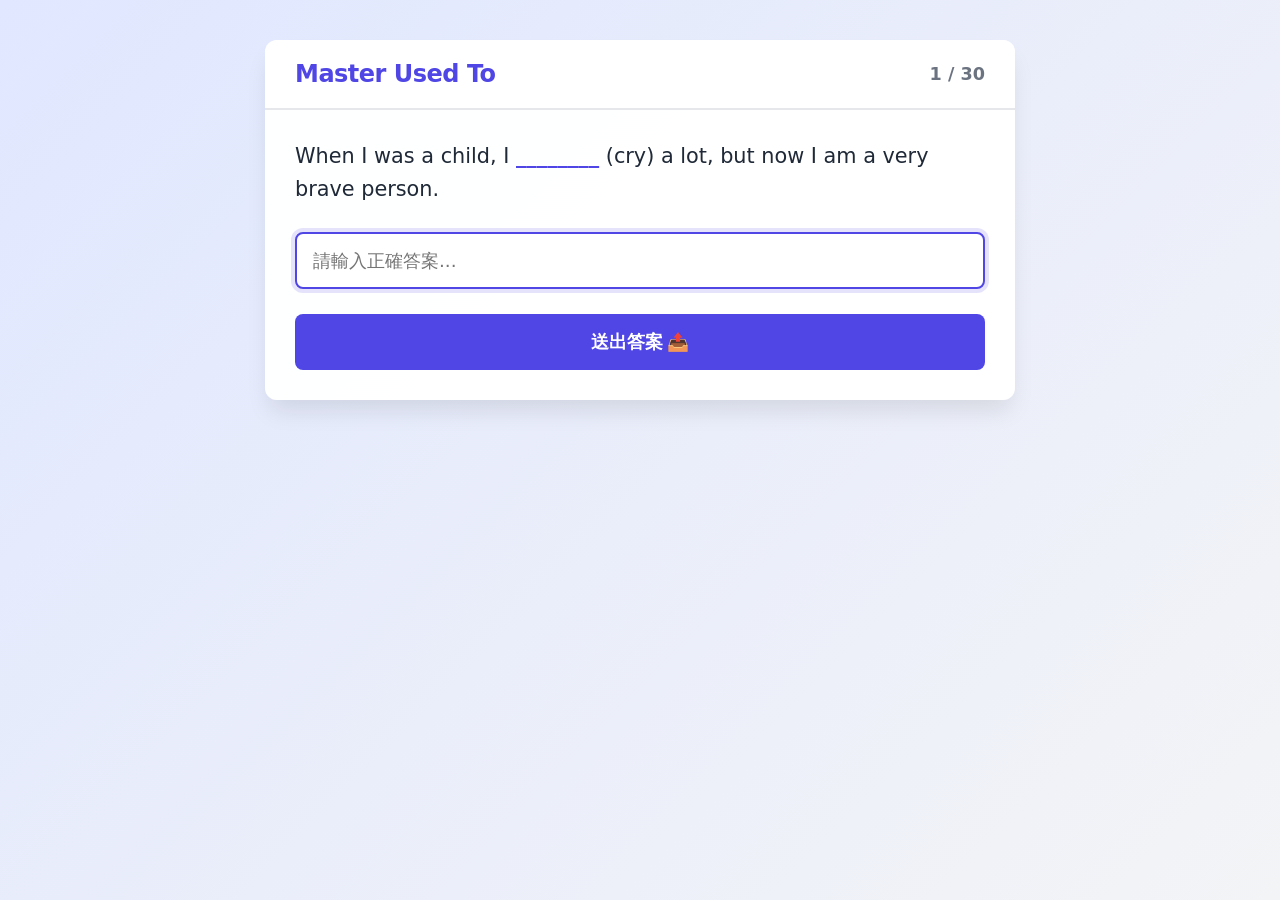
<file: grammar/used_to/index.html>
<!DOCTYPE html>
<html lang="zh-TW">
<head>
    <meta charset="UTF-8">
    <meta name="viewport" content="width=device-width, initial-scale=1.0">
    <title>Master Used To</title>
    <style>
        :root {
            --primary: #4F46E5; --primary-hover: #4338CA;
            --success: #10B981; --success-bg: #ECFDF5;
            --danger: #EF4444; --danger-bg: #FEF2F2;
            --text-main: #1F2937; --text-muted: #6B7280;
            --highlight-verb: #E11D48; --highlight-ing: #9333EA;  
            --radius: 12px; --transition: all 0.3s ease;
        }

        * { margin: 0; padding: 0; box-sizing: border-box; }

        body {
            font-family: 'Segoe UI', system-ui, -apple-system, sans-serif;
            background: linear-gradient(135deg, #e0e7ff 0%, #f3f4f6 100%);
            color: var(--text-main); min-height: 100vh;
            display: flex; align-items: flex-start; justify-content: center;
            padding: 40px 20px;
        }

        .app-container {
            background: rgba(255, 255, 255, 0.98);
            border-radius: var(--radius);
            box-shadow: 0 15px 25px -5px rgba(0,0,0,0.1);
            width: 100%; max-width: 750px; overflow: hidden; position: relative;
        }

        header {
            display: flex; justify-content: space-between; align-items: center;
            padding: 20px 30px; border-bottom: 2px solid #E5E7EB;
            position: sticky; top: 0; background: rgba(255, 255, 255, 0.9);
            backdrop-filter: blur(12px); z-index: 100;
        }

        h1 { font-size: 1.5rem; color: var(--primary); font-weight: 800; letter-spacing: -0.5px;}
        .progress { font-weight: 600; color: var(--text-muted); font-size: 1.1rem; }

        .main-content { padding: 30px; }
        .question-text { font-size: 1.3rem; line-height: 1.6; margin-bottom: 25px; font-weight: 500; }

        .input-group input, .input-group textarea {
            width: 100%; padding: 16px; font-size: 1.15rem;
            border: 2px solid #D1D5DB; border-radius: 8px; outline: none; font-family: inherit;
        }
        .input-group input:focus, .input-group textarea:focus {
            border-color: var(--primary); box-shadow: 0 0 0 4px rgba(79, 70, 229, 0.15);
        }

        .feedback { margin-top: 25px; display: none; animation: slideDown 0.4s ease-out forwards; }
        .feedback-header { display: flex; align-items: center; gap: 10px; font-size: 1.25rem; font-weight: bold; margin-bottom: 15px; }
        .feedback.correct .feedback-header { color: var(--success); }
        .feedback.wrong .feedback-header { color: var(--danger); }
        .feedback.info .feedback-header { color: #2563EB; }

        .answer-list { display: flex; flex-direction: column; gap: 12px; margin-bottom: 20px; }
        .answer-card { background: #F9FAFB; border: 1px solid #E5E7EB; border-left: 5px solid var(--primary); padding: 15px 20px; border-radius: 8px; }
        .answer-card.wrong-input { border-left-color: var(--danger); background: var(--danger-bg); }
        .answer-label { font-size: 0.85rem; font-weight: 700; color: var(--primary); text-transform: uppercase; margin-bottom: 8px; display: block; }
        .answer-content { font-size: 1.2rem; color: var(--text-main); font-weight: 700; }

        .verb-focus { color: var(--highlight-verb); }
        .verb-replaceable { color: var(--highlight-verb); text-decoration: underline; text-decoration-thickness: 3px; text-underline-offset: 4px; }
        .replaceable { color: inherit; text-decoration: underline; text-decoration-thickness: 3px; text-underline-offset: 4px; }
        .ing-suffix { color: var(--highlight-ing); }

        .eagle-eye { background: #FEF3C7; border: 1px solid #FDE68A; padding: 18px; border-radius: 8px; color: #92400E; font-size: 1.05rem; }
        .eagle-eye h4 { margin: 0 0 8px 0; color: #B45309; font-size: 1.15rem; display: flex; align-items: center; gap: 6px; }
        .eagle-eye p { margin: 0 0 8px 0; line-height: 1.6; }
        .eagle-eye p:last-child { margin-bottom: 0; }
        .eagle-eye strong { color: #78350F; background: #FDE68A; padding: 0 4px; border-radius: 4px; }

        .btn { background: var(--primary); color: white; border: none; padding: 16px; font-size: 1.1rem; font-weight: 600; border-radius: 8px; cursor: pointer; margin-top: 25px; width: 100%; }
        .btn:hover { background: var(--primary-hover); transform: translateY(-2px); box-shadow: 0 4px 12px rgba(79, 70, 229, 0.2); }

        @keyframes slideDown { from { opacity: 0; transform: translateY(-10px); } to { opacity: 1; transform: translateY(0); } }
        .fade-out { opacity: 0; transition: opacity 0.3s; }
        .fade-in { opacity: 1; transition: opacity 0.3s; }

        .result-screen { text-align: center; display: none; padding: 40px 20px; }
        .score-circle {
            width: 140px; height: 140px; border-radius: 50%; background: var(--primary); color: white;
            display: flex; align-items: center; justify-content: center; font-size: 3rem; font-weight: bold;
            margin: 0 auto 25px; box-shadow: 0 10px 25px rgba(79, 70, 229, 0.4);
        }

        /* 🖨️ PDF 列印專屬樣式 */
        #print-area { display: none; }
        @media print {
            body { background: white !important; padding: 0 !important; margin: 0 !important; }
            .app-container { display: none !important; }
            #print-area { display: block !important; width: 100%; color: black; font-family: 'Segoe UI', sans-serif; }
            @page { margin: 1.5cm; }
            .print-header { text-align: center; border-bottom: 2px solid #333; margin-bottom: 25px; padding-bottom: 15px; }
            .print-header h1 { color: #1F2937; font-size: 24pt; margin-bottom: 5px; }
            .print-header h2 { color: #4F46E5; font-size: 18pt; margin-bottom: 5px; }
            .print-q-card { page-break-inside: avoid; border: 1px solid #E5E7EB; border-radius: 8px; padding: 15px; margin-bottom: 20px; }
            .print-q-card h3 { color: #4F46E5; font-size: 14pt; margin-bottom: 10px; border-bottom: 1px solid #eee; padding-bottom: 5px; }
            .print-q-text { font-size: 12pt; font-weight: bold; margin-bottom: 10px; }
            .print-ans { font-size: 11pt; margin-bottom: 5px; }
            .print-explanation { background: #F9FAFB !important; border-left: 4px solid #F59E0B !important; padding: 10px; margin-top: 15px; font-size: 11pt; }
            * { -webkit-print-color-adjust: exact !important; print-color-adjust: exact !important; }
        }
    </style>
</head>
<body>

<div class="app-container" id="app">
    <header>
        <h1>Master Used To</h1>
        <div class="progress"><span id="currentIdx">-</span> / <span id="totalQuestions">-</span></div>
    </header>
    <main class="main-content" id="quiz-area"></main>
    <div class="result-screen" id="result-area">
        <div class="score-circle" id="final-score">100</div>
        <h2 style="font-size: 1.8rem; margin-bottom: 10px;">測驗完成！</h2>
        <p id="score-msg" style="margin: 15px 0 20px; font-size: 1.1rem; color: var(--text-muted); line-height: 1.5;"></p>
        <button class="btn" style="background: #2563EB;" id="exportPdfBtn">📄 下載測驗報告 (Export PDF)</button>
        <button class="btn" onclick="location.reload()" style="background: #6B7280; margin-top: 15px;">🔄 重新挑戰</button>
    </div>
</div>

<div id="print-area"></div>

<script>
const v = (t) => `<span class="verb-focus">${t}</span>`;
const rv = (t) => `<span class="verb-replaceable">${t}</span>`;
const u = (t) => `<span class="replaceable">${t}</span>`;
const ing = (t) => `<span class="ing-suffix">${t}</span>`;
const sp = `&nbsp;&nbsp;`; 

const quizData = [
    // === 第 1 到 15 題 ===
    { 
        type: "fill", text: "When I was a child, I ________ (cry) a lot, but now I am a very brave person.", 
        answers: ["used to cry"], display: [{ label: "唯一正解", text: `${v("used")}${sp}to${sp}cry` }], 
        explanation: "<h4>🦅 鷹眼文法解密</h4><p>關鍵字是 <strong>but now</strong>，表示過去經常發生、但現在沒有的動作。</p><p>這裡的 <strong>used</strong> 是真正的「過去式動詞」，後面的 to 是不定詞，所以只能加原形動詞 cry。</p>" 
    },
    { 
        type: "fill", text: "After she moved to Taipei, it took her several months to ________ (take) the MRT during rush hour.", 
        answers: ["get used to taking", "become used to taking", "be used to taking", "get accustomed to taking", "be accustomed to taking"], 
        display: [{ label: "可能性 A (適應過程)", text: `${rv("get/become")}${sp}${u("used/accustomed")}${sp}to${sp}tak${ing("ing")}` }, { label: "可能性 B (習慣狀態)", text: `${v("be")}${sp}${u("used/accustomed")}${sp}to${sp}tak${ing("ing")}` }], 
        explanation: "<h4>🦅 鷹眼文法解密</h4><p>關鍵字 <strong>took her several months</strong>，強調花費數個月經歷「漸漸適應」或最終達到「習慣」皆合理。</p><p>注意！這裡的 <strong>get / become / be</strong> 才是真正的動詞；而 <strong>used / accustomed</strong> 其實是形容詞，後方的 to 是介系詞，必須接動名詞 (V-ing)！</p>" 
    },
    { 
        type: "fill", text: "If you live in a cold country, you usually ________ (wear) heavy coats in winter; it feels completely normal to you.", 
        answers: ["are used to wearing", "are accustomed to wearing"], 
        display: [{ label: "習慣的狀態", text: `${v("are")}${sp}${u("used/accustomed")}${sp}to${sp}wear${ing("ing")}` }], 
        explanation: "<h4>🦅 鷹眼文法解密</h4><p>關鍵字 <strong>feels completely normal</strong>。這表示已經對這件事「習以為常」，處於靜態事實的習慣狀態。</p>" 
    },
    { 
        type: "fill", text: "He was very lazy in the past. Before he joined the army, he ________ (wake) up at noon every day.", 
        answers: ["used to wake", "was used to waking", "was accustomed to waking"], 
        display: [{ label: "可能性 A (過去動作)", text: `${v("used")}${sp}to${sp}wake` }, { label: "可能性 B (生理時鐘狀態)", text: `${v("was")}${sp}${u("used/accustomed")}${sp}to${sp}wak${ing("ing")}` }], 
        explanation: "<h4>🦅 鷹眼文法解密</h4><p>語境強調過去每天的「常態動作」(used to wake) 或是過去生理時鐘處於「習慣睡到中午的狀態」(was used to waking)，兩者皆通。</p><p>紅色的字才是決定句子時態的靈魂！</p>" 
    },
    { 
        type: "fill", text: "I didn't like bitter drinks at first, but while I worked at the cafe, I slowly ________ (drink) black coffee.", 
        answers: ["got used to drinking", "became used to drinking", "got accustomed to drinking", "became accustomed to drinking"], 
        display: [{ label: "適應的過程 (過去式)", text: `${rv("got/became")}${sp}${u("used/accustomed")}${sp}to${sp}drink${ing("ing")}` }], 
        explanation: "<h4>🦅 鷹眼文法解密</h4><p>關鍵字 <strong>slowly</strong>，強調從不喜歡到喜歡的「適應過程」。</p><p>配合上下文 worked，真正的動詞必須跟著變化為過去式 <strong>got 或 became</strong>。</p>" 
    },
    { 
        type: "fill", text: "As soon as the new policy started, the employees had to ________ (work) from home immediately.", 
        answers: ["get used to working", "become used to working", "get accustomed to working", "become accustomed to working"], 
        display: [{ label: "必須經歷的過程", text: `${rv("get/become")}${sp}${u("used/accustomed")}${sp}to${sp}work${ing("ing")}` }], 
        explanation: "<h4>🦅 鷹眼文法解密</h4><p>關鍵字 <strong>had to</strong>。助動詞後接原形動詞，語境強調面臨新政策時必須去「適應」的過程。</p>" 
    },
    { 
        type: "fill", text: "She was born into a wealthy family, so she ________ (stay) in luxury hotels.", 
        answers: ["is accustomed to staying", "was accustomed to staying", "is used to staying", "was used to staying", "used to stay"], 
        display: [{ label: "可能性 A (長期的習慣)", text: `${rv("is/was")}${sp}${u("used/accustomed")}${sp}to${sp}stay${ing("ing")}` }, { label: "可能性 B (過去經常住)", text: `${v("used")}${sp}to${sp}stay` }], 
        explanation: "<h4>🦅 鷹眼文法解密</h4><p>這是鑑別度極高的一題！</p><p>填「長期處於習慣狀態 (is/was used to V-ing)」或「過去經常發生的常態 (used to V)」在語意上都完全正確！語言是靈活的，端看你想表達什麼情境。</p>" 
    },
    { 
        type: "fill", text: "When my grandfather was young, he ________ (write) letters to my grandmother, but now they just use LINE.", 
        answers: ["used to write"], display: [{ label: "過去常態", text: `${v("used")}${sp}to${sp}write` }], 
        explanation: "<h4>🦅 鷹眼文法解密</h4><p>關鍵字 <strong>but now</strong>。標準的「過去習慣、現在不再」，接原形動詞。</p>" 
    },
    { 
        type: "fill", text: "It is very noisy outside, but the baby is sleeping peacefully. He ________ (hear) the traffic noise.", 
        answers: ["is used to hearing", "is accustomed to hearing"], 
        display: [{ label: "免疫/習慣的狀態", text: `${v("is")}${sp}${u("used/accustomed")}${sp}to${sp}hear${ing("ing")}` }], 
        explanation: "<h4>🦅 鷹眼文法解密</h4><p>關鍵字 <strong>sleeping peacefully</strong>。面對噪音還能安睡，代表處於「對噪音免疫」的習慣狀態。</p>" 
    },
    { 
        type: "fill", text: "Before smartphones were popular, people ________ (memorize) their friends' phone numbers.", 
        answers: ["used to memorize", "were used to memorizing", "were accustomed to memorizing"], 
        display: [{ label: "可能性 A (過去動作)", text: `${v("used")}${sp}to${sp}memorize` }, { label: "可能性 B (過去習慣狀態)", text: `${v("were")}${sp}${u("used/accustomed")}${sp}to${sp}memoriz${ing("ing")}` }], 
        explanation: "<h4>🦅 鷹眼文法解密</h4><p>在描述過去的事情時，「過去常常做某事」和「過去對某事已經習以為常」，在語意上往往都能完美符合上下文。不要死背單一解答！</p>" 
    },
    { 
        type: "fill", text: "After a few weeks of practice, the foreign student finally ________ (use) chopsticks.", 
        answers: ["got used to using", "became used to using", "got accustomed to using", "became accustomed to using", "was used to using", "was accustomed to using"], 
        display: [{ label: "可能性 A (終於適應的過程)", text: `${rv("got/became")}${sp}${u("used/accustomed")}${sp}to${sp}us${ing("ing")}` }, { label: "可能性 B (終於達到的狀態)", text: `${v("was")}${sp}${u("used/accustomed")}${sp}to${sp}us${ing("ing")}` }], 
        explanation: "<h4>🦅 鷹眼文法解密</h4><p>關鍵字 <strong>finally</strong>。經歷幾週後，終於「適應了（過程）」或達到了「習慣的狀態」，皆符合語意。</p>" 
    },
    { 
        type: "fill", text: "I felt terrible yesterday because I ________ (not / walk) such a long distance. My legs are usually quite weak.", 
        answers: ["was not used to walking", "was not accustomed to walking"], 
        display: [{ label: "不習慣的狀態", text: `${v("was")}${sp}not${sp}${u("used/accustomed")}${sp}to${sp}walk${ing("ing")}` }], 
        explanation: "<h4>🦅 鷹眼文法解密</h4><p>昨天覺得很痛苦，是因為當時身體處於「不習慣走那麼遠的狀態」。</p>" 
    },
    { 
        type: "fill", text: "If you want to be a doctor, you must ________ (see) blood. It is part of the job training.", 
        answers: ["get used to seeing", "become used to seeing", "get accustomed to seeing", "become accustomed to seeing", "be used to seeing", "be accustomed to seeing"], 
        display: [{ label: "可能性 A (適應過程)", text: `${rv("get/become")}${sp}${u("used/accustomed")}${sp}to${sp}see${ing("ing")}` }, { label: "可能性 B (心裡狀態)", text: `${v("be")}${sp}${u("used/accustomed")}${sp}to${sp}see${ing("ing")}` }], 
        explanation: "<h4>🦅 鷹眼文法解密</h4><p>必須經歷「適應見血的過程」或具備「習慣見血的狀態」皆可。</p>" 
    },
    { 
        type: "fill", text: "While we lived in the countryside, we ________ (grow) our own vegetables in the backyard, but we stopped doing that when we moved to the city.", 
        answers: ["used to grow"], display: [{ label: "過去常態", text: `${v("used")}${sp}to${sp}grow` }], 
        explanation: "<h4>🦅 鷹眼文法解密</h4><p>關鍵字 <strong>we stopped doing that</strong>。明確表示過去有、現在沒有的動作。</p>" 
    },
    { 
        type: "fill", text: "She hated spicy food. She ________ (not / eat) it until she visited Thailand. Now, she eats it every day.", 
        answers: ["was not used to eating", "was not accustomed to eating", "didn't use to eat", "didn't used to eat"], 
        display: [{ label: "可能性 A (不習慣的狀態)", text: `${v("was")}${sp}not${sp}${u("used/accustomed")}${sp}to${sp}eat${ing("ing")}` }, { label: "可能性 B (沒有這習慣)", text: `didn't${sp}${v("use")}${sp}to${sp}eat` }], 
        explanation: "<h4>🦅 鷹眼文法解密</h4><p>否定用法的精華題！</p><p>去泰國前，身體處於「不習慣狀態」(was not used to V-ing)，或是根本「沒有吃辣的習慣」(didn't use to V)，兩者皆符合邏輯。留意 didn't 後面的 use 通常不加 d。</p>" 
    },
    // === 第 16 到 30 題 ===
    { 
        type: "fill", text: "The CEO ________ (give) speeches in front of thousands of people; he never feels nervous.", 
        answers: ["is accustomed to giving", "is used to giving"], 
        display: [{ label: "駕輕就熟的狀態", text: `${v("is")}${sp}${u("used/accustomed")}${sp}to${sp}giv${ing("ing")}` }], 
        explanation: "<h4>🦅 鷹眼文法解密</h4><p>關鍵字 <strong>never feels nervous</strong>。代表對這件事情駕輕就熟的習慣狀態。</p>" 
    },
    { 
        type: "fill", text: "As soon as the summer vacation started, I found that my body ________ (stay) up late.", 
        answers: ["was used to staying", "was accustomed to staying", "got used to staying", "became used to staying"], 
        display: [{ label: "可能性 A (處於習慣狀態)", text: `${v("was")}${sp}${u("used/accustomed")}${sp}to${sp}stay${ing("ing")}` }, { label: "可能性 B (已養成習慣)", text: `${rv("got/became")}${sp}${u("used/accustomed")}${sp}to${sp}stay${ing("ing")}` }], 
        explanation: "<h4>🦅 鷹眼文法解密</h4><p>發現身體當時「已經處於習慣熬夜的狀態」或「不知不覺養成了這習慣」。</p><p>兩者的差別只在於你想強調的是「靜態事實 (be)」還是「動態變化 (get/become)」。</p>" 
    },
    { 
        type: "fill", text: "When I started my diet, I was always hungry because I ________ (eat) large meals.", 
        answers: ["was used to eating", "was accustomed to eating", "used to eat"], 
        display: [{ label: "可能性 A (習慣大餐的狀態)", text: `${v("was")}${sp}${u("used/accustomed")}${sp}to${sp}eat${ing("ing")}` }, { label: "可能性 B (常吃大餐的動作)", text: `${v("used")}${sp}to${sp}eat` }], 
        explanation: "<h4>🦅 鷹眼文法解密</h4><p>剛開始節食會餓，是因為過去「習慣吃大餐的狀態」或過去「經常吃大餐的動作」。</p>" 
    },
    { 
        type: "fill", text: "Before they bought a car, they ________ (ride) bicycles to work every morning.", 
        answers: ["used to ride", "were used to riding", "were accustomed to riding"], 
        display: [{ label: "可能性 A (過去常態)", text: `${v("used")}${sp}to${sp}ride` }, { label: "可能性 B (習慣狀態)", text: `${v("were")}${sp}${u("used/accustomed")}${sp}to${sp}rid${ing("ing")}` }], 
        explanation: "<h4>🦅 鷹眼文法解密</h4><p>描述過去的常態動作或習慣狀態皆可。</p>" 
    },
    { 
        type: "fill", text: "If he transfers to an American school, he ________ (speak) English all day very quickly.", 
        answers: ["gets used to speaking", "becomes used to speaking", "gets accustomed to speaking", "becomes accustomed to speaking"], 
        display: [{ label: "適應的過程", text: `${rv("gets/becomes")}${sp}${u("used/accustomed")}${sp}to${sp}speak${ing("ing")}` }], 
        explanation: "<h4>🦅 鷹眼文法解密</h4><p>關鍵字 <strong>very quickly</strong>，強調適應的「過程」。配合 If 條件句表達推論。</p>" 
    },
    // --- 陷阱區 ---
    { 
        type: "fill", text: "Water is widely used to ________ (generate) electricity, but modern people are not used to ________ (live) without power for even a day. (用空格分開)", 
        answers: ["generate living", "generate, living", "generate,living"], 
        display: [{ label: "第1格 (被用來：接原形)", text: `generate` }, { label: "第2格 (習慣：接動名詞)", text: `liv${ing("ing")}` }], 
        explanation: "<h4>🦅 鷹眼防呆陷阱：黃金雙格對比</h4><p>前半句的水是無生命物體，是<strong>「被用來」發電的</strong>，這是一般被動語態，to 為不定詞接原形。</p><p>後半句的現代人是<strong>「不習慣」沒電的生活</strong>，處於習慣狀態，to 為介系詞接動名詞！</p>" 
    },
    { 
        type: "fill", text: "Nowadays, artificial intelligence is frequently used to ________ (analyze) large amounts of data in a few seconds.", 
        answers: ["analyze"], display: [{ label: "被動語態陷阱 (接原形)", text: `analyze` }], 
        explanation: "<h4>🦅 鷹眼防呆陷阱</h4><p>看到 is used to 不要馬上膝跳反射加 V-ing！</p><p>AI 是人類發明的工具，它是<strong>「被頻繁用來」</strong>分析數據的，因此是被動語態，必須接原形動詞 analyze。</p>" 
    },
    { 
        type: "fill", text: "Unlike regular dogs, sled dogs in the Arctic are used to ________ (pull) heavy sleds in the freezing snow.", 
        answers: ["pulling"], display: [{ label: "習慣的狀態 (接 V-ing)", text: `pull${ing("ing")}` }], 
        explanation: "<h4>🦅 鷹眼防呆陷阱：動物主詞</h4><p>主詞雖然是動物（雪橇犬），但這裡強調牠們為了生存，身體機能有別於一般狗，已經<strong>「習慣於」</strong>在冰天雪地拉雪橇的狀態，而非單純被利用，因此接 V-ing。</p>" 
    },
    { 
        type: "fill", text: "In the chemistry lab, this special equipment is carefully used to ________ (measure) the exact temperature of the liquid.", 
        answers: ["measure"], display: [{ label: "被動語態陷阱 (接原形)", text: `measure` }], 
        explanation: "<h4>🦅 鷹眼防呆陷阱：副詞干擾</h4><p>設備 (equipment) 是「被用來」測量的。出題老師故意在中間卡了一個副詞 <strong>carefully</strong> 來干擾視覺，但 to 依然是不定詞，堅定地接原形動詞 measure 吧！</p>" 
    },
    { 
        type: "fill", text: "In the movie, the innocent boy was used to ________ (steal) valuable information for the bad guys.", 
        answers: ["steal"], display: [{ label: "被動語態大魔王 (接原形)", text: `steal` }], 
        explanation: "<h4>🦅 鷹眼終極大魔王</h4><p>這題殺傷力 100%！主詞明明是人 (innocent boy)，但請仔細看語意：「這個男孩被壞人利用來偷取情報」。</p><p>男孩<strong>「被當作犯罪工具」</strong>，屬於被動語態，所以必須接原形動詞！千萬別看到人就無腦加 V-ing！</p>" 
    },
    // --- 翻譯區 ---
    { 
        type: "translation", text: "當我小時候，我過去經常在下雨天時去公園玩水。(包含 when / used to)", 
        answers: ["When I was a child, I used to play in the water at the park on rainy days."], 
        display: [{ label: "參考解答", text: `When I was a child, I ${v("used")}${sp}to${sp}play in the water...` }], 
        explanation: "<h4>🦅 鷹眼文法解密</h4><p>確保 used to 後面接的是原形動詞 play。</p>" 
    },
    { 
        type: "translation", text: "在搬到鄉下之後，他花了一些時間才漸漸習慣早起。(包含 after / get used to)", 
        answers: ["After moving to the country, it took him some time to get used to waking up early."], 
        display: [{ label: "參考解答", text: `After moving to the country, it took him some time to${sp}${rv("get/become")}${sp}${u("used")}${sp}to${sp}wak${ing("ing")} up early.` }], 
        explanation: "<h4>🦅 鷹眼文法解密</h4><p>after 若直接接 V-ing (moving)，需注意主要子句的主詞必須一致；且片語中的 to 後面必須接動名詞 waking。</p>" 
    },
    { 
        type: "translation", text: "直到她上大學之前，她都不習慣自己洗衣服。(包含 until / be used to)", 
        answers: ["She was not used to washing her own clothes until she went to college."], 
        display: [{ label: "參考解答", text: `She ${v("was")}${sp}not${sp}${u("used")}${sp}to${sp}wash${ing("ing")} her own clothes until she went to college.` }], 
        explanation: "<h4>🦅 鷹眼文法解密</h4><p>測試 not... until 的句型邏輯，且時態必須是過去式 was。</p>" 
    },
    { 
        type: "translation", text: "當他在國外工作時，他漸漸習慣了吃冷的三明治當午餐。(包含 while / get used to)", 
        answers: ["While he worked abroad, he got used to eating cold sandwiches for lunch."], 
        display: [{ label: "參考解答", text: `While he worked abroad, he ${rv("got/became")}${sp}${u("used")}${sp}to${sp}eat${ing("ing")} cold sandwiches...` }], 
        explanation: "<h4>🦅 鷹眼文法解密</h4><p>既然是「漸漸習慣」，get 必須改為過去式 got；且 to 之後接 eating。</p>" 
    },
    { 
        type: "translation", text: "如果你是一位專業的編輯，你通常已經習慣於挑出文章中的錯誤。(包含 if)", 
        answers: ["If you are a professional editor, you are usually accustomed to picking out errors in articles."], 
        display: [{ label: "參考解答", text: `If you are a professional editor, you ${v("are")}${sp}usually${sp}${u("used/accustomed")}${sp}to${sp}pick${ing("ing")} out errors...` }], 
        explanation: "<h4>🦅 鷹眼文法解密</h4><p>測試 accustomed to 或 used to 後接 V-ing (picking / finding / spotting)。注意 are 才是真正的動詞。</p>" 
    }
];

class QuizApp {
    constructor(data) {
        this.data = data;
        this.currentIndex = 0;
        this.score = 0;
        this.answered = false;
        this.history = []; 
        this.quizArea = document.getElementById('quiz-area');
        
        if(this.data && this.data.length > 0) {
            document.getElementById('totalQuestions').textContent = this.data.length;
        } else {
            this.quizArea.innerHTML = "<h2>⚠️ 系統發生錯誤：題庫無法載入。</h2>";
        }
    }

    init() { this.renderQuestion(); }

    normalizeText(t) { return t.trim().toLowerCase().replace(/\s+/g, ' ').replace(/[.,!?]/g, ''); }

    renderQuestion() {
        this.answered = false;
        const q = this.data[this.currentIndex];
        document.getElementById('currentIdx').textContent = this.currentIndex + 1;

        const isFill = q.type === 'fill';
        const replaceStr = '<span style="color:var(--primary); font-weight:bold;">________</span>';
        const htmlStr = `
            <div class="question-text">${q.text.replace('________', replaceStr)}</div>
            <div class="input-group">
                ${isFill ? '<input type="text" id="userInput" placeholder="請輸入正確答案..." autocomplete="off">' : '<textarea id="userInput" rows="3" placeholder="請寫下你的翻譯..."></textarea>'}
            </div>
            <div id="feedbackBox" class="feedback"></div>
            <button class="btn" id="submitBtn">${isFill ? '送出答案 📤' : '核對解答 🔍'}</button>
        `;
        this.quizArea.innerHTML = htmlStr;
        
        if (isFill) {
            document.getElementById('userInput').addEventListener('keypress', (e) => {
                if (e.key === 'Enter') this.handleAction();
            });
        }
        document.getElementById('userInput').focus();
        document.getElementById('submitBtn').addEventListener('click', () => this.handleAction());
    }

    generateAnswerCardsHTML(displayData) {
        return displayData.map(item => `
            <div class="answer-card">
                <span class="answer-label">${item.label}</span>
                <div class="answer-content">${item.text}</div>
            </div>
        `).join('');
    }

    handleAction() {
        if (this.answered) {
            this.nextQuestion();
            return;
        }

        const q = this.data[this.currentIndex];
        const inputStr = document.getElementById('userInput').value;
        const feedbackBox = document.getElementById('feedbackBox');
        const submitBtn = document.getElementById('submitBtn');

        this.answered = true;
        feedbackBox.style.display = 'block';
        const cardsHTML = this.generateAnswerCardsHTML(q.display);
        
        let isCorrect = null;

        if (q.type === 'fill') {
            isCorrect = q.answers.some(ans => this.normalizeText(ans) === this.normalizeText(inputStr));
            if (isCorrect) {
                this.score++;
                feedbackBox.className = 'feedback correct';
                feedbackBox.innerHTML = `<div class="feedback-header">✅ 完全正確！</div><div class="answer-list">${cardsHTML}</div><div class="eagle-eye">${q.explanation}</div>`;
            } else {
                feedbackBox.className = 'feedback wrong';
                feedbackBox.innerHTML = `<div class="feedback-header">❌ 發現盲點！</div>
                    <div class="answer-list"><div class="answer-card wrong-input"><span class="answer-label" style="color:var(--danger)">你的答案</span><div class="answer-content" style="text-decoration: line-through;">${inputStr || "(未作答)"}</div></div>${cardsHTML}</div>
                    <div class="eagle-eye">${q.explanation}</div>`;
            }
        } else {
            feedbackBox.className = 'feedback info';
            feedbackBox.innerHTML = `<div class="feedback-header">💡 參考解答</div><div class="answer-list">${cardsHTML}</div><div class="eagle-eye">${q.explanation}</div>`;
        }

        this.history.push({
            q: q,
            inputStr: inputStr,
            isCorrect: isCorrect,
            cardsHTML: cardsHTML
        });

        submitBtn.innerHTML = (this.currentIndex === this.data.length - 1) ? "查看最終成績 🏆" : "下一題 ➡️";
        submitBtn.style.background = "#10B981"; 
        submitBtn.style.boxShadow = "0 4px 12px rgba(16, 185, 129, 0.3)";
    }

    nextQuestion() {
        this.currentIndex++;
        if (this.currentIndex < this.data.length) {
            this.quizArea.classList.add('fade-out');
            setTimeout(() => {
                this.renderQuestion();
                this.quizArea.classList.remove('fade-out');
                this.quizArea.classList.add('fade-in');
            }, 250);
        } else {
            this.showResults();
        }
    }

    showResults() {
        this.quizArea.style.display = 'none';
        const resultArea = document.getElementById('result-area');
        resultArea.style.display = 'block';
        
        const fillQuestionsCount = this.data.filter(q => q.type === 'fill').length;
        this.finalScoreValue = Math.round((this.score / fillQuestionsCount) * 100);
        
        document.getElementById('final-score').textContent = this.finalScoreValue;
        const msgEl = document.getElementById('score-msg');
        if (this.finalScoreValue === 100) msgEl.textContent = "太神啦！完美的 Clean Code 大師！";
        else if (this.finalScoreValue >= 80) msgEl.textContent = "非常優秀！持續重構你的語感盲點！";
        else msgEl.textContent = "多看幾次鷹眼解析，重新 Deploy 你的大腦吧！";
        
        window.scrollTo({ top: 0, behavior: 'smooth' });
        document.getElementById('exportPdfBtn').onclick = () => this.generatePDF();
    }

    generatePDF() {
        const printArea = document.getElementById('print-area');
        let html = `
            <div class="print-header">
                <h1>Master Used To - 鷹眼特訓報告</h1>
                <h2>最終成績：${this.finalScoreValue} 分</h2>
                <p style="color: #6B7280; margin-top: 10px;">測驗時間：${new Date().toLocaleString('zh-TW')}</p>
            </div>
        `;

        this.history.forEach((record, idx) => {
            const isFill = record.q.type === 'fill';
            const icon = isFill ? (record.isCorrect ? '✅' : '❌') : '📝';
            const ansColor = isFill ? (record.isCorrect ? '#10B981' : '#EF4444') : '#2563EB';
            
            html += `
                <div class="print-q-card">
                    <h3>第 ${idx + 1} 題 ${icon}</h3>
                    <div class="print-q-text">${record.q.text}</div>
                    <div class="print-ans">
                        <span style="color: #6B7280;">你的答案：</span> 
                        <strong style="color: ${ansColor};">${record.inputStr || '(未作答)'}</strong>
                    </div>
                    <div class="print-explanation">
                        <div style="margin: 10px 0; font-family: monospace; font-size: 13pt;">${record.cardsHTML.replace(/<div class="answer-card">/g, '<div style="margin-bottom:8px;">')}</div>
                        <div style="color: #4B5563;">${record.q.explanation}</div>
                    </div>
                </div>
            `;
        });

        printArea.innerHTML = html;
        window.print();
    }
}

window.addEventListener('DOMContentLoaded', () => {
    const app = new QuizApp(quizData);
    app.init();
});
</script>
</body>
</html>
</file>
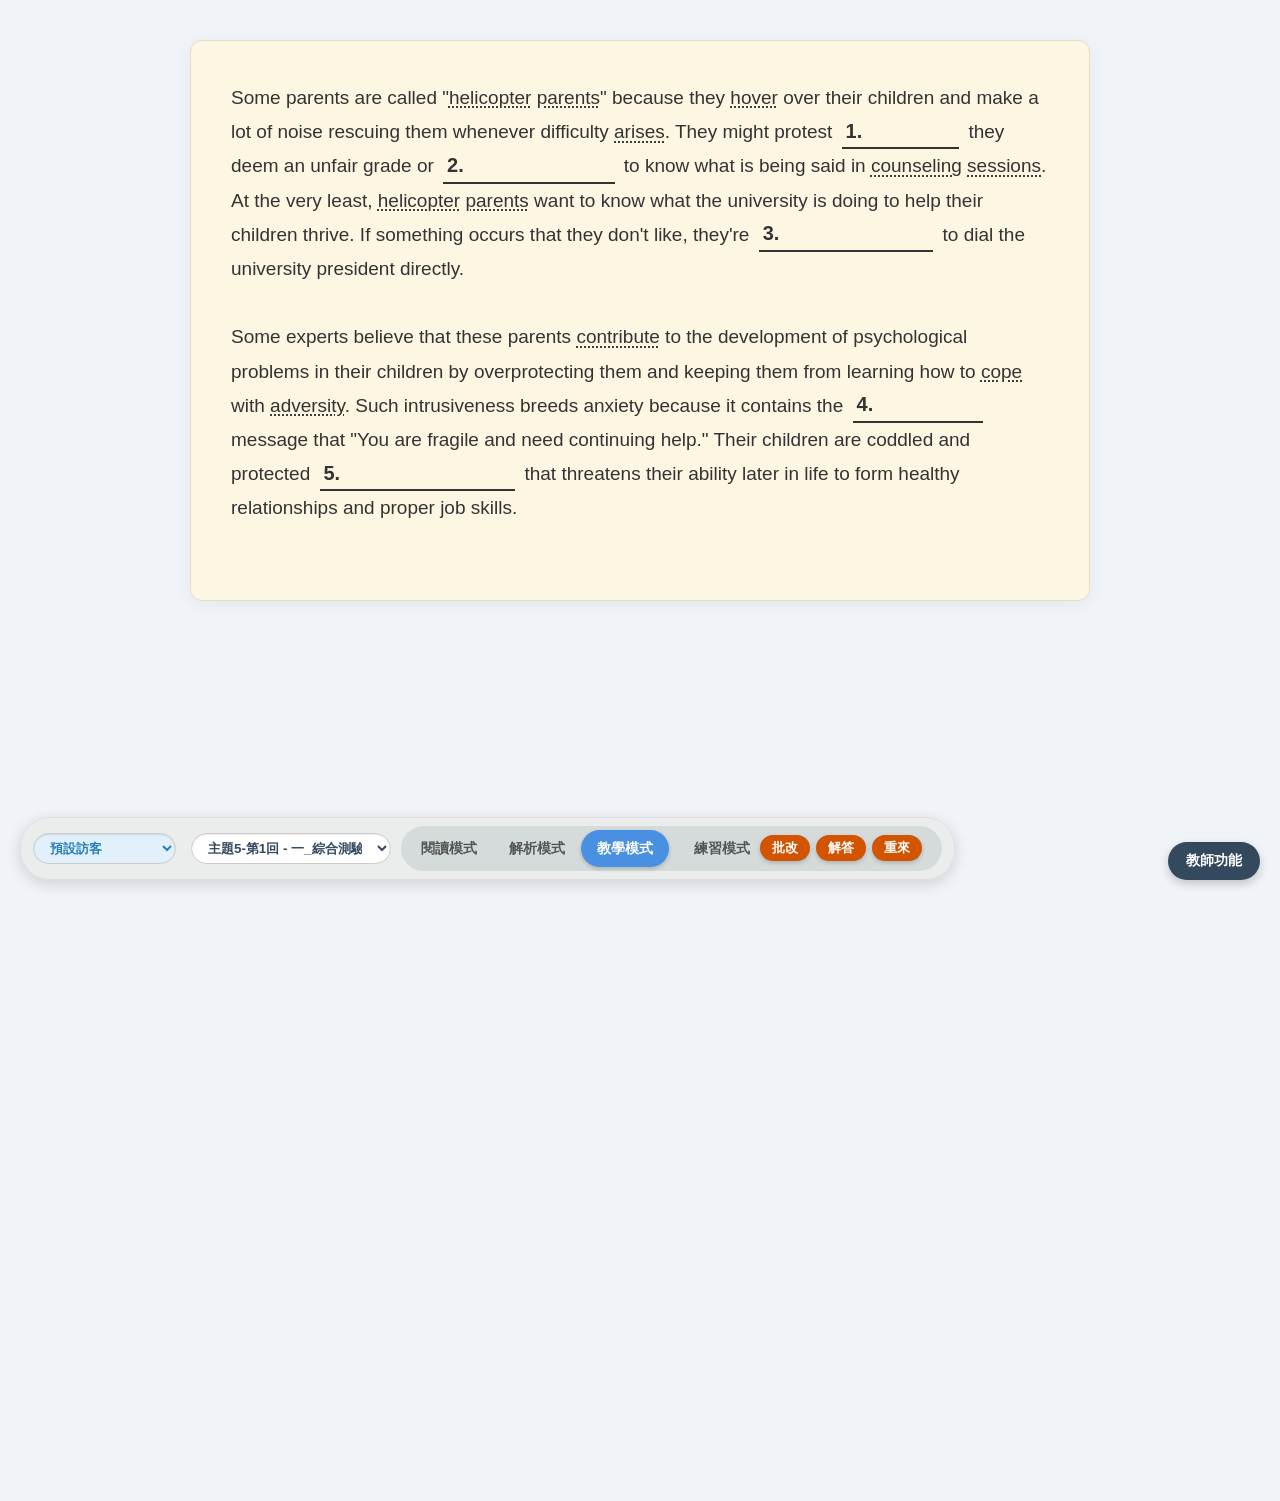
<file: SHS-Cloze/unit05/index.html>
<!DOCTYPE html>
<html lang="zh-TW">
<head>
    <meta charset="UTF-8">
    <meta name="viewport" content="width=device-width, initial-scale=1.0">
    <title>互動式克漏字教學系統 V15.0 (結構化資料版)</title>
    <link rel="stylesheet" href="./css/style.css">
</head>
<body>

    <div id="modeDraggable" class="floating-mode-panel fit-content">
        <select id="topicSelector" class="topic-selector" onmousedown="event.stopPropagation()" ontouchstart="event.stopPropagation()" onchange="switchTopic(this.value)">
        </select>
        
        <div class="mode-switch-container flex-fit">
            <div id="modeReading" class="mode-btn mode-inactive fit-auto" onclick="setMode('reading')">閱讀模式</div>
            <div id="modeExplain" class="mode-btn mode-active fit-auto" onclick="setMode('explain')">解析模式</div>
            
            <div id="modePractice" class="mode-btn mode-inactive practice-wrapper" onclick="setMode('practice')">
                <span style="white-space: nowrap;">練習模式</span>
                
                <div id="practiceSubBtns" class="practice-sub-btns" onclick="event.stopPropagation()">
                    <button id="checkAllBtn" class="btn-check-all hidden">批改</button>
                    <button id="revealAllBtn" class="btn-check-all hidden">解答</button>
                    <button id="resetAllBtn" class="btn-check-all hidden">重來</button>
                </div>
            </div>
        </div>
    </div>

    <div class="main-wrapper"><div id="contentArea" class="article-container"></div></div>

    <div id="mainModal" class="modal-overlay">
        <div class="modal-content" id="draggableWindow">
            <div class="modal-header" id="modalDragHandle">
                <span class="header-title" id="modalTitleText">標題</span>
                <div class="header-right"><button id="btnShowAnswer" class="btn-solution hidden" onclick="revealCurrentAnswer()">解答</button><span class="modal-close" onclick="closeModal()">&times;</span></div>
            </div>
            <div class="modal-body" id="modalBodyArea">
                <div id="optionsPanel" class="hidden"><div id="optionsList" style="flex:1; overflow-y:auto;"></div><button onclick="submitCurrentAnswer()" class="btn-submit-single">提交答案</button></div>
                <div id="dictViewPanel" class="hidden">
                    <div class="dict-title-row"><span class="dict-title" id="viewTitle">Word</span><button class="btn-speak" onclick="speakWord()" title="朗讀英文">🔊</button></div>
                    <div class="dict-forms" id="viewForms">Forms</div>
                    <div id="viewPhonPos"><span style="font-style: italic; font-size:14px;" id="viewPhonetics">/phon/</span><span style="background:#eee; padding:2px 5px; border-radius:4px; margin-left:10px; font-size:13px;" id="viewPos">n.</span></div>
                    <div style="font-size:17px; font-weight:bold; margin:8px 0;" id="viewMeaning">意思</div>
                    <div class="dict-notes" id="viewNotes">筆記</div>
                </div>
            </div>
        </div>
    </div>

    <div class="teacher-fab-container">
        <button class="fab-btn" onclick="toggleTeacherMenu()">教師功能</button>
        <div id="teacherMenu" class="fab-menu hidden">
            <button class="btn-add" onclick="openAddWordMode()">+ 新增單字</button>
            <button class="btn-save" onclick="saveChanges()">💾 儲存修改</button>
            <button class="btn-csv" onclick="openExportModal()">📥 匯出 CSV</button>
            <button class="btn-csv" onclick="copyCode()" style="background:#f39c12;">📋 複製代碼</button>
        </div>
    </div>

    <script type="module" src="./js/main.js"></script>
</body>
</html>
</file>
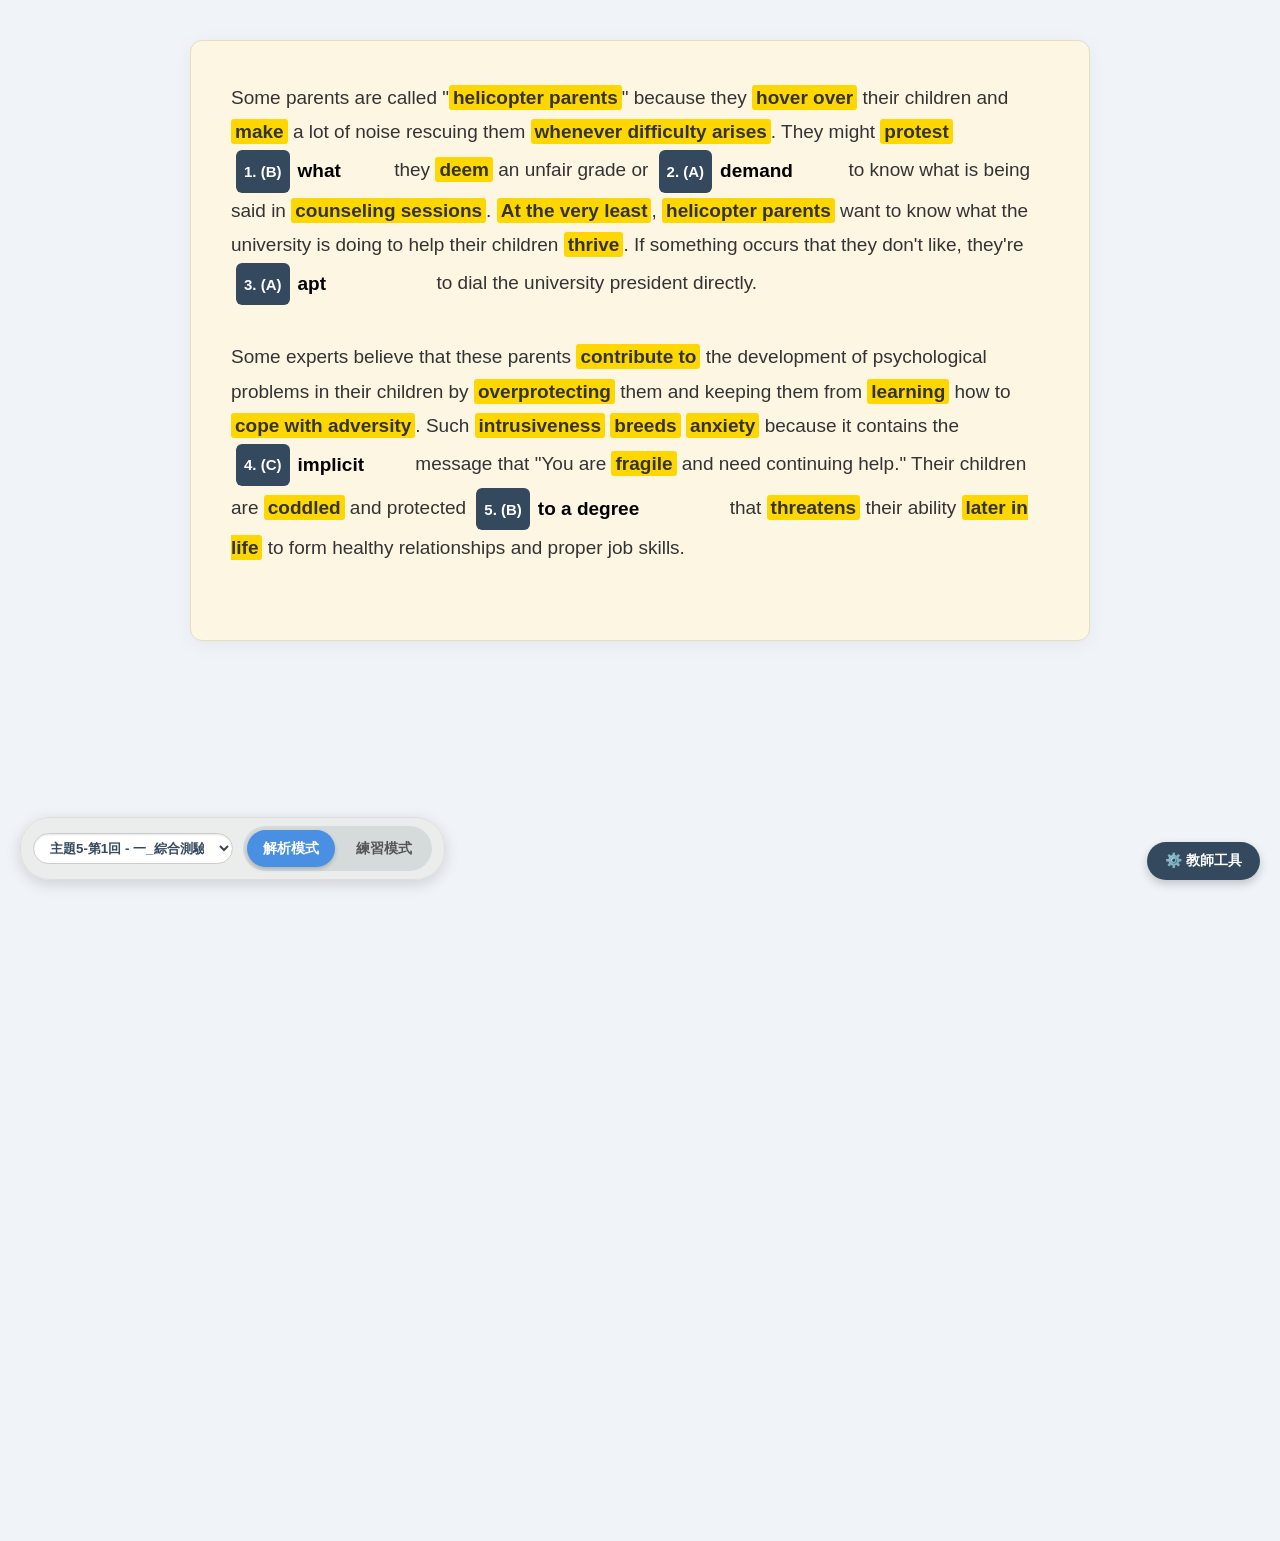
<file: SHS-Cloze/unit05_all/index.html>
<!DOCTYPE html>
<html lang="zh-TW">
<head>
    <meta charset="UTF-8">
    <meta name="viewport" content="width=device-width, initial-scale=1.0">
    <title>互動式克漏字教學系統 V17.0 (穩定單檔版) - 主題 5</title>
    <style>
        :root {
            --primary-color: #4a90e2;
            --correct-color: #2ecc71;
            --wrong-color: #e74c3c;
            --container-bg: #fdf6e3; 
            --text-color: #333;
            --highlight-color: #ffd700;
            --navy: #34495e;
        }

        body {
            font-family: 'Segoe UI', Tahoma, Geneva, Verdana, sans-serif;
            background-color: #f0f4f8;
            color: var(--text-color);
            line-height: 1.8; margin: 0; padding: 0;
        }

        /* --- 懸浮控制模組 --- */
        .floating-mode-panel {
            position: fixed; bottom: 20px; left: 20px; z-index: 900; 
            background: rgba(234, 237, 237, 0.95); padding: 8px 12px; 
            border-radius: 30px; box-shadow: 0 4px 15px rgba(0,0,0,0.15);
            border: 1px solid #ddd; display: flex; flex-direction: row; align-items: center; gap: 10px;
            cursor: move;
        }
        
        .topic-selector {
            padding: 6px 12px; border-radius: 20px; border: 1px solid #ccc; outline: none; 
            font-weight: bold; color: var(--navy); background: #fff; box-shadow: inset 0 1px 2px rgba(0,0,0,0.1); 
            cursor: pointer; max-width: 200px;
        }

        .mode-switch-container { display: flex; align-items: center; gap: 5px; background: #d5dbdb; padding: 4px; border-radius: 30px;}
        .mode-btn { cursor: pointer; padding: 6px 16px; border-radius: 20px; font-size: 14px; font-weight: bold;}
        .mode-active { background-color: var(--primary-color); color: white; box-shadow: 0 2px 4px rgba(0,0,0,0.2);}
        .mode-inactive { color: #555; }
        .mode-inactive:hover { background-color: #caced0; }
        
        .btn-check-all { background-color: #d35400; border: none; color: white; padding: 8px 16px; border-radius: 20px; cursor: pointer; font-size: 14px; font-weight: bold; box-shadow: 0 2px 4px rgba(0,0,0,0.2);}
        .btn-check-all:hover { background-color: #e67e22; }

        /* --- 右下角教師工具箱 --- */
        .teacher-fab-container { position: fixed; bottom: 20px; right: 20px; z-index: 910; display: flex; flex-direction: column-reverse; align-items: flex-end;}
        .fab-btn { 
            background: #34495e; color: white; border: none; padding: 10px 18px; 
            border-radius: 30px; cursor: pointer; font-weight: bold; box-shadow: 0 4px 10px rgba(0,0,0,0.2); font-size: 14px;
        }
        .fab-menu { 
            background: white; margin-bottom: 10px; padding: 10px; border-radius: 8px; 
            box-shadow: 0 5px 20px rgba(0,0,0,0.2); display: flex; flex-direction: column; gap: 8px; border: 1px solid #eee;
        }
        .fab-menu button { padding: 8px 12px; border: none; border-radius: 4px; color: white; cursor: pointer; font-size: 13px; font-weight: bold; text-align: center;}
        .fab-menu .btn-add { background-color: #2980b9; }
        .fab-menu .btn-csv { background-color: #8e44ad; }
        .fab-menu .btn-save { background-color: #2ecc71; }

        /* --- 文章區塊 --- */
        .main-wrapper { max-width: 900px; margin: 40px auto 0; padding: 0 20px 100vh 20px; }
        .article-container { 
            background: var(--container-bg); padding: 40px; border-radius: 12px; 
            border: 1px solid #e5dec1; box-shadow: 0 4px 20px rgba(0,0,0,0.05); font-size: 19px; 
        }
        .dict-highlight { background-color: var(--highlight-color); padding: 2px 4px; border-radius: 3px; cursor: pointer; font-weight: bold; }

        /* --- 填空區塊 --- */
        .cloze-wrapper {
            display: inline-flex; align-items: stretch; background: #e0e0e0;
            border-radius: 6px; cursor: pointer; margin: 0 4px; vertical-align: bottom;
            border: 1px solid #ccc; transition: all 0.2s; overflow: hidden; min-height: 32px; box-sizing: border-box; max-width: 100%; vertical-align: middle;
        }
        .cloze-wrapper:hover { border-color: var(--primary-color); background: #d5d5d5; }
        
        .cloze-label {
            background: var(--primary-color); color: white; font-weight: bold;
            padding: 0 8px; display: flex; align-items: center; justify-content: center; font-size: 15px; flex-shrink: 0;
        }
        .cloze-text { display: inline-flex; padding: 4px 8px; align-items: center; font-weight: bold; color: #333; word-break: break-word;}

        .cloze-wrapper.wrong { background: #e0e0e0; border-color: #ccc; }
        .cloze-wrapper.wrong .cloze-text { color: var(--wrong-color); text-decoration: line-through; }

        .cloze-wrapper.answered-black, .cloze-wrapper.answered-red {
            background: transparent; border-color: transparent; pointer-events: none;
        }
        .cloze-wrapper.answered-black .cloze-label, .cloze-wrapper.answered-red .cloze-label {
            background: var(--navy); border-radius: 6px; 
        }
        .cloze-wrapper.answered-black .cloze-text { color: black; }
        .cloze-wrapper.answered-red .cloze-text { color: var(--wrong-color); }

        /* --- 彈窗設計 --- */
        .modal-overlay { display: none; position: fixed; z-index: 999; left: 0; top: 0; width: 100%; height: 100%; background: rgba(0,0,0,0.15);}
        .modal-content {
            background-color: #fcfcfc; border-radius: 8px; box-shadow: 0 15px 50px rgba(0,0,0,0.4);
            position: absolute; display: flex; flex-direction: column;
            resize: both; overflow: hidden; min-width: 320px;
        }
        
        .modal-header {
            background: #e8e8e8; padding: 6px 12px; cursor: move; 
            display: flex; align-items: center; justify-content: space-between; border-bottom: 1px solid #ccc;
        }
        .header-title { font-weight: bold; color: #444; font-size: 15px; }
        .header-right { display: flex; align-items: center; gap: 12px; }
        .btn-solution { background: #9b59b6; color: white; border: none; padding: 4px 12px; border-radius: 4px; cursor: pointer; font-size: 12px; font-weight: bold; }
        .btn-solution:hover { background: #8e44ad; }
        .modal-close { font-size: 22px; font-weight: bold; color: #999; cursor: pointer; line-height: 1; margin-top: -2px;}

        .modal-body { padding: 15px; overflow-y: auto; flex: 1; display: flex; flex-direction: column; }
        .modal-body.no-padding { padding: 0 !important; }
        
        /* 選項面板樣式 */
        #optionsPanel { flex: 1; display: flex; flex-direction: column; }
        .option-wrapper { 
            display: flex; align-items: center; padding: 12px 15px; margin: 0; 
            background: #fff; border-bottom: 1px solid #eee; cursor: pointer; 
        }
        .option-wrapper:hover { background: #f0f7ff; }
        .option-letter { font-weight: bold; color: var(--primary-color); width: 35px; flex-shrink: 0;}
        .option-text { flex-grow: 1; text-align: left; font-weight: bold; padding-right:10px; line-height: 1.4;}
        .strike-btn { padding: 4px 10px; font-size: 12px; cursor: pointer; background: #fff; border: 1px solid #e74c3c; color: #e74c3c; border-radius: 4px; margin-left: auto; font-weight: bold; flex-shrink: 0;}
        
        .is-selected { background: #eef5ff; box-shadow: inset 4px 0 0 var(--primary-color);}
        .is-struck { background: #fdfdfd !important; cursor: not-allowed !important; }
        .is-struck .option-text, .is-struck .option-letter { text-decoration: line-through; color: #e74c3c; opacity: 0.5; }
        .is-struck .strike-btn { background: #e74c3c; color: #fff; border-color: #e74c3c;}
        .is-confirmed-wrong { background: #fafafa !important; cursor: not-allowed !important; }
        .is-confirmed-wrong .option-text, .is-confirmed-wrong .option-letter { text-decoration: line-through; color: #e74c3c; opacity: 0.5; }
        .is-confirmed-wrong .strike-btn { display: none; }
        .is-correct-answer { background: #f0fdf4 !important; box-shadow: inset 4px 0 0 var(--correct-color); }

        .btn-submit-single { width: 100%; background-color: #f39c12; color: white; border: none; padding: 14px; cursor: pointer; font-weight: bold; font-size: 16px; margin-top: auto;}
        .btn-submit-single:hover { background-color: #e67e22; }

        /* 字典介面 */
        .dict-title-row { display: flex; align-items: center; gap: 10px; margin-bottom: 2px;}
        .dict-title { font-size: 22px; color: var(--primary-color); font-weight: bold; }
        .btn-speak { background: none; border: none; font-size: 20px; cursor: pointer; padding: 0; filter: grayscale(100%); transition: filter 0.2s;}
        .btn-speak:hover { filter: grayscale(0%); transform: scale(1.1); }
        .dict-forms { color: #e67e22; font-weight: bold; font-family: monospace; margin-bottom: 8px; font-size: 14px;}
        .cf-tag { background: #e1f0fa; color: #2980b9; padding: 2px 6px; border-radius: 4px; margin-right: 6px; font-weight: bold; font-size: 13px;}
        .dict-notes { background: #fff3cd; padding: 12px; border-radius: 5px; border-left: 5px solid #ffc107; font-size: 15px;}

        /* 編輯表單 */
        .edit-form-group { margin-bottom: 8px; }
        .edit-form-group label { display: block; font-weight: bold; font-size: 13px; color: #666; margin-bottom: 2px; }
        .edit-form-group input, .edit-form-group textarea, .edit-form-group select { padding: 6px; border: 1px solid #ccc; border-radius: 4px; box-sizing: border-box; font-family: inherit;}
        
        .cf-row { display: flex; gap: 5px; margin-bottom: 5px; align-items: center; }
        .cf-k-select { width: 90px; }
        .cf-v { flex: 1; width: 100%;}
        .cf-row button { background: none; border: none; color: #e74c3c; cursor: pointer; font-size: 16px; margin-left: auto;}
        
        .readonly-input { background-color: #f0f0f0; border: 1px dashed #999 !important; color: #666; cursor: not-allowed; }
        
        /* 系統核心：確保隱藏元素的 CSS 絕對生效，避免面板重疊 */
        .hidden { display: none !important; }
    </style>
</head>
<body>

    <div id="modeDraggable" class="floating-mode-panel">
        <select id="topicSelector" class="topic-selector" onmousedown="event.stopPropagation()" ontouchstart="event.stopPropagation()" onchange="switchTopic(this.value)">
            </select>
        <div class="mode-switch-container">
            <div id="modeExplain" class="mode-btn mode-active" onclick="setMode(true)">解析模式</div>
            <div id="modePractice" class="mode-btn mode-inactive" onclick="setMode(false)">練習模式</div>
        </div>
        <button id="checkAllBtn" class="btn-check-all hidden" onclick="checkAllAnswers()">一鍵批改全卷</button>
    </div>

    <div class="teacher-fab-container" id="teacherTools">
        <div id="teacherMenu" class="fab-menu hidden">
            <span style="font-size:11px; color:#888; text-align:center;">(反白按右鍵可新增)</span>
            <button onclick="openAddWordMode()" class="btn-add">➕ 新增單字</button>
            <button onclick="exportToCSV()" class="btn-csv">📊 匯出表單</button>
            <button onclick="openExportModal()" class="btn-save">📥 儲存更新</button>
        </div>
        <button class="fab-btn" onclick="toggleTeacherMenu()">⚙️ 教師工具</button>
    </div>

    <div class="main-wrapper">
        <div id="contentArea" class="article-container"></div>
    </div>

    <div id="mainModal" class="modal-overlay">
        <div class="modal-content" id="draggableWindow">
            <div class="modal-header" id="modalDragHandle">
                <span class="header-title" id="modalTitleText">標題</span>
                <div class="header-right">
                    <button id="btnShowAnswer" class="btn-solution hidden" onclick="revealCurrentAnswer()">解答</button>
                    <span class="modal-close" onclick="closeModal()">&times;</span>
                </div>
            </div>
            <div class="modal-body" id="modalBodyArea">
                
                <div id="optionsPanel" class="hidden">
                    <div id="optionsList" style="flex:1; overflow-y:auto;"></div>
                    <button onclick="submitCurrentAnswer()" class="btn-submit-single">提交答案</button>
                </div>

                <div id="dictViewPanel" class="hidden">
                    <div class="dict-title-row">
                        <span class="dict-title" id="viewTitle">Word</span>
                        <button class="btn-speak" onclick="speakWord()" title="朗讀英文">🔊</button>
                    </div>
                    <div class="dict-forms" id="viewForms">Forms</div>
                    <div id="viewPhonPos">
                        <span style="font-style: italic; font-size:14px;" id="viewPhonetics">/phon/</span>
                        <span style="background:#eee; padding:2px 5px; border-radius:4px; margin-left:10px; font-size:13px;" id="viewPos">n.</span>
                    </div>
                    <div style="font-size:17px; font-weight:bold; margin:8px 0;" id="viewMeaning">意思</div>
                    <div id="viewCustomContainer" style="margin-bottom:10px; font-size:14px; color:#333;"></div>
                    <div class="dict-notes" id="viewNotes">筆記</div>
                    <button onclick="switchToEdit()" style="margin-top:12px; cursor:pointer; padding:5px 10px; border-radius:4px; border:1px solid #ccc; background:#f9f9f9; font-weight:bold;">✏️ 編輯</button>
                </div>

                <div id="editPanel" class="hidden">
                    <div class="edit-form-group">
                        <label>🔒 系統搜尋鍵 (亮黃燈用)</label>
                        <input type="text" id="editSearchKey" style="width:100%;">
                    </div>
                    <div style="display:flex; gap:10px;">
                        <div class="edit-form-group" style="flex:1">
                            <label>🏷️ 彈窗大標題</label>
                            <input type="text" id="editPopupTitle" style="width:100%;">
                        </div>
                        <div class="edit-form-group" style="flex:1">
                            <label>🔄 動詞變形 <span onclick="autoGenForms()" style="color:#8e44ad; cursor:pointer;">[🔄 還原/自動]</span></label>
                            <input type="text" id="editVerbForms" style="width:100%;">
                        </div>
                    </div>
                    <div style="display:flex; gap:10px;">
                        <input type="text" id="editPos" placeholder="詞性" style="width:60px;">
                        <input type="text" id="editPhonetics" placeholder="音標" style="flex:1">
                        <input type="text" id="editMeaning" placeholder="意思" style="flex:2">
                    </div>
                    
                    <div class="edit-form-group" style="background: #f4f6f7; padding: 8px; border-radius: 4px; border: 1px dashed #ccc;">
                        <label style="color:#2980b9;">📝 擴充欄位 <button onclick="addCustomFieldRow()" style="float:right; background:none; border:none; color:#2980b9; cursor:pointer; font-weight:bold;">➕ 新增</button></label>
                        <div id="customFieldsContainer"></div>
                    </div>

                    <div class="edit-form-group">
                        <label>💡 筆記 (Enter換行)</label>
                        <textarea id="editNotes" style="width:100%; height:60px;"></textarea>
                    </div>
                    <div style="display:flex; gap:10px; margin-top:10px;">
                        <button onclick="saveChanges()" style="background:green; color:white; border:none; padding:6px 12px; border-radius:4px; cursor:pointer; font-weight:bold;">💾 暫存</button>
                        <button onclick="closeModal()" style="background:#999; color:white; border:none; padding:6px 12px; border-radius:4px; cursor:pointer; font-weight:bold;">取消</button>
                        <button id="btnDelete" onclick="deleteWord()" style="background:red; color:white; border:none; padding:6px 12px; border-radius:4px; cursor:pointer; margin-left:auto; font-weight:bold;">🗑️ 刪除</button>
                    </div>
                </div>

                <div id="exportPanel" class="hidden">
                    <h3 style="color:green; margin-top:0;">📥 打包匯出代碼</h3>
                    <button onclick="copyCode()" style="background:#9b59b6; color:white; border:none; padding:10px; width:100%; border-radius:4px; cursor:pointer; font-weight:bold;">📋 一鍵複製完整原始碼</button>
                    <textarea id="exportText" style="width:100%; height:120px; margin-top:10px; font-family:monospace; font-size:11px;" readonly></textarea>
                </div>

            </div>
        </div>
    </div>

    <textarea id="rawTextData" style="display:none;">
[字典開始]
helicopter parent (helicopter parents) | helicopter parent |  | ph. | /ˈhelɪkɑːptər ˈperənt/ ; /ˈhelɪkɑːptər ˈperənts/ | 直升機父母[指過度介入子女生活的父母] | 字首::a;;頻率::4;;難度::3 | 📚 背景知識：指如同直升機般盤旋在子女上空，過度介入與保護的父母。 ✨ helicopter parents 文化聯想 🎯 "Teachers often find it challenging to communicate with overly anxious helicopter parents."
counseling session (counseling sessions) | counseling session |  | ph. | /ˈkaʊnsəlɪŋ ˈseʃən/ ; /ˈkaʊnsəlɪŋ ˈseʃənz/ | 諮商對話／心理輔導期 | 字首::a;;頻率::4;;難度::3 | ✨ attend a counseling session 🎯 "The school requires students with behavioral issues to attend a counseling session."
intrusiveness | intrusiveness |  | n. | /ɪnˈtruːsɪvnəs/ | 干涉／侵入性 | 頻率::3;;難度::5 | ✨ sense of intrusiveness 🎯 "The new surveillance policy caused a deep sense of intrusiveness among the staff."
anxiety (anxieties) | anxiety |  | n. | /æŋˈzaɪəti/ ; /æŋˈzaɪətiz/ | 焦慮／不安[不可數] ； 令人焦慮的事物[可數] | 字首::- an;;頻率::5;;難度::3 | ✨ suffer from anxiety 🎯 "Many modern teenagers suffer from severe anxiety due to academic pressure."
hover over | hover over |  | ph. | /ˈhʌvər ˈoʊvər/ | 盤旋於⋯⋯之上／守候在⋯⋯身旁 | 字首::to;;頻率::4;;難度::3 | ✨ hover over 🎯 "The manager tends to hover over his employees, making them feel extremely uncomfortable."
overprotect (overprotected, overprotects, overprotecting) | overprotect | overprotect(s) - overprotected x2 - overprotecting | v. | /ˌoʊvərprəˈtekt/ | [三態++]過度保護 | 字首::to;;頻率::4;;難度::4 | 🚀 protect 衍生單字 ✨ protective (adj.) 🎯 "She is fiercely protective of her children, always keeping them safe."
coddle (coddled, coddles, coddling) | coddle | coddle(s) - coddled x2 - coddling | v. | /ˈkɑːdl/ | [三態++]溺愛／悉心照料 | 字首::to;;頻率::3;;難度::5 | ✨ coddle children 🎯 "Parents who coddle their children may hinder their ability to become truly independent."
breed (breeds, bred, breeding) | breed | breed(s) - bred x2 - breeding | v./n. | /briːd/ ; /bred/ | [三態++]孕育／繁殖／導致 ／ 品種 ； 種類 | 字首::to/a;;頻率::4;;難度::4 | ✨ breed resentment 🎯 "Unfair company policies will inevitably breed resentment among the hard-working employees."
thrive (thriving, thrived, thrives) | thrive | thrive(s) - thrived x2 - thriving | v. | /θraɪv/ | [三態++]繁榮／興旺／茁壯成長 | 字首::to;;頻率::4;;難度::4 | ✨ thrive on 🎯 "Some exceptional athletes actually thrive on stress and perform much better under pressure."
threaten (threatening, threatens, threatened) | threaten | threaten(s) - threatened x2 - threatening | v. | /ˈθretn/ | [三態++]威脅／恐嚇 | 字首::to;;頻率::5;;難度::3 | ✨ threaten to V 🎯 "The unhappy workers threaten to go on strike if their basic demands are not met."
cope with adversity | cope with adversity |  | ph. | /koʊp wɪθ ədˈvɜːrsəti/ | 應對逆境／克服困境 | 字首::to;;頻率::4;;難度::4 | 📚 背景知識：adversity 指長期的困境或不幸。 🎯 "Learning to successfully cope with adversity is absolutely essential for personal growth."
contribute to | contribute to |  | ph. | /kənˈtrɪbjuːt tu/ | 促成⋯⋯／對⋯⋯有貢獻／導致⋯⋯ | 字首::to;;頻率::5;;難度::3 | ✨ contribute to society 🎯 "Volunteering at the local shelter is a great way to contribute to society."
deem (deems, deeming, deemed) | deem | deem(s) - deemed x2 - deeming | v. | /diːm/ | [三態++]認為／視為 | 字首::to;;頻率::4;;難度::4 | ✨ deem it necessary to V 🎯 "The wise principal deemed it necessary to implement stricter safety rules."
protest (protested, protests, protesting) | protest | protest(s) - protested x2 - protesting | v./n. | /prəˈtest/ ; /ˈproʊtest/ | [三態++]抗議／反對 ／ 抗議活動 ； 反對意見 | 字首::to/a;;頻率::4;;難度::3 | 📚 語意雙關與重音變化：動詞重音在後，名詞重音在前。 🎯 "Thousands of citizens gathered downtown to protest against the unfair new tax law."
demand (demands, demanded, demanding) | demand | demand(s) - demanded x2 - demanding | v./n. | /dɪˈmænd/ | [三態++]要求／請求 ／ 要求 ； 需求 | 字首::to a -;;頻率::5;;難度::3 | ✨ in high demand 🎯 "Experienced software engineers are currently in high demand in the job market."
command (commanding, commands, commanded) | command | command(s) - commanded x2 - commanding | v./n. | /kəˈmænd/ | [三態++]命令／指揮 ／ 命令 ； 控制權 | 字首::to/a;;頻率::4;;難度::4 | ✨ have a good command of 🎯 "She has a remarkably good command of both spoken English and written French."
recommend (recommended, recommends, recommending) | recommend | recommend(s) - recommended x2 - recommending | v. | /ˌrekəˈmend/ | [三態++]推薦／建議 | 字首::to;;頻率::5;;難度::3 | ✨ recommend V-ing 🎯 "The experienced doctor highly recommended getting at least eight hours of sleep."
comment (commenting, commented, comments) | comment | comment(s) - commented x2 - commenting | v./n. | /ˈkɑːment/ | [三態++]評論／發表意見 ／ 評論 ； 意見 | 字首::to/a -;;頻率::5;;難度::3 | ✨ no comment 🎯 "The corrupt politician quickly declined to answer and simply said 'no comment'."
fragile | fragile |  | adj. | /ˈfrædʒəl/ ; /ˈfrædʒaɪl/ | 脆弱的／易碎的 | 頻率::4;;難度::3 | ✨ fragile ego 🎯 "He has a very fragile ego and completely breaks down when facing constructive criticism."
alert (alerted, alerts, alerting) | alert | alert(s) - alerted x2 - alerting | adj./v./n. | /əˈlɜːrt/ | 警覺的 ／ [三態++]使警覺 ／ 警報 ； 警戒狀態 | 字首::to/an -;;頻率::4;;難度::3 | ✨ on high alert 🎯 "The entire military base was placed on high alert immediately after the security incident."
implicit | implicit |  | adj. | /ɪmˈplɪsɪt/ | 暗示的／含蓄的 | 頻率::4;;難度::4 | 📚 異構對照解析：[implicit] <> [explicit] 🎯 "She made a very clear implicit threat during the intense board meeting." 🎯 "He gave explicit instructions on exactly what to do next."
explicit | explicit |  | adj. | /ɪkˈsplɪsɪt/ | 明確的／直截了當的 | 頻率::4;;難度::4 | 📚 異構對照解析：[explicit] <> [implicit] 🎯 "The documentary contains highly explicit scenes of historical violence." 🎯 "There was an implicit agreement between the two rival companies."
inferior (inferiors) | inferior |  | n./adj. | /ɪnˈfɪriər/ | 較差的／次等的 ／ 下屬 ； 晚輩 | 字首::an/;;頻率::4;;難度::4 | 📚 異構對照解析：[inferior] <> [superior] (皆搭配 to 介系詞) 🎯 "This cheap product is definitely inferior to the premium one we bought last year." 🎯 "Her academic qualifications are vastly superior to his."
superior (superiors) | superior |  | adj./n. | /suːˈpɪriər/ | 上司，長官／優越的，上級的 | 字首::a x;;頻率::4;;難度::4 | 📚 異構對照解析：[superior] <> [inferior] (皆搭配 to 介系詞) 🎯 "She was a remarkably superior officer and effortlessly commanded respect from everyone." 🎯 "He constantly felt inferior when unfairly comparing himself to his successful peers."
whenever difficulty arises | whenever difficulty arises |  | ph. | /wenˈevər ˈdɪfɪkəlti əˈraɪzɪz/ | 每當困難發生時 | 頻率::3;;難度::3 | ✨ overcome difficulty 🎯 "They faithfully supported each other whenever difficulty arises in their marriage."
be apt to V | be apt to V |  | ph. | /bi æpt tə/ | 傾向於⋯⋯／易於⋯⋯ | 頻率::4;;難度::4 | ✨ be apt to forget 🎯 "Exhausted people are highly apt to forget important things when they are under chronic stress."
at the very least | at the very least |  | ph. | /ət ðə ˈveri liːst/ | 至少／起碼 | 頻率::4;;難度::3 | 🎯 "You should at the very least formally apologize for your careless mistake."
to a degree that | to a degree that |  | ph. | /tə ə dɪˈɡriː ðæt/ | 到⋯⋯的程度 | 頻率::4;;難度::4 | 🎯 "She was completely stressed to a degree that it seriously affected her physical health."
later in life | later in life |  | ph. | /ˈleɪtər ɪn laɪf/ | 在生命晚期／在未來的生活中 | 頻率::4;;難度::3 | 🎯 "Good habits successfully formed in childhood often persist much later in life."
at a distance | at a distance |  | ph. | /ət ə ˈdɪstəns/ | 保持距離／在遠處 | 頻率::4;;難度::3 | 🎯 "The hungry tiger quietly watched its unaware prey from at a distance."
in the long run | in the long run |  | ph. | /ɪn ðə lɔːŋ rʌn/ | 從長遠來看／終究 | 頻率::4;;難度::3 | 🎯 "Consistently investing in quality education definitely pays off in the long run."
for some reason | for some reason |  | ph. | /fɔːr sʌm ˈriːzn/ | 由於某種原因 | 頻率::5;;難度::2 | 🎯 "For some unknown reason, the vital document absolutely won't open on my computer."
peer (peers) | peer |  | n. | /pɪr/ ; /pɪrz/ | 同儕／同輩 | 字首::a x;;頻率::4;;難度::3 | ✨ peer pressure 🎯 "Teenagers are often heavily influenced by their peers when making important life decisions."
tragedy (tragedies) | tragedy |  | n. | /ˈtrædʒədi/ ; /ˈtrædʒədiz/ | 悲劇／慘劇 | 字首::a x;;頻率::4;;難度::3 | ✨ end in tragedy 🎯 "The sudden car accident was a terrible tragedy that devastated the whole community."
blame (blaming, blamed, blames) | blame | blame(s) - blamed x2 - blaming | v./n. | /bleɪm/ | [三態++]責備／歸咎於 ／ 責備 ； 責任 | 字首::to -;;頻率::5;;難度::3 | ✨ take the blame 🎯 "She unjustly blamed her diligent colleague for the major project failure." 🎯 "The courageous manager took full blame for the team's unfortunate mistake."
neglect (neglecting, neglected, neglects) | neglect | neglect(s) - neglected x2 - neglecting | v./n. | /nɪˈɡlekt/ | [三態++]忽視／疏忽 ／ 忽視 ； 疏漏 | 字首::to -;;頻率::4;;難度::4 | ✨ neglect of duty 🎯 "He seriously neglected his academic studies while addicted to online gaming." 🎯 "The child suffered from severe emotional neglect during his early formative years."
progress (progressing, progresses, progressed) | progress | progress(es) - progressed x2 - progressing | v./n. | /prəˈɡres/ ; /ˈprɑːɡres/ | [三態++]進步／進展 ／ 進步 ； 發展 | 字首::to -;;頻率::4;;難度::3 | 📚 語意雙關與重音變化：動詞重音在後，名詞重音在前。 🎯 "The medical research is slowly but steadily progressing toward a viable cure." 🎯 "We have made significant progress in reducing global carbon emissions this year."
enable (enabling, enables, enabled) | enable | enable(s) - enabled x2 - enabling | v. | /ɪˈneɪbl/ | [三態++]使能夠／賦予⋯⋯能力 | 字首::to;;頻率::4;;難度::4 | ✨ enable sb to V 🎯 "This generous scholarship will enable her to pursue higher education abroad."
be bound to V | be bound to V |  | ph. | /bi baʊnd tu/ | 注定會⋯⋯／一定會⋯⋯ | 頻率::4;;難度::4 | ✨ be bound to happen 🎯 "If you never study, you are bound to fail the final examination."
be inclined to V | be inclined to V |  | ph. | /bi ɪnˈklaɪnd tu/ | 傾向於⋯⋯ | 頻率::4;;難度::4 | ✨ be inclined to agree 🎯 "I am strongly inclined to believe his seemingly honest explanation."
fail to V | fail to V |  | ph. | /feɪl tu/ | 未能⋯⋯／無法⋯⋯ | 頻率::5;;難度::3 | ✨ fail to understand 🎯 "Many stubborn people completely fail to realize the severe consequences of their actions."
in return | in return |  | ph. | /ɪn rɪˈtɜːrn/ | 作為回報／作為交換 | 頻率::4;;難度::3 | ✨ demand nothing in return 🎯 "He generously helped me out, and asked for absolutely nothing in return."
in reward | in reward |  | ph. | /ɪn rɪˈwɔːrd/ | 作為獎勵 | 頻率::3;;難度::3 | ✨ in reward for 🎯 "She received a substantial cash bonus in reward for her outstanding performance."
at best | at best |  | ph. | /ət best/ | 充其量／頂多 | 頻率::4;;難度::3 | ✨ at best an estimate 🎯 "The poorly planned project will at best break even financially."
not merely to V | not merely to V |  | ph. | /nɑːt ˈmɪrli tu/ | 不僅僅是為了⋯⋯ | 頻率::3;;難度::4 | 🎯 "He exercises daily not merely to lose weight, but to maintain overall physical health."
regardless of | regardless of |  | ph. | /rɪˈɡɑːrdləs əv/ | 不管⋯⋯／不顧⋯⋯ | 頻率::5;;難度::4 | ✨ regardless of the cost 🎯 "She is determined to finish the marathon regardless of feeling physically exhausted."
by chance | by chance |  | ph. | /baɪ tʃæns/ | 偶然地／意外地 | 頻率::4;;難度::3 | ✨ meet by chance 🎯 "I ran into my old high school teacher purely by chance at the supermarket."
keep traditional values alive | keep traditional values alive |  | ph. | /kiːp trəˈdɪʃənl ˈvæljuːz əˈlaɪv/ | 保持傳統價值觀的活力／傳承傳統價值觀 | 頻率::3;;難度::4 | 🎯 "The elderly villagers work extremely hard to keep traditional values alive for the next generation."
nevertheless | nevertheless |  | adv. | /ˌnevərðəˈles/ | 然而／不過 | 頻率::4;;難度::4 | 🎯 "The weather was incredibly stormy; nevertheless, they decided to continue the hike."
common | common |  | adj. | /ˈkɑːmən/ | 常見的／普遍的 | 頻率::5;;難度::2 | 
brothel (brothels) | brothel |  | n. | /ˈbrɑːθl/ ; /ˈbrɑːθlz/ | 妓院 | 字首::a x;;頻率::1;;難度::5 | ✨ visit a brothel 🎯 The undercover police officer had to secretly visit a brothel to gather crucial evidence.
get to know | get to know |  | ph. | /ɡet tu noʊ/ | 逐漸認識／逐漸了解 | 頻率::4;;難度::3 | ✨ get to know each other 🎯 It takes a lot of time and patience to truly get to know each other.
express (expresses, expressing, expressed) | express | express(es) - expressed x2 - expressing | v. | /ɪkˈspres/ | [三態++]表達 | 字首::to;;頻率::5;;難度::3 | ✨ express oneself 🎯 Art provides a wonderful medium for young children to freely express themselves.
in one's surroundings | in one's surroundings |  | ph. | /ɪn wʌnz səˈraʊndɪŋz/ | 在某人的周圍環境中 | 頻率::3;;難度::4 | 🎯 Wild animals usually adapt to the specific conditions in their surroundings to survive.
set up | set up |  | ph. | /set ʌp/ | 建立／設立 | 字首::to;;頻率::5;;難度::3 | ✨ set up a company 🎯 The ambitious entrepreneur firmly decided to set up a tech company after graduating.
before long | before long |  | ph. | /bɪˈfɔːr lɔːŋ/ | 不久之後 | 頻率::4;;難度::3 | 🎯 If you keep practicing diligently, you will become completely fluent in the language before long.
come a long way | come a long way |  | ph. | /kʌm ə lɔːŋ weɪ/ | 取得長足進步／大有進展 | 字首::to;;頻率::4;;難度::4 | 🎯 Modern communication technology has come a long way since the invention of the telephone.
reach out to | reach out to |  | ph. | /riːtʃ aʊt tu/ | 向⋯⋯伸出援手／聯絡⋯⋯ | 字首::to;;頻率::4;;難度::3 | ✨ reach out to the community 🎯 The local charity is reaching out to the community to provide essential food for the homeless.
end up | end up |  | ph. | /end ʌp/ | 最終成為／結果是 | 字首::to;;頻率::5;;難度::3 | ✨ end up doing nothing 🎯 If we continue to argue all day without a compromise, we will just end up doing nothing productive.
Technology is advancing in leaps and bounds. | Technology is advancing in leaps and bounds. |  | sent. | /tekˈnɑːlədʒi ɪz ədˈvænsɪŋ ɪn liːps ənd baʊndz/ | 科技正突飛猛進地發展 | 頻率::5;;難度::3 | ✨ in leaps and bounds 🎯 "Under her strict guidance, my English speaking skills improved in leaps and bounds."
advance with | advance with |  | ph. | /ədˈvæns wɪθ/ | 與⋯⋯共同進步 | 字首::to;;頻率::4;;難度::4 | 🎯 "We must constantly update our knowledge to effectively advance with the rapidly changing world."
advance (advancing, advances, advanced) | advance | advance(s) - advanced x2 - advancing | v./n./adj. | /ədˈvæns/ | [三態++]前進，進步 ／ 發展，進展 ／ 事前的 | 字首::to/an -/;;頻率::4;;難度::4 | ✨ in advance 🎯 "The commanding officer sternly ordered the brave troops to immediately advance towards the heavily guarded enemy line."
We were born into an age of digital technology. | We were born into an age of digital technology. |  | sent. | /wi wɜːr bɔːrn ˈɪntə ən eɪdʒ əv ˈdɪdʒɪtl tekˈnɑːlədʒi/ | 我們出生在數位科技的時代 | 頻率::4;;難度::3 | 
a huge variety of information | a huge variety of information |  | ph. | /ə hjuːdʒ vəˈraɪəti əv ˌɪnfərˈmeɪʃn/ | 大量的資訊 | 頻率::4;;難度::3 | 🎯 "The modern internet effortlessly provides us with a huge variety of information on almost any topic."
reach one's potential | reach one's potential |  | ph. | /riːtʃ wʌnz pəˈtenʃl/ | 發揮某人的潛力 | 字首::to;;頻率::4;;難度::3 | 🎯 "A truly dedicated teacher always helps all students to fully reach their natural potential."
form the basis to V | form the basis to V |  | ph. | /fɔːrm ðə ˈbeɪsɪs tu/ | 構成⋯⋯的基礎 | 字首::to;;頻率::4;;難度::3 | 🎯 "Mutual trust and deep respect always form the basis to build a strong and lasting relationship."
be better suited to | be better suited to |  | ph. | /bi ˈbetər ˈsuːtɪd tu/ | 更適合⋯⋯ | 字首::to;;頻率::4;;難度::3 | 🎯 "This notably mild coastal climate is much better suited to growing sweet strawberries."
an allocated amount of time | an allocated amount of time |  | ph. | /ən ˈæləkeɪtɪd əˈmaʊnt əv taɪm/ | 分配好的時間量 | 頻率::4;;難度::4 | 🎯 "Each student is carefully given an allocated amount of time to thoroughly complete the difficult exam."
allocated | allocated |  | adj. | /ˈæləkeɪtɪd/ | 分配好的，指定的 | 頻率::4;;難度::4 | 🎯 "Please ensure you completely finish the entire task within the newly allocated timeframe."
allocate (allocated, allocates, allocating) | allocate | allocate(s) - allocated x2 - allocating | v. | /ˈæləkeɪt/ | [三態++]分配，撥付 | 字首::to;;頻率::4;;難度::5 | ✨ allocate resources 🎯 "The government firmly decided to urgently allocate more financial resources to the struggling healthcare system."
be subjected to | be subjected to |  | ph. | /bi səbˈdʒektɪd tu/ | 遭受⋯⋯，承受⋯⋯ | 字首::to;;頻率::4;;難度::4 | 🎯 "The newly developed spacecraft materials must be subjected to extremely high temperatures during rigorous testing."
subject (subjecting, subjected, subjects) | subject | subject(s) - subjected x2 - subjecting | v./n./adj. | /səbˈdʒekt/ ; /ˈsʌbdʒɪkt/ | [三態++]使臣服，使遭受 ／ 主題，科目 ／ 隸屬的 | 字首::to a x;;頻率::4;;難度::4 | 📚 語意雙關與重音變化：動詞重音在後，名詞與形容詞重音在前。 🎯 "The highly tyrannical king violently subjected the neighboring peaceful tribes to his cruel rule."
conventional | conventional |  | adj. | /kənˈvenʃənl/ | 傳統的，常規的 | 頻率::4;;難度::4 | 📚 背景知識：指符合社會習俗或傳統標準的。 🎯 "The conservative senior professor still strongly prefers using conventional teaching methods over modern digital tools."
take steps backwards into the past | take steps backwards into the past |  | ph. | /teɪk steps ˈbækwərdz ˈɪntə ðə pæst/ | 倒退回過去 | 字首::to;;頻率::3;;難度::4 | 🎯 "Completely ignoring the latest scientific discoveries is entirely like taking steps backwards into the past."
a major source of information | a major source of information |  | ph. | /ə ˈmeɪdʒər sɔːrs əv ˌɪnfərˈmeɪʃn/ | 主要資訊來源 | 頻率::4;;難度::3 | 🎯 "The internet has quickly become a major source of information for students today."
primary school (primary schools) | primary school |  | ph. | /ˈpraɪmeri skuːl/ ; /ˈpraɪmeri skuːlz/ | 小學 | 字首::- a;;頻率::5;;難度::2 | 🎯 "My younger brother is currently attending a local primary school."
consider | consider |  | ph. | /kənˈsɪdər tə bi/ | 認為⋯⋯是 | 字首::to;;頻率::4;;難度::3 | ✨ consider to be 🎯 "Many experts consider the new policy to be highly effective."
turn to | turn to |  | ph. | /tɜːrn tu/ | 轉向⋯⋯求助／開始使用⋯⋯ | 字首::to;;頻率::4;;難度::3 | ✨ turn to for help 🎯 "Whenever she faces insurmountable difficulties, she always turns to her reliable friends for help."
extracurricular reading material (extracurricular reading materials) | extracurricular reading material |  | ph. | /ˌekstrəkəˈrɪkjələr ˈriːdɪŋ məˈtɪriəl/ ; /ˌekstrəkəˈrɪkjələr ˈriːdɪŋ məˈtɪriəlz/ | 課外讀物 | 字首::a;;頻率::4;;難度::4 | 🎯 "The enthusiastic teacher actively encouraged her students to explore various extracurricular reading materials."
investigate (investigates, investigating, investigated) | investigate | investigate(s) - investigated x2 - investigating | v. | /ɪnˈvestɪɡeɪt/ | [三態++]調查／研究 | 字首::to;;頻率::4;;難度::4 | ✨ investigate the cause 🎯 "The diligent police officers are currently trying to investigate the exact cause of the mysterious fire."
questionnaire (questionnaires) | questionnaire |  | n. | /ˌkwestʃəˈner/ ; /ˌkwestʃəˈnerz/ | 問卷 | 字首::a x;;頻率::4;;難度::4 | ✨ fill out a questionnaire 🎯 "Please take a few minutes to carefully fill out this brief customer satisfaction questionnaire."
respondent (respondents) | respondent |  | n. | /rɪˈspɑːndənt/ ; /rɪˈspɑːndənts/ | 受訪者／回覆者 | 字首::a x;;頻率::4;;難度::4 | 🎯 "Over sixty percent of the respondents strongly agreed with the survey's conclusions."
fill out sth | fill out sth |  | ph. | /fɪl aʊt/ | 填寫 | 字首::to;;頻率::5;;難度::3 | ✨ fill out a form 🎯 "You must completely fill out the detailed application form before the strict deadline."
complain about | complain about |  | ph. | /kəmˈpleɪn əˈbaʊt/ | 抱怨⋯⋯ | 字首::to;;頻率::5;;難度::3 | 🚀 complain 衍生單字 ✨ complaint (n.) 🎯 "The angry customer filed a formal complaint about the terrible restaurant service."
museum feet | museum feet |  | ph. | /mjuːˈziːəm fiːt/ | 博物館疲勞症[指逛博物館後腳痠的感覺] | 頻率::1;;難度::4 | ✨ museum feet 文化聯想 🎯 "After touring the massive art gallery for five hours, we all suffered from severe museum feet."
the time span | the time span |  | ph. | /ðə taɪm spæn/ | 時間跨度／一段時間 | 頻率::3;;難度::4 | 📚 背景知識：span 原意為跨度，在此指持續的時間長度。 🎯 "The incredible time span of the historical exhibition covers exactly two entire centuries."
a work of art | a work of art |  | ph. | /ə wɜːrk əv ɑːrt/ | 一件藝術品 | 頻率::4;;難度::2 | 🎯 "The beautifully sculpted marble statue in the center hall is truly a magnificent work of art."
a feeling of boredom and monotony | a feeling of boredom and monotony |  | ph. | /ə ˈfiːlɪŋ əv ˈbɔːrdəm ənd məˈnɑːtəni/ | 無聊與單調的感覺 | 頻率::3;;難度::5 | 🚀 boredom 衍生單字 ✨ bore (v.) 🎯 "His incredibly long lectures always bore the energetic young students to death." ✨ monotonous (adj.) 🎯 "The tired factory worker repeatedly performs the exact same monotonous task every single day."
build up | build up |  | ph. | /bɪld ʌp/ | 累積／逐漸增強 | 字首::to;;頻率::4;;難度::3 | ✨ build up over time 🎯 "The dangerous geological pressure inside the active volcano will continue to strictly build up over time."
impatience and fatigue | impatience and fatigue |  | ph. | /ɪmˈpeɪʃns ənd fəˈtiːɡ/ | 不耐煩與疲勞 | 頻率::3;;難度::5 | 🚀 fatigue 衍生單字 ✨ fatigued (adj.) 🎯 "The highly fatigued truck drivers were strongly advised to immediately take a long rest."
focus on | focus on |  | ph. | /ˈfoʊkəs ɑːn/ | 專注於⋯⋯／集中於⋯⋯ | 字首::to;;頻率::5;;難度::2 | ✨ focus deeply on 🎯 "You desperately need to focus deeply on your advanced academic studies to successfully pass the final exam."
keep one's eyes and minds sharp | keep one's eyes and minds sharp |  | ph. | /kiːp wʌnz aɪz ənd maɪndz ʃɑːrp/ | 保持眼睛與頭腦敏銳 | 字首::to;;頻率::4;;難度::4 | 🎯 "Solving complex mathematical puzzles daily is a fantastic way to deliberately keep one's eyes and minds sharp."
fortunately | fortunately |  | adv. | /ˈfɔːrtʃənətli/ | 幸運地／幸好 | 頻率::4;;難度::3 | 🚀 fortunate (adj.) 🎯 "We were incredibly fortunate to safely escape the rapidly burning building completely uninjured."
permanently | permanently |  | adv. | /ˈpɜːrmənəntli/ | 永久地 | 頻率::4;;難度::4 | 📚 異構對照解析：[permanently] <> [temporarily] 🎯 "The severe industrial accident tragically permanently damaged his vital hearing abilities." 🎯 "The popular local department store is only temporarily closed for necessary structural renovations."
affect (affecting, affects, affected) | affect | affect(s) - affected x2 - affecting | v. | /əˈfekt/ | [三態++]影響 | 字首::to;;頻率::5;;難度::3 | 🚀 affect 衍生單字 ✨ effect (n.) 🎯 "The newly implemented environmental protection policy had a profoundly positive effect on the entire modern city."
no less than | no less than |  | ph. | /noʊ les ðæn/ | 多達⋯⋯／不下於⋯⋯ | 頻率::4;;難度::4 | 📚 異構對照解析：[no less than] <> [no more than] 🎯 "The brilliant young author astonishingly published no less than five bestselling fantasy novels this year." 🎯 "She surprisingly brought no more than twenty dollars to the highly expensive luxury restaurant."
a great solution to | a great solution to |  | ph. | /ə ɡreɪt səˈluːʃn tu/ | ⋯⋯的一個絕佳解決方案 | 頻率::4;;難度::4 | 🎯 "Renewable energy provides a great solution to the growing global environmental crisis."
brief animated video (brief animated videos) | brief animated video |  | ph. | /briːf ˈænɪmeɪtɪd ˈvɪdioʊ/ ; /briːf ˈænɪmeɪtɪd ˈvɪdioʊz/ | 簡短的動畫影片 | 字首::a;;頻率::3;;難度::3 | 🎯 "The clever teacher used brief animated videos to effectively explain the complex scientific theory."
in an effort to V | in an effort to V |  | ph. | /ɪn ən ˈefərt tu/ | 為了努力⋯⋯／試圖⋯⋯ | 頻率::4;;難度::4 | 🎯 "The struggling company strictly cut costs in an effort to finally avoid complete financial bankruptcy."
complex medical concept (complex medical concepts) | complex medical concept |  | ph. | /kəmˈpleks ˈmedɪkl ˈkɑːnsept/ ; /kəmˈpleks ˈmedɪkl ˈkɑːnsepts/ | 複雜的醫學概念 | 字首::a;;頻率::5;;難度::4 | 🎯 "The brilliant professor patiently explained the complex medical concepts to the eager young medical students."
greater improvement in sth | greater improvement in sth |  | ph. | /ˈɡreɪtər ɪmˈpruːvmənt ɪn/ | 在⋯⋯方面有更大的進步 | 頻率::4;;難度::3 | 🎯 "He showed significantly greater improvement in math after attending the intensive weekend tutoring sessions."
be not limited to sth | be not limited to sth |  | ph. | /bi nɑːt ˈlɪmɪtɪd tu/ | 不侷限於⋯⋯ | 字首::to;;頻率::4;;難度::4 | 🎯 "The incredible benefits of regular exercise are certainly not limited to just physical health improvements."
linguistic | linguistic |  | adj. | /lɪŋˈɡwɪstɪk/ | 語言的／語言學的 | 頻率::5;;難度::4 | 📚 背景知識：指與語言或語言學相關的。 🚀 linguist 延伸單字 🎯 "Her extensive linguistic research thoroughly explored the complex origins of several ancient European languages."
make | make |  | ph. | /meɪk əˈveɪləbl tu/ | 使某物可供某人使用 | 字首::to;;頻率::4;;難度::4 | 🎯 "The local public library bravely made thousands of free e-books available to all registered members."
learning disability (learning, disability, disabilities) | learning disability | learning disability - learning disabilities | ph. | /ˈlɜːrnɪŋ ˌdɪsəˈbɪləti/ ; /ˈlɜːrnɪŋ ˌdɪsəˈbɪlətiz/ | 學習障礙 | 字首::a;;頻率::4;;難度::4 | 🎯 "The specialized school expertly provides dedicated support for energetic children with severe learning disabilities."
integrate A into B | integrate A into B |  | ph. | /ˈɪntɪɡreɪt ˈɪntu/ | 將A整合進B中 | 字首::to;;頻率::5;;難度::4 | 🎯 "The progressive architect managed to flawlessly integrate natural elements into the modern building design."
keep | keep |  | ph. | /kiːp ɪnˈɡeɪdʒd/ | 讓某人保持參與感／使某人保持專注 | 字首::to;;頻率::4;;難度::4 | 🎯 "The passionate speaker skillfully used funny stories to constantly keep the restless audience engaged."
communicate with facial expression and beep (communicate with facial expression and beeps) | communicate with facial expression and beep |  | ph. | /kəˈmjuːnɪkeɪt wɪθ ˈfeɪʃl ɪkˈspreʃnz ənd biːps/ | 用面部表情和嗶嗶聲溝通 | 字首::to;;頻率::3;;難度::3 | 🎯 "The friendly robot playfully communicates with facial expressions and beeps to entertain the sick children."
relate to | relate to |  | ph. | /rɪˈleɪt tu/ | 對⋯⋯產生共鳴／理解⋯⋯ | 字首::to;;頻率::4;;難度::4 | 🎯 "Many frustrated teenagers can deeply relate to the angry protagonist in this popular young adult novel."
limitation (limitations) | limitation |  | n. | /ˌlɪmɪˈteɪʃn/ ; /ˌlɪmɪˈteɪʃnz/ | 限制／侷限性 | 字首::a x;;頻率::4;;難度::4 | ✨ know one's limitations 🎯 "We must clearly recognize the obvious limitations of this current artificial intelligence technology."
push beyond one's limits | push beyond one's limits |  | ph. | /pʊʃ bɪˈjɑːnd wʌnz ˈlɪmɪts/ | 超越某人的極限 | 字首::to;;頻率::4;;難度::4 | 🎯 "The demanding coach constantly inspires the young athletes to bravely push beyond their physical limits."
mobile device (mobile devices) | mobile device |  | ph. | /ˈmoʊbl dɪˈvaɪs/ ; /ˈmoʊbl dɪˈvaɪsɪz/ | 行動裝置 | 字首::a;;頻率::4;;難度::3 | 🎯 "Most modern teenagers are heavily addicted to constantly checking their sleek mobile devices for new messages."
for free | for free |  | ph. | /fɔːr friː/ | 免費地 | 頻率::5;;難度::2 | 🎯 "Many people expect to download high-quality software for free from the Internet."
exchange free music across the Internet | exchange free music across the Internet |  | ph. | /ɪksˈtʃeɪndʒ friː ˈmjuːzɪk əˈkrɔːs ði ˈɪntərnet/ | 在網路上交換免費音樂 | 字首::to;;頻率::3;;難度::3 | 🎯 "Early peer-to-peer software allowed users to easily exchange free music across the Internet."
make a living | make a living |  | ph. | /meɪk ə ˈlɪvɪŋ/ | 謀生／維持生計 | 字首::to;;頻率::5;;難度::2 | ✨ make a living from 🎯 "It is incredibly difficult for independent artists to make a living solely from their music sales."
copyrighted material (copyrighted materials) | copyrighted material |  | ph. | /ˈkɑːpiraɪtɪd məˈtɪriəl/ ; /ˈkɑːpiraɪtɪd məˈtɪriəlz/ | 受版權保護的資料 | 字首::a;;頻率::4;;難度::4 | 🎯 "The court strictly ordered the website to stop users from exchanging copyrighted materials illegally."
be concerned about a new online threat to | be concerned about a new online threat to |  | ph. | /bi kənˈsɜːrnd əˈbaʊt ə nuː ˈɑːnlaɪn θret tu/ | 擔憂對⋯⋯的一種新興網路威脅 | 字首::to;;頻率::3;;難度::4 | 🎯 "Major record companies are deeply concerned about a new online threat to their business streaming."
streaming technology | streaming technology |  | ph. | /ˈstriːmɪŋ tekˈnɑːlədʒi/ | 串流技術 | 頻率::5;;難度::3 | 🎯 "Modern streaming technology allows thousands of radio stations to broadcast smoothly to global audiences."
broadcast live on the Web | broadcast live on the Web |  | ph. | /ˈbrɔːdkæst laɪv ɑːn ðə web/ | 在網路上現場直播 | 字首::to;;頻率::4;;難度::3 | 🎯 "The highly anticipated concert will be broadcast live on the Web for international fans."
ordinary radio station (ordinary radio stations) | ordinary radio station |  | ph. | /ˈɔːrdneri ˈreɪdioʊ ˈsteɪʃn/ ; /ˈɔːrdneri ˈreɪdioʊ ˈsteɪʃnz/ | 普通的廣播電台 | 字首::an;;頻率::4;;難度::3 | 🎯 "He still prefers listening to an ordinary radio station while driving to work every morning."
pay royalties | pay royalties |  | ph. | /peɪ ˈrɔɪəltiz/ | 支付版稅 | 字首::to;;頻率::4;;難度::4 | 🎯 "The streaming platform must legally pay royalties to the original songwriters and performers."
entire CD collection (entire CD collections) | entire CD collection |  | ph. | /ɪnˈtaɪər ˌsiːˈdiː kəˈlekʃn/ ; /ɪnˈtaɪər ˌsiːˈdiː kəˈlekʃnz/ | 整個CD收藏 | 字首::an;;頻率::3;;難度::3 | 🎯 "He proudly broadcasted his entire CD collection using the newly downloaded software."
come up with a fair plan | come up with a fair plan |  | ph. | /kʌm ʌp wɪθ ə fer plæn/ | 想出一個公平的計畫 | 字首::to;;頻率::4;;難度::3 | 🎯 "The recording industry urgently needs to come up with a fair plan to properly compensate artists."
keep track of | keep track of |  | ph. | /kiːp træk əv/ | 追蹤⋯⋯／記錄⋯⋯ | 字首::to;;頻率::5;;難度::3 | ✨ keep track of details 🎯 "It is almost impossible to keep track of who broadcasts what on the vast internet."
extended cell phone use | extended cell phone use |  | ph. | /ɪkˈstendɪd sel foʊn juːs/ | 長時間的手機使用 | 字首::to;;頻率::4;;難度::4 | 🎯 "Many reliable studies clearly indicate that extended cell phone use can negatively affect sleep patterns."
brain tumor (brain tumors) | brain tumor |  | ph. | /ˈbreɪn ˈtuːmər/ ; /ˈbreɪn ˈtuːmərz/ | 腦部腫瘤 | 字首::a;;頻率::4;;難度::5 | 🎯 "Doctors sternly warned that prolonged exposure to high radiation might increase the risk of developing brain tumors."
full effect(s) of cell phone radiation | full effect(s) of cell phone radiation |  | ph. | /fʊl ɪˈfekts əv sel foʊn ˌreɪdiˈeɪʃn/ | 手機輻射的全面影響 | 字首::the;;頻率::3;;難度::4 | 🎯 "The full effects of cell phone radiation on the developing human brain are still largely unknown to science."
how much radiation is too much | how much radiation is too much |  | ph. | /haʊ mʌtʃ ˌreɪdiˈeɪʃn ɪz tuː mʌtʃ/ | 多少輻射量才算過量 | 頻率::4;;難度::3 | 🎯 "Scientists are still actively debating exactly how much radiation is too much for daily exposure."
what damage results from it | what damage results from it |  | ph. | /wʌt ˈdæmɪdʒ rɪˈzʌlts frəm ɪt/ | 會導致什麼樣的損害 | 頻率::4;;難度::3 | 🎯 "We desperately need to fully understand what damage results from it before releasing the controversial new technology."
be exposed to radiation | be exposed to radiation |  | ph. | /bi ɪkˈspoʊzd tə ˌreɪdiˈeɪʃn/ | 暴露於輻射中 | 字首::to;;頻率::5;;難度::4 | 🎯 "It is highly dangerous for young children to be exposed to radiation for extended periods of time."
develop cancer | develop cancer |  | ph. | /dɪˈveləp ˈkænsər/ | 罹患癌症 | 字首::to;;頻率::5;;難度::4 | 🎯 "Heavy smokers are significantly more likely to slowly develop cancer later in their adult lives."
suggest limiting contact with radiation | suggest limiting contact with radiation |  | ph. | /səɡˈdʒest ˈlɪmɪtɪŋ ˈkɑːntækt wɪθ ˌreɪdiˈeɪʃn/ | 建議限制與輻射的接觸 | 字首::to;;頻率::4;;難度::4 | 🎯 "Health experts strongly suggest limiting contact with radiation to properly protect vulnerable developing brains."
be concerned about the potential threat of radiation | be concerned about the potential threat of radiation |  | ph. | /bi kənˈsɜrnd əˈbaʊt ðə pəˈtenʃl θret əv ˌreɪdiˈeɪʃn/ | 擔憂輻射的潛在威脅 | 字首::to;;頻率::4;;難度::4 | 🎯 "Many anxious parents are deeply concerned about the potential threat of radiation from modern wireless devices."
be not stunned by these findings | be not stunned by these findings |  | ph. | /bi nɑːt stʌnd baɪ ðiːz ˈfaɪndɪŋz/ | 對這些發現並不感到震驚 | 字首::to;;頻率::3;;難度::5 | 🚀 stun 衍生單字 ✨ stunning (adj.) 🎯 "Experienced researchers were not stunned by these findings because they had already expected similar results."
have a tendency to V | have a tendency to V |  | ph. | /hæv ə ˈtendənsi tu/ | 有⋯⋯的傾向 | 字首::to;;頻率::4;;難度::4 | 🎯 "Careless teenagers often have a tendency to completely ignore serious health and safety warnings."
be immune to danger (be immune to dangers) | be immune to danger |  | ph. | /bi ɪˈmjuːn tə ˈdeɪndʒərz/ | 對危險免疫／不受危險影響 | 字首::to;;頻率::4;;難度::5 | 🎯 "Absolutely no one is magically immune to dangers when driving recklessly on incredibly icy mountain roads."
This is far from the truth. | This is far from the truth. |  | sent. | /ðɪs ɪz fɑːr frəm ðə truːθ/ | 這完全不是事實／這與事實相去甚遠 | 頻率::5;;難度::3 | 🎯 "He confidently claims to be completely innocent, but the concrete evidence strongly shows this is far from the truth."
reject into | reject into |  | ph. | /rɪˈdʒekt ˈɪntu/ | 拒絕並丟入⋯⋯[為選項誘答字] | 字首::to;;頻率::2;;難度::4 | 🎯 "The faulty machine will automatically reject into the waste bin any manufactured products that fail the strict quality test."
be fearful of | be fearful of |  | ph. | /bi ˈfɪrfl əv/ | 害怕⋯⋯／擔心⋯⋯ | 字首::to;;頻率::4;;難度::3 | 🎯 "Small children are naturally fearful of loud sudden noises and dark unknown spaces in the house."
as for | as for |  | ph. | /æz fɔːr/ | 至於⋯⋯ | 頻率::5;;難度::3 | 🎯 "Most employees quickly agreed with the new policy; as for the stubborn manager, he strongly opposed it."
at all | at all |  | ph. | /ət ɔːl/ | 根本／究竟 | 頻率::5;;難度::2 | 🎯 "I honestly don't mind at all if you accidentally arrive a little late for the important morning meeting."
by all means | by all means |  | ph. | /baɪ ɔːl miːnz/ | 務必／盡一切辦法 | 頻率::4;;難度::4 | 🎯 "If you desperately need more time to finish the complex project, by all means, just take it."
at any cost | at any cost |  | ph. | /ət ˈeni kɔːst/ | 不惜任何代價 | 頻率::4;;難度::3 | 🎯 "The highly ambitious politician is fiercely determined to win the upcoming presidential election at any cost."
once and for all | once and for all |  | ph. | /wʌns ənd fɔːr ɔːl/ | 一勞永逸地 | 頻率::4;;難度::4 | 🎯 "We must strictly settle this bitter financial dispute once and for all before it completely ruins our friendship."
far from | far from |  | ph. | /fɑːr frəm/ | 遠非⋯⋯／完全不⋯⋯ | 頻率::5;;難度::3 | 🎯 "The final scientific results of the complex chemical experiment were far from what we had originally expected."
children's encounter(s) with poetry | children's encounter(s) with poetry |  | ph. | /ˈtʃɪldrənz ɪnˈkaʊntərz wɪθ ˈpoʊətri/ | 兒童與詩歌的相遇 | 頻率::3;;難度::4 | 🎯 "A child's first positive encounter with poetry can spark a lifelong love for literature."
three types of response | three types of response |  | ph. | /θriː taɪps əv rɪˈspɑːns/ | 三種類型的反應 | 頻率::4;;難度::3 | 🎯 "The psychologist observed three distinct types of response to the sudden stressful situation."
exploration (explorations) | exploration |  | n. | /ˌekspləˈreɪʃn/ ; /ˌekspləˈreɪʃnz/ | 探索[不可數] ； 一次探索[可數單數] ； 探索活動[絕對複數] | 字首::- a x;;頻率::4;;難度::4 | 🚀 explore 衍生單字 ✨ explore (v.) 🎯 "Ambitious scientists continue to bravely explore the vast unknown regions of deep space."
deepening understanding | deepening understanding |  | ph. | /ˈdiːpənɪŋ ˌʌndərˈstændɪŋ/ | 加深理解 | 頻率::4;;難度::4 | 🎯 "Constant active reading is absolutely essential for deepening understanding of complex historical events."
happen simultaneously | happen simultaneously |  | ph. | /ˈhæpən ˌsaɪmlˈteɪniəsli/ | 同時發生 | 字首::to;;頻率::4;;難度::5 | 🚀 simultaneously 衍生單字 ✨ simultaneous (adj.) 🎯 "The simultaneous global release of the highly anticipated movie and the video game was a massive marketing success."
find delight in | find delight in |  | ph. | /faɪnd dɪˈlaɪt ɪn/ | 在⋯⋯中找到樂趣 | 字首::to;;頻率::4;;難度::4 | 🚀 delight 衍生單字 ✨ delighted (adj.) 🎯 "She was absolutely delighted to finally receive the prestigious academic award." ✨ delightful (adj.) 🎯 "We spent a truly delightful evening chatting with our old friends." 🎯 "The enthusiastic young children find immense delight in playing outside in the fresh snow."
poem (poems) | poem |  | n. | /ˈpoʊəm/ ; /ˈpoʊəmz/ | 一首詩 ； 詩[絕對複數] | 字首::a x;;頻率::5;;難度::2 | 📚 背景知識：poem 是單篇的詩，poetry 是詩的總稱(不可數)。 ✨ recite a poem 🎯 "Every nervous student in the advanced literature class had to loudly recite a classic poem entirely from memory."
be ready and eager to explore further-more books | be ready and eager to explore further-more books |  | ph. | /bi ˈredi ənd ˈiːɡər tu ɪkˈsplɔːr ˈfɜːrðər mɔːr bʊks/ | 準備好並渴望探索更多書籍 | 字首::to;;頻率::3;;難度::4 | 🎯 "After finishing the first exciting chapter, the curious students were ready and eager to explore further-more books in the fantasy series."
see implication(s) beyond the obvious | see implication(s) beyond the obvious |  | ph. | /siː ˌɪmplɪˈkeɪʃnz bɪˈjɑːnd ði ˈɑːbviəs/ | 看見明顯事物之外的涵義 | 字首::to;;頻率::3;;難度::5 | 🚀 implication 衍生單字 ✨ imply (v.) 🎯 "Her sudden bitter silence seemed to strongly imply that she completely disagreed with our final decision."
read for hidden meaning (read for hidden meanings) | read for hidden meaning |  | ph. | /riːd fɔːr ˈhɪdn ˈmiːnɪŋz/ | 為了尋找隱藏的涵義而閱讀 | 字首::to;;頻率::4;;難度::4 | 🎯 "Analyzing classic English literature often requires advanced students to carefully read for hidden meanings."
identify with the poet | identify with the poet |  | ph. | /aɪˈdentɪfaɪ wɪθ ðə ˈpoʊət/ | 與詩人產生共鳴／認同詩人 | 字首::to;;頻率::4;;難度::4 | ✨ identify with 🎯 "Many confused teenagers can easily identify with the deeply rebellious main character in this popular modern novel."
take a thoughtful look at | take a thoughtful look at |  | ph. | /teɪk ə ˈθɔːtfl lʊk ət/ | 深思熟慮地審視⋯⋯ | 字首::to;;頻率::4;;難度::4 | 📚 異構對照解析：[thoughtful] <> [thoughtless] 🎯 "We desperately need to take a thoughtful look at our current financial situation before safely making any big investments." 🎯 "It was incredibly thoughtless of him to carelessly make such cruel remarks about her physical appearance."
what lies beneath the surface | what lies beneath the surface |  | ph. | /wʌt laɪz bɪˈniːθ ðə ˈsɜːrfɪs/ | 隱藏在表面之下的事物 | 頻率::4;;難度::4 | ✨ surface 文化聯想 🎯 "Our initial quick investigation into the massive corporate corruption scandal has barely scratched the surface of the real problem."
separate (separating, separates, separated) | separate | separate(s) - separated x2 - separating | v./adj. | /ˈsepəreɪt/ ; /ˈseprət/ | [三態++]分開／分離 ／ 分開的／單獨的 | 字首::to/-/;;頻率::4;;難度::3 | 📚 語意雙關與重音變化：動詞發音字尾為 /eɪt/，形容詞發音字尾為 /ət/。 🎯 "The strict teacher decided to forcefully separate the two constantly talkative students." 🎯 "The unhappy married couple have been sleeping in completely separate bedrooms for over a year."
innocent | innocent |  | adj. | /ˈɪnəsnt/ | 無辜的／天真的 | 頻率::4;;難度::4 | 📚 異構對照解析：[innocent] <> [guilty] 🎯 "The impartial jury firmly believed that the accused young man was completely innocent of the terrible crime." 🎯 "The corrupt local politician was finally found guilty of actively taking large illegal bribes."
applaud individual(s) who are self-taught | applaud individual(s) who are self-taught |  | ph. | /əˈplɔːd ˌɪndɪˈvɪdʒuəlz hu ɑːr ˌself ˈtɔːt/ | 讚賞自學的人 | 字首::to;;頻率::3;;難度::4 | 🎯 "We should always applaud individuals who are self-taught because of their immense dedication."
recognize (recognizing, recognizes, recognized) | recognize | recognize(s) - recognized x2 - recognizing | v. | /ˈrekəɡnaɪz/ | [三態++]認出／承認／表彰 | 字首::to;;頻率::4;;難度::3 | ✨ recognize sb's effort 🎯 "The entire community gathered to publicly recognize her outstanding volunteer work."
craft (crafts) | craft |  | n. | /kræft/ | 工藝／手藝 | 字首::a x;;頻率::4;;難度::4 | ✨ master a craft 🎯 "It takes many years of dedicated practice to truly master the traditional craft."
responsibility (responsibilities) | responsibility |  | n. | /rɪˌspɑːnsəˈbɪləti/ ; /rɪˌspɑːnsəˈbɪlətiz/ | 責任[不可數]；一項責任[可數單數]；諸多責任[絕對複數] | 字首::- a x;;頻率::5;;難度::3 | ✨ take responsibility 🎯 "It is your primary responsibility to ensure the absolute safety of all the young passengers."
take responsibility for | take responsibility for |  | ph. | /teɪk rɪˌspɑːnsəˈbɪləti fɔːr/ | 對⋯⋯負起責任 | 字首::to;;頻率::5;;難度::3 | 🎯 "A mature adult must always bravely take full responsibility for their own actions."
savvy | savvy |  | n. | /ˈsævi/ | 常識／理解能力 | 頻率::3;;難度::5 | ✨ computer savvy 🎯 "He lacks the necessary political savvy to successfully navigate this highly complex diplomatic situation."
use one's computer savvy to create a website | use one's computer savvy to create a website |  | ph. | /juːz wʌnz kəmˈpjuːtər ˈsævi tu kriˈeɪt ə ˈwebsaɪt/ | 利用某人的電腦知識來建立網站 | 頻率::3;;難度::4 | 🎯 "She successfully used her impressive computer savvy to create a highly profitable e-commerce website."
struggling farmer (struggling farmers) | struggling farmer |  | ph. | /ˈstrʌɡlɪŋ ˈfɑːrmər/ ; /ˈstrʌɡlɪŋ ˈfɑːrmərz/ | 苦苦掙扎的農民 | 頻率::3;;難度::3 | 🎯 "The new government subsidy aims to urgently help struggling farmers survive the severe drought."
dedicate (dedicating, dedicated, dedicates) | dedicate | dedicate(s) - dedicated x2 - dedicating | v. | /ˈdedɪkeɪt/ | [三態++]奉獻／致力於 | 字首::to;;頻率::4;;難度::4 | ✨ dedicate oneself to V-ing 🎯 "She firmly decided to dedicate her entire life to fiercely fighting against global poverty."
enthusiasm | enthusiasm |  | n. | /ɪnˈθuːziæzəm/ | 熱情／熱忱 | 頻率::4;;難度::4 | ✨ have enthusiasm for 🎯 "The energetic young teacher possesses an incredible enthusiasm for teaching complex science subjects."
be geared toward | be geared toward |  | ph. | /bi ɡɪrd ˈtɔːwərd/ | 針對⋯⋯設計／適合⋯⋯ | 頻率::4;;難度::5 | 🎯 "This specialized training program is specifically geared toward aspiring young software engineers."
prove quite a feat | prove quite a feat |  | ph. | /pruːv kwaɪt ə fiːt/ | 證明是一項壯舉 | 頻率::3;;難度::5 | 🎯 "Climbing the treacherous mountain in winter will definitely prove quite a feat for any climber."
previously | previously |  | adv. | /ˈpriːviəsli/ | 以前／先前 | 頻率::4;;難度::4 | 📚 異構對照解析：[previously] <> [currently] 🎯 "The abandoned building was previously used as a busy local post office." 🎯 "She is currently working as a senior manager at a large international bank."
earn a lot of success | earn a lot of success |  | ph. | /ɜːrn ə lɑːt əv səkˈses/ | 獲得巨大的成功 | 頻率::4;;難度::3 | 🎯 "Through years of hard work, the brilliant entrepreneur finally earned a lot of success."
in profit (in profits) | in profit |  | ph. | /ɪn ˈprɑːfɪt/ ; /ɪn ˈprɑːfɪts/ | 在利潤方面／獲利 | 頻率::4;;難度::4 | 🎯 "The successful tech startup generated over two million dollars in pure profits last year."
educational aid (educational aids) | educational aid |  | ph. | /ˌedʒuˈkeɪʃənl eɪd/ ; /ˌedʒuˈkeɪʃənl eɪdz/ | 教育輔助工具 | 頻率::4;;難度::4 | 🎯 "Interactive digital whiteboards are excellent educational aids for engaging modern students."
disadvantaged student (disadvantaged student) | disadvantaged student |  | ph. | /ˌdɪsədˈvæntɪdʒd ˈstuːdnt/ ; /ˌdɪsədˈvæntɪdʒd ˈstuːdnts/ | 弱勢學生 | 頻率::4;;難度::4 | 🎯 "The local charity provides free daily meals and tutoring for severely disadvantaged students."
cannot afford tutoring | cannot afford tutoring |  | ph. | /ˈkænɑːt əˈfɔːrd ˈtuːtərɪŋ/ | 負擔不起家教費用 | 頻率::4;;難度::3 | 🎯 "Many low-income families simply cannot afford tutoring for their struggling children."
humble | humble |  | adj. | /ˈhʌmbl/ | 謙虛的／卑微的 | 頻率::4;;難度::4 | 📚 異構對照解析：[humble] <> [arrogant] 🎯 "Despite his massive wealth and fame, he always remains an incredibly humble and approachable person." 🎯 "The arrogant young actor completely ignored his adoring fans outside the theater."
humble beginning (humble beginnings) | humble beginning |  | ph. | /ˈhʌmbl bɪˈɡɪnɪŋ/ ; /ˈhʌmbl bɪˈɡɪnɪŋz/ | 卑微的出身／微賤的起點 | 頻率::4;;難度::4 | 🎯 "Despite her incredibly humble beginnings, she eventually became a highly respected national leader."
vendor (vendors) | vendor |  | n. | /ˈvendər/ ; /ˈvendərz/ | 小販／供應商 | 字首::a x;;頻率::4;;難度::4 | ✨ street vendor 🎯 "The busy night market is filled with enthusiastic street vendors selling delicious local food."
children in the same position | children in the same position |  | ph. | /ˈtʃɪldrən ɪn ðə seɪm pəˈzɪʃn/ | 處境相同的兒童 | 頻率::4;;難度::3 | 🎯 "She dedicated her entire life to fiercely protecting vulnerable children in the same position."
counterpart (counterparts) | counterpart |  | n. | /ˈkaʊntərpɑːrt/ ; /ˈkaʊntərpɑːrt/ | 相對應的人或物 | 字首::a x;;頻率::4;;難度::5 | 🎯 "The foreign minister quickly met with his European counterpart to carefully discuss the new trade agreement."
fill sth with sth | fill sth with sth |  | ph. | /fɪl wɪθ/ | 用⋯⋯填滿⋯⋯ | 頻率::4;;難度::2 | 🎯 "The passionate author decided to fill her personal website with highly inspiring daily stories."
If it were not for | If it were not for |  | ph. | /ɪf ɪt wɜːr nɑːt fɔːr/ | 要不是因為⋯⋯ | 頻率::5;;難度::4 | 📚 假設語氣用法，表示與現在事實相反。 🎯 "If it were not for his generous financial support, the crucial project would have completely failed."
looming | looming |  | adj. | /ˈluːmɪŋ/ | 迫近的／隱約出現的 | 頻率::4;;難度::5 | ✨ a looming crisis 🎯 "The sudden dark clouds in the distance clearly indicated a massive looming storm."
be as looming as ever | be as looming as ever |  | ph. | /bi æz ˈluːmɪŋ æz ˈevər/ | 依然迫在眉睫／陰影依舊籠罩 | 頻率::3;;難度::5 | 🎯 "Despite the recent peace talks, the terrifying threat of war seems to be as looming as ever."
go to great lengths to V | go to great lengths to V |  | ph. | /ɡoʊ tə ɡreɪt leŋθs tu/ | 竭盡全力去⋯⋯／不遺餘力地⋯⋯ | 頻率::4;;難度::5 | 🎯 "A loving mother will always go to great lengths to protect her precious children from any harm."
in one's eyes | in one's eyes |  | ph. | /ɪn wʌnz aɪz/ | 在某人眼中／依某人看來 | 頻率::4;;難度::2 | 🎯 "In her critical eyes, the newly proposed marketing strategy is completely flawed and unworkable."
the public | the public |  | ph. | /ðə ˈpʌblɪk/ | 公眾／大眾 | 頻率::4;;難度::3 | 🎯 "The government must quickly and transparently respond to the growing concerns of the general public."
put all the blame on | put all the blame on |  | ph. | /pʊt ɔːl ðə bleɪm ɑːn/ | 將所有責難歸咎於⋯⋯ | 頻率::4;;難度::3 | 🎯 "It is completely unfair to put all the blame on the inexperienced new employee for the team's failure."
be shouldered by parents and society | be shouldered by parents and society |  | ph. | /bi ˈʃoʊldərd baɪ ˈperənts ənd səˈsaɪəti/ | 由父母與社會承擔 | 頻率::4;;難度::4 | 🚀 shoulder 衍生單字 ✨ shoulder (v.) 🎯 "The eldest son had to bravely shoulder the heavy financial burden of his entire family after the tragic accident."
nurture and train the young generation | nurture and train the young generation |  | ph. | /ˈnɜːrtʃər ənd treɪn ðə jʌŋ ˌdʒenəˈreɪʃn/ | 培育與訓練年輕一代 | 頻率::3;;難度::4 | 🎯 "Schools and families have a vital mission to properly nurture and train the young generation for future global challenges."
build a positive attitude towards life | build a positive attitude towards life |  | ph. | /bɪld ə ˈpɑːzətɪv ˈætɪtuːd ˈtɔːrdz laɪf/ | 建立對生活的積極態度 | 頻率::4;;難度::3 | 🎯 "Parents must constantly encourage their growing children to actively build a positive attitude towards life."
compromise with | compromise with |  | ph. | /ˈkɑːmprəmaɪz wɪθ/ | 與⋯⋯妥協 | 頻率::4;;難度::4 | 🎯 "The stubborn factory manager finally decided to peacefully compromise with the unhappy striking workers."
give way to one's attitude | give way to one's attitude |  | ph. | /ɡɪv weɪ tə wʌnz ˈætɪtuːd/ | 對某人的態度讓步 | 頻率::4;;難度::4 | 🎯 "Parents should firmly discipline naughty children instead of constantly giving way to their bad attitude."
youngster (youngsters) | youngster |  | n. | /ˈjʌŋstər/ ; /ˈjʌŋstərz/ | 一個年輕人 ； 年輕人 | 字首::a x;;頻率::4;;難度::3 | 🎯 "Many energetic youngsters enthusiastically participated in the local community weekend volunteer program."
self-centered | self-centered |  | adj. | /ˌself ˈsentərd/ | 以自我為中心的／自私的 | 頻率::4;;難度::4 | 📚 異構對照解析：[self-centered] <> [altruistic] 🎯 "His extremely self-centered behavior quickly alienated all of his former close friends." 🎯 "The truly altruistic doctor spent her entire life tirelessly helping the poor in remote villages."
realize one's potential without spoiling | realize one's potential without spoiling |  | ph. | /ˈriːəlaɪz wʌnz pəˈtenʃl wɪˈðaʊt ˈspɔɪlɪŋ/ | 發揮潛力而不寵壞⋯⋯ | 頻率::4;;難度::4 | 🎯 "A genuinely good coach knows exactly how to help talented athletes realize their potential without spoiling them."
take one's side | take one's side |  | ph. | /teɪk wʌnz saɪd/ | 站在某人的一邊／袒護某人 | 頻率::5;;難度::3 | 🎯 "It is a common terrible mistake for overprotective parents to blindly take their children's side in every single dispute."
suicide (suicides) | suicide |  | n. | /ˈsuːɪsaɪd/ ; /ˈsuːɪsaɪdz/ | 自殺行為 ； 一件自殺案 ； 多起自殺案 | 字首::- a x;;頻率::4;;難度::4 | 📚 背景知識：青少年自殺是一個複雜的社會問題，需要多方共同關注。 🚀 suicide 延伸單字 ✨ suicidal (adj.) 🎯 "It is absolutely crucial to immediately recognize and seriously address any potential suicidal warning signs."
play an important role in | play an important role in |  | ph. | /pleɪ ən ɪmˈpɔːrtnt roʊl ɪn/ | 在⋯⋯扮演重要角色／對⋯⋯有重要影響 | 頻率::5;;難度::3 | 🎯 "Regular daily exercise plays an absolutely important role in maintaining excellent physical and mental health."
the upbringing of children | the upbringing of children |  | ph. | /ði ˈʌpbrɪŋɪŋ əv ˈtʃɪldrən/ | 兒童的教養 | 頻率::4;;難度::4 | 🎯 "Both loving parents should be equally and actively involved in the proper upbringing of children."
under more pressure | under more pressure |  | ph. | /ˈʌndər mɔːr ˈpreʃər/ | 承受更多壓力 | 頻率::5;;難度::2 | 🎯 "Modern university students are constantly under more pressure to succeed academically than any previous generations."
lack the love and attention | lack the love and attention |  | ph. | /læk ðə lʌv ənd əˈtenʃn/ | 缺乏愛與關注 | 頻率::4;;難度::3 | 🎯 "Lonely children who completely lack the love and attention they desperately need often develop serious behavioral issues."
Intelligence is inborn children do not have a choice. | Intelligence is inborn children do not have a choice. |  | sent. | /ɪnˈtelɪdʒəns ɪz ˌɪnˈbɔːrn ˈtʃɪldrən du nɑːt hæv ə tʃɔɪs/ | 智力是天生的兒童沒有選擇的餘地 | 頻率::4;;難度::4 | 🎯 "While some firmly believe intelligence is inborn children do not have a choice, others argue that environment is equally important."
accept | accept |  | ph. | /əkˈsept fɔːr wʌt ðeɪ ɑːr/ | 接受他們原本的樣子 | 頻率::4;;難度::3 | 🎯 "True lifelong friends will always unconditionally accept you for what you are, completely despite your many minor flaws."
do one's best | do one's best |  | ph. | /du wʌnz best/ | 盡某人最大的努力 | 頻率::5;;難度::2 | 🎯 "Even if you eventually fail the difficult test, the most incredibly important thing is that you honestly did your absolute best."
the tragedy of a young person dying | the tragedy of a young person dying |  | ph. | /ðə ˈtrædʒədi əv ə jʌŋ ˈpɜːrsn ˈdaɪɪŋ/ | 一個年輕人死去的悲劇 | 頻率::4;;難度::4 | 🎯 "The sudden terrible tragedy of a young person dying deeply shocked and profoundly saddened the entire small rural community."
overwhelming frustration | overwhelming frustration |  | ph. | /ˌoʊvərˈhwelmɪŋ frʌˈstreɪʃn/ | 壓倒性的挫折感／極度的沮喪 | 頻率::4;;難度::5 | 🚀 overwhelm 衍生單字 ✨ overwhelmed (adj.) 🎯 "The recently hired young nurse quickly felt completely overwhelmed by the heavily demanding daily hospital workload."
be devastating to | be devastating to |  | ph. | /bi ˈdevəsteɪtɪŋ tu/ | 對⋯⋯是毀滅性的／對⋯⋯造成巨大破壞 | 頻率::4;;難度::5 | 🎯 "The massive unexpected earthquake was absolutely devastating to the incredibly fragile local island economy."
multimedia computer (multimedia computers) | multimedia computer |  | ph. | /ˌmʌltiˈmiːdiə kəmˈpjuːtər/ ; /ˌmʌltiˈmiːdiə kəmˈpjuːtərz/ | 多媒體電腦 | 字首::x;;頻率::3;;難度::3 | 🎯 "Modern schools increasingly use advanced multimedia computers to greatly enhance daily student learning."
ideal education tool (ideal education tools) | ideal education tool |  | ph. | /aɪˈdiːəl ˌedʒuˈkeɪʃn tuːl/ ; /aɪˈdiːəl ˌedʒuˈkeɪʃn tuːlz/ | 理想的教育工具 | 字首::an;;頻率::4;;難度::4 | 🎯 "The vast global internet has quickly become an ideal education tool for dedicated independent learners."
moreover | moreover |  | adv. | /mɔːrˈoʊvər/ | 此外／而且 | 頻率::5;;難度::4 | 🎯 "The apartment rent is quite reasonable; moreover, the location is absolutely perfect for our needs."
be set to challenge all ability level (be set to challenge all ability levels) | be set to challenge all ability level |  | ph. | /bi set tə ˈtʃælɪndʒ ɔːl əˈbɪləti ˈlevl/ ; /bi set tə ˈtʃælɪndʒ ɔːl əˈbɪləti ˈlevlz/ | 被設定為挑戰所有能力層級 | 頻率::4;;難度::4 | 🎯 "The highly adaptive educational software can easily be set to challenge all ability levels in the classroom."
a sense of achievement | a sense of achievement |  | ph. | /ə sens əv əˈtʃiːvmənt/ | 成就感 | 頻率::4;;難度::3 | ✨ gain a sense of achievement 🎯 "Successfully finishing the brutal marathon gave her a profound sense of achievement."
point out that | point out that |  | ph. | /pɔɪnt aʊt ðæt/ | 指出⋯⋯ | 頻率::5;;難度::2 | 🎯 "The cautious financial manager was quick to point out that the annual budget was incredibly tight."
learning method (learning methods) | learning method |  | ph. | /ˈlɜːrnɪŋ ˈmeθəd/ ; /ˈlɜːrnɪŋ ˈmeθədz/ | 學習方法 | 頻率::5;;難度::3 | 🎯 "Visual learners typically prefer a completely different learning method than auditory learners do."
methodically | methodically |  | adv. | /məˈθɑːdɪkli/ | 有條理地／井然有序地 | 頻率::3;;難度::5 | 🚀 method 衍生單字 ✨ methodical (adj.) 🎯 "The highly experienced detective methodically examined the entire crime scene for any tiny hidden clues."
indeed | indeed |  | adv. | /ɪnˈdiːd/ | 確實／的確 | 頻率::5;;難度::3 | 🎯 "The initial test results are indeed very promising for the company's future long-term growth."
multimedia technology | multimedia technology |  | ph. | /ˌmʌltiˈmiːdiə tekˈnɑːlədʒi/ | 多媒體科技 | 頻率::4;;難度::4 | 🎯 "Advanced multimedia technology has completely transformed how modern classroom presentations are delivered."
greatly heighten the appeal of classroom computer (greatly heighten the appeal of classroom computers) | greatly heighten the appeal of classroom computer |  | ph. | /ˈɡreɪtli ˈhaɪtn ði əˈpiːl əv ˈklæsruːm kəmˈpjuːtərz/ | 大大提升教室電腦的吸引力 | 頻率::3;;難度::5 | 🎯 "Interactive educational games have greatly heightened the appeal of classroom computers for young energetic students."
cost a great deal | cost a great deal |  | ph. | /kɔːst ə ɡreɪt diːl/ | 花費巨大／所費不貲 | 頻率::4;;難度::3 | 🎯 "Professionally repairing the severely damaged luxury car will certainly cost a great deal of money."
keep up | keep up |  | ph. | /kiːp ʌp/ | 跟上／保持 | 頻率::5;;難度::2 | ✨ keep up with sb/sth 🎯 "She had to walk much faster just to keep up with her surprisingly energetic older brother."
contrarily | contrarily |  | adv. | /kənˈtrerəli/ | 相反地 | 頻率::3;;難度::5 | 📚 異構對照解析：[contrarily] <> [similarly] 🎯 "Everyone angrily expected him to fail; contrarily, he easily succeeded beyond all their wildest imaginations." 🎯 "She always dressed very formally; similarly, her husband always wore an elegant dark suit to work."
exploit (exploits, exploited, exploiting) | exploit | exploit(s) - exploited x2 - exploiting | v./n. | /ɪkˈsplɔɪt/ ; /ˈeksplɔɪt/ | [三態++]剝削／利用 ／ 壯舉 ； 功績 | 字首::to a x;;頻率::4;;難度::5 | 📚 語意雙關與重音變化：動詞重音在後，名詞重音在前。 🎯 "The greedy massive corporation cruelly exploited its highly vulnerable overseas factory workers." 🎯 "The brave young knight's legendary exploits were widely celebrated in traditional local folk songs."
consult (consults, consulted, consulting) | consult | consult(s) - consulted x2 - consulting | v. | /kənˈsʌlt/ | [三態++]諮詢／請教 | 字首::to;;頻率::5;;難度::4 | ✨ consult a doctor 🎯 "You should immediately consult a professional medical doctor if the severe stomach pain persistently continues."
assemble (assembles, assembling, assembled) | assemble | assemble(s) - assembled x2 - assembling | v. | /əˈsembl/ | [三態++]組裝／集合 | 字首::to;;頻率::4;;難度::4 | ✨ assemble a team 🎯 "The wise project manager quickly assembled a highly dedicated expert team to successfully tackle the urgent crisis."
enormously | enormously |  | adv. | /ɪˈnɔːrməsli/ | 巨大地／極大地 | 頻率::4;;難度::4 | 🚀 enormous 衍生單字 ✨ enormous (adj.) 🎯 "The popular new downtown restaurant was enormously successful during its very first incredibly busy month."
heighten (heightening, heightened, heightens) | heighten | heighten(s) - heightened x2 - heightening | v./adj. | /ˈhaɪtn/ | [三態++]提高／加強 ／ 增高的／加劇的 | 字首::to -;;頻率::4;;難度::4 | ✨ heightened awareness 🎯 "The constant alarming daily news reports steadily heightened general public anxiety about the struggling national economy."
Nintendo | Nintendo |  | n. | /nɪnˈtendoʊ/ | 任天堂[日本電子遊戲公司] | 頻率::5;;難度::2 | 📚 背景知識：任天堂是一家總部位於日本京都的跨國電子遊戲與玩具製造公司。 🚀 Nintendo 延伸單字 ✨ game console (n.) 🎯 "Millions of excited gamers eagerly purchased the newly released Nintendo game console on its launch day."
by the end of the year | by the end of the year |  | ph. | /baɪ ði end əv ðə jɪr/ | 在年底前 | 頻率::5;;難度::2 | 🎯 "The ambitious software company confidently expects to sell over twenty million units by the end of the year."
game cartridge (game cartridges) | game cartridge |  | ph. | /ɡeɪm ˈkɑːrtrɪdʒ/ ; /ɡeɪm ˈkɑːrtrɪdʒɪz/ | 遊戲卡匣 | 頻率::4;;難度::4 | 🎯 "Older classic game consoles strictly required players to physically insert heavy game cartridges to play."
spin off a TV show and a magazine | spin off a TV show and a magazine |  | ph. | /spɪn ɔːf ə ˌtiːˈviː ʃoʊ ənd ə ˈmæɡəziːn/ | 衍生出電視節目與雜誌 | 頻率::3;;難度::4 | 🚀 spin off 衍生單字 ✨ spin-off (n.) 🎯 "The incredibly popular fantasy video game eventually spun off a highly successful TV show and a monthly magazine."
draw sb into fantasy world (draw sb into fantasy worlds) | draw sb into fantasy world |  | ph. | /drɔː ˈɪntə ˈfæntəsi wɜːrldz/ | 將某人吸引進奇幻世界 | 頻率::4;;難度::4 | 🎯 "The beautifully designed 3D graphics effortlessly draw young children into immersive fantasy worlds for hours on end."
fantasy (fantasies) | fantasy |  | n. | /ˈfæntəsi/ ; /ˈfæntəsiz/ | 幻想 ； 狂想[絕對複數] | 字首::a x;;頻率::4;;難度::4 | ✨ live in a fantasy 🎯 "He unfortunately spends entirely too much time living in a completely unrealistic fantasy instead of facing harsh reality."
make sb the hero(es) of great adventure (make sb the hero(es) of great adventures) | make sb the hero(es) of great adventure |  | ph. | /meɪk ðə ˈhɪroʊz əv ɡreɪt ədˈventʃərz/ | 使某人成為偉大冒險的英雄 | 頻率::3;;難度::4 | 🎯 "Interactive storytelling games effectively make the passionate players the main heroes of great epic adventures."
violent | violent |  | adj. | /ˈvaɪələnt/ | 暴力的／猛烈的 | 頻率::5;;難度::3 | 🚀 violence 衍生單字 ✨ violence (n.) 🎯 "The deeply concerned parents severely restricted their kids from playing extremely violent video games."
electronically | electronically |  | adv. | /ɪˌlekˈtrɑːnɪkli/ | 電子地／透過電子設備地 | 頻率::4;;難度::4 | 🎯 "Modern global banking systems allow international customers to safely transfer large sums of money electronically."
opponent (opponents) | opponent |  | n. | /əˈpoʊnənt/ ; /əˈpoʊnənts/ | 對手／競爭者 | 字首::an x;;頻率::4;;難度::4 | 📚 異構對照解析：[opponent] <> [ally] 🎯 "The highly skilled chess player quickly defeated all his fierce opponents in the final national tournament." 🎯 "During the devastating global war, the small isolated nation desperately needed a strong military ally."
victim (victims) | victim |  | n. | /ˈvɪktɪm/ ; /ˈvɪktɪmz/ | 受害者／犧牲品 | 字首::a x;;頻率::5;;難度::3 | ✨ innocent victim 🎯 "The local charity organization generously provides necessary financial support for the innocent victims of the devastating earthquake."
be harmful to | be harmful to |  | ph. | /bi ˈhɑːrmfl tu/ | 對⋯⋯有害 | 頻率::5;;難度::3 | 🎯 "Numerous scientific medical studies strongly indicate that excessive smoking is incredibly harmful to human health."
addictive | addictive |  | adj. | /əˈdɪktɪv/ | 使人上癮的 | 頻率::4;;難度::4 | 🚀 addiction 衍生單字 ✨ addict (n.) 🎯 "Some brightly colored smartphone puzzle games are deliberately designed to be highly addictive for young energetic users."
grow out of one's addiction (grow out of one's addictions) | grow out of one's addiction |  | ph. | /ɡroʊ aʊt əv wʌnz əˈdɪkʃnz/ | 擺脫某人的沉迷／戒除某人的成癮 | 頻率::4;;難度::4 | 🎯 "With proper dedicated professional counseling, struggling teenagers can successfully grow out of their serious internet addictions."
no more mindless than | no more mindless than |  | ph. | /noʊ mɔːr ˈmaɪndləs ðæn/ | 不比⋯⋯更無腦／和⋯⋯一樣沒意義 | 頻率::3;;難度::5 | 📚 異構對照解析：[no more... than] (兩者皆非) <> [no less... than] (兩者皆是) 🎯 "Playing certain simple repetitive video games is no more mindless than passively watching television all day long." 🎯 "His brilliant heartfelt performance was absolutely no less impressive than the veteran lead actor's dramatic masterpiece."
spontaneously | spontaneously |  | adv. | /spɑːnˈteɪniəsli/ | 自發地／不由自主地 | 頻率::3;;難度::5 | 🚀 spontaneous 衍生單字 ✨ spontaneous (adj.) 🎯 "The massive excited crowd spontaneously erupted into incredibly loud cheers when the beloved legendary singer finally appeared."
intimately | intimately |  | adv. | /ˈɪntɪmətli/ | 親密地／熟悉地 | 頻率::4;;難度::5 | 🎯 "The two brilliant research scientists worked intimately together on the complex biological project for over a decade."
dispose of | dispose of |  | ph. | /dɪˈspoʊz əv/ | 處理掉⋯⋯／清除⋯⋯ | 頻率::4;;難度::5 | 🎯 "The massive chemical factory must safely and strictly legally dispose of all highly dangerous toxic waste materials."
be incredible to | be incredible to |  | ph. | /bi ɪnˈkredəbl tu/ | 對某人來說難以置信 | 頻率::4;;難度::4 | 🎯 "It is still completely incredible to me that he actually survived that horrible and terrifying car accident without a scratch."
be effective on | be effective on |  | ph. | /bi ɪˈfektɪv ɑːn/ | 對⋯⋯有效 | 頻率::5;;難度::3 | 🎯 "This incredibly powerful new experimental medicine is particularly effective on elderly patients suffering from chronic joint pain."
far from | far from |  | ph. | /fɑːr frəm/ | 遠非⋯⋯／完全不⋯⋯ | 頻率::5;;難度::3 | 🎯 "The complex final scientific results of the difficult experiment were completely far from what we originally expected to find."
coming-of-age novel (coming-of-age novels) | coming-of-age novel |  | ph. | /ˈkʌmɪŋ əv eɪdʒ ˈnɑːvl/ ; /ˈkʌmɪŋ əv eɪdʒ ˈnɑːvlz/ | 成長小說 | 字首::x;;頻率::4;;難度::4 | ✨ coming-of-age 文化聯想 🎯 "This beautifully written coming-of-age novel perfectly captures the intense joy and painful confusion of growing up."
common theme(s) of adolescence | common theme(s) of adolescence |  | ph. | /ˈkɑːmən θiːmz əv ˌædəˈlesns/ | 青春期的共同主題 | 字首::the;;頻率::4;;難度::4 | 🎯 "Rebellion and the desperate search for personal identity are certainly the common themes of adolescence."
American literature | American literature |  | ph. | /əˈmerɪkən ˈlɪtrətʃər/ | 美國文學 | 頻率::5;;難度::3 | 🎯 "Mark Twain is universally considered to be a highly prominent and influential figure in American literature."
tale (tales) | tale |  | ph. | /teɪl/ ; /teɪlz/ | 故事[絕對複數] | 字首::x;;頻率::5;;難度::3 | 🎯 "The tired old sailor vividly told fascinating tales of his incredibly wild adventures at sea."
character (characters) | character |  | n. | /ˈkærəktər/ ; /ˈkærəktərz/ | 角色[絕對複數] | 字首::x;;頻率::5;;難度::2 | 🎯 "The talented young author expertly developed several highly complex characters in her latest fantasy novel."
appear in both novel (appear in both novels) | appear in both novel |  | ph. | /əˈpɪr ɪn boʊθ ˈnɑːvl/ ; /əˈpɪr ɪn boʊθ ˈnɑːvlz/ | 在兩部小說中都有出現 | 頻率::4;;難度::3 | 🎯 "These incredibly fascinating recurring minor characters consistently appear in both novels by the same author."
be narrated by | be narrated by |  | ph. | /bi ˈnæreɪtɪd baɪ/ | 由⋯⋯敘述 | 頻率::4;;難度::4 | 🚀 narrate 衍生單字 ✨ narrative (n.) 🎯 "The award-winning historical documentary is beautifully narrated by a famous veteran British actor."
strike a chord with many a reader | strike a chord with many a reader |  | ph. | /straɪk ə kɔːrd wɪθ ˈmeni ə ˈriːdər/ | 引起許多讀者的共鳴 | 頻率::3;;難度::5 | 📚 背景知識：strike a chord 原指彈奏和弦，引申為扣人心弦、引起共鳴。many a + 單數名詞，為文學用法，意指「許多的」。 🎯 "The speaker's incredibly passionate words successfully struck a chord with many a reader in the large audience."
relate to us all | relate to us all |  | ph. | /rɪˈleɪt tu ʌs ɔːl/ | 與我們所有人產生共鳴／與我們所有人息息相關 | 頻率::5;;難度::3 | 🎯 "The profound underlying universal message of this classic tragic story deeply relates to us all."
capture the audience with his easy talk and humor | capture the audience with his easy talk and humor |  | ph. | /ˈkæptʃər ði ˈɔːdiəns wɪθ hɪz ˈiːzi tɔːk ənd ˈhjuːmər/ | 用他輕鬆的談吐和幽默吸引了觀眾 | 頻率::4;;難度::4 | 🎯 "The incredibly charismatic guest speaker effortlessly captures the audience with his easy talk and humor."
with nostalgia and fondness | with nostalgia and fondness |  | ph. | /wɪθ nɑːˈstældʒə ənd ˈfɑːndnəs/ | 帶著懷舊與喜愛之情 | 頻率::3;;難度::5 | 🚀 nostalgia 衍生單字 ✨ nostalgic (adj.) 🎯 "The elderly gentleman fondly looked back on his precious childhood memories with deep nostalgia and fondness."
face a crisis of conscience | face a crisis of conscience |  | ph. | /feɪs ə ˈkraɪsɪs əv ˈkɑːnʃəns/ | 面臨良心危機 | 頻率::3;;難度::5 | 🎯 "The fiercely honest police officer bravely faces a crisis of conscience when asked to secretly hide the vital evidence."
wrestle with one's conscience | wrestle with one's conscience |  | ph. | /ˈresl wɪθ wʌnz ˈkɑːnʃəns/ | 與某人的良心交戰 | 頻率::3;;難度::5 | 🎯 "He had to agonizingly wrestle with his conscience all night before finally deciding to tell the ugly truth."
one's dilemma is central to the novel | one's dilemma is central to the novel |  | ph. | /wunz dɪˈlemə ɪz ˈsentrəl tə ðə ˈnɑːvl/ | 某人的進退兩難是這部小說的核心 | 頻率::4;;難度::4 | 🎯 "The brave young hero's intense moral dilemma is central to the novel and completely drives the entire dramatic plot."
be torn between A and B | be torn between A and B |  | ph. | /bi tɔːrn bɪˈtwiːn/ | 在⋯⋯之間掙扎／左右為難 | 頻率::4;;難度::4 | 🎯 "She is currently painfully torn between pursuing her true artistic passion and keeping her incredibly stable boring job."
figure out right from wrong | figure out right from wrong |  | ph. | /ˈfɪɡjər aʊt raɪt frəm rɔːŋ/ | 分辨是非 | 頻率::5;;難度::3 | 🎯 "Loving parents must carefully and patiently guide their growing children to clearly figure out right from wrong."
reconcile what they have been taught about the world with the way the world really is | reconcile what they have been taught about the world with the way the world really is |  | ph. | /ˈrekənsaɪl wʌt ðeɪ hæv bɪn tɔːt əˈbaʊt ðə wɜːrld wɪθ ðə weɪ ðə wɜːrld ˈrɪəli ɪz/ | 將他們被教導的世界觀與世界的真實樣貌調和 | 頻率::3;;難度::5 | 🎯 "It is often extremely difficult for young adults to successfully reconcile what they have been taught about the world with the way the world really is."
fateful night | fateful night |  | ph. | /ˈfeɪtfl naɪt/ | 那個決定命運的夜晚 | 字首::the;;頻率::3;;難度::4 | 🎯 "Everything in his previously quiet and peaceful life completely changed forever on that dark fateful night."
secretly witness the murder of | secretly witness the murder of |  | ph. | /ˈsiːkrətli ˈwɪtnəs ðə ˈmɜːrdər əv/ | 秘密目擊某人的謀殺案 | 頻率::4;;難度::4 | 🎯 "The terrified young boy happened to secretly witness the brutal murder of the cruel local gang leader."
murderer (murderers) | murderer |  | n. | /ˈmɜːrdərər/ ; /ˈmɜːrdərərz/ | 謀殺者／兇手 | 字首::a x;;頻率::4;;難度::4 | 🎯 "The ruthless and extremely dangerous serial murderer was finally captured by the police after a massive nationwide manhunt."
vengeance | vengeance |  | n. | /ˈvendʒəns/ | 復仇[不可數] | 頻率::3;;難度::5 | 📚 異構對照解析：[vengeance] <> [forgiveness] 🎯 "The angry defeated warrior fiercely swore terrible vengeance against the cruel enemies who completely destroyed his quiet village." 🎯 "She bravely chose the highly difficult path of true forgiveness instead of blindly seeking endless destructive revenge."
see an innocent man convicted | see an innocent man convicted |  | ph. | /siː ən ˈɪnəsnt mæn kənˈvɪktɪd/ | 看到一個無辜的人被定罪 | 頻率::4;;難度::5 | 🚀 convict 衍生單字 ✨ conviction (n.) 🎯 "The passionate young defense lawyer simply could not bear seeing an innocent man convicted of the terrible crime."
deal with | deal with |  | ph. | /diːl wɪθ/ | 處理⋯⋯／應付⋯⋯／探討⋯⋯ | 頻率::5;;難度::2 | 🎯 "The newly elected mayor desperately needs to effectively deal with the rapidly rising urban crime rate."
boyhood adventure (boyhood adventures) | boyhood adventure |  | ph. | /ˈbɔɪhʊd ədˈventʃər/ ; /ˈbɔɪhʊd ədˈventʃərz/ | 男孩時期的冒險 | 字首::- a x;;頻率::4;;難度::3 | 🎯 "The exciting classic book vividly describes his incredible and highly dangerous boyhood adventures in the deep dark forest."
come across Jim | come across Jim |  | ph. | a slave from the town | /kʌm əˈkrɔːs dʒɪm ə sleɪv frəm ðə taʊn/ | 頻率::偶然遇到來自鎮上的奴隸吉姆;;難度::4 | 3
escape to a free state | escape to a free state |  | ph. | /ɪˈskeɪp tu ə friː steɪt/ | 逃往自由州 | 頻率::4;;難度::3 | 🎯 "The desperate runaway slaves bravely attempted to quietly escape to a free state under the dark cover of night."
struggle with the concept of slavery | struggle with the concept of slavery |  | ph. | /ˈstrʌɡl wɪθ ðə ˈkɑːnsept əv ˈsleɪvəri/ | 與奴隸制的概念抗爭／在奴隸制的概念中掙扎 | 頻率::4;;難度::4 | 🎯 "The highly educated young man deeply struggles with the cruel concept of slavery in his deeply divided society."
maturity | maturity |  | n. | /məˈtʃʊrəti/ | 成熟[不可數] | 頻率::4;;難度::4 | 🚀 mature 衍生單字 ✨ mature (adj.) 🎯 "She consistently showed surprisingly great maturity and calm judgment when suddenly handling the difficult family crisis."
in common | in common |  | ph. | /ɪn ˈkɑːmən/ | 共同點／共通之處 | 頻率::5;;難度::2 | ✨ have a lot in common 🎯 "Despite their completely different cultural backgrounds, the two close friends actually have a lot in common."
in fact | in fact |  | ph. | /ɪn fækt/ | 事實上 | 頻率::5;;難度::1 | 🎯 "He often deliberately seems extremely arrogant; in fact, he is just very shy and deeply insecure."
reconcile (reconciles, reconciled, reconciling) | reconcile | reconcile(s) - reconciled x2 - reconciling | v. | /ˈrekənsaɪl/ | [三態++]調和／使和解 | 字首::to;;頻率::4;;難度::5 | 📚 智慧策展引擎觸發：++ 字族窮舉與全句型武裝。 ✨ reconcile A with B 🎯 "It is often incredibly difficult to successfully reconcile his highly idealistic theories with the harsh practical reality."
reconcile oneself to | reconcile oneself to |  | ph. | /ˈrekənsaɪl wʌnˈself tu/ | 妥協於⋯⋯／接受⋯⋯ | 頻率::3;;難度::5 | 📚 介系詞防呆強制顯性化：to 為介系詞，後須接 N. 或 V-ing。 🎯 "After the sudden unexpected accident, he sadly had to reconcile himself to never playing professional sports again."
reconciliation (reconciliations) | reconciliation |  | n. | /ˌrekənsɪliˈeɪʃn/ ; /ˌrekənsɪliˈeɪʃnz/ | 和解[不可數] ； 一次和解[可數單數] ； 多次和解[絕對複數] | 字首::- a x;;頻率::4;;難度::5 | ✨ reach a reconciliation 🎯 "The two bitterly rival nations finally reached a historic peace reconciliation after decades of brutal and destructive war."
irreconcilable | irreconcilable |  | adj. | /ɪˈrekənsaɪləbl/ | 不可調和的／無法妥協的 | 頻率::3;;難度::6 | 📚 異構對照解析：[irreconcilable] <> [reconcilable] 🎯 "The furious married couple quickly filed for a bitter divorce due to completely irreconcilable differences." 🎯 "With proper open communication, most minor family conflicts are actually quite easily reconcilable."
in a steady decrease | in a steady decrease |  | ph. | /ɪn ə ˈstedi dɪˈkriːs/ | 穩定下降中 | 頻率::4;;難度::3 | 🎯 "The city's overall annual birthrate has been in a steady decrease over the past long decade."
realize that crisis is at hand | realize that crisis is at hand |  | ph. | /ˈriːəlaɪz ðæt ˈkraɪsɪs ɪz ət hænd/ | 意識到危機迫在眉睫 | 頻率::4;;難度::4 | 🎯 "The government must quickly realize that crisis is at hand and desperately take immediate action."
provide great encouragement for | provide great encouragement for |  | ph. | /prəˈvaɪd ɡreɪt ɪnˈkɜːrɪdʒmənt fɔːr/ | 為⋯⋯提供極大的鼓勵 | 頻率::4;;難度::3 | 🎯 "The newly implemented tax policy will officially provide great encouragement for young married couples to have more children."
in spite of cash encouragement | in spite of cash encouragement |  | ph. | /ɪn spaɪt əv kæʃ ɪnˈkɜːrɪdʒmənt/ | 儘管有現金獎勵 | 頻率::4;;難度::4 | 🎯 "The national birthrate unfortunately remained very low in spite of cash encouragement from the local authorities."
share the burden of | share the burden of |  | ph. | /ʃer ðə ˈbɜːrdn əv/ | 分擔⋯⋯的負擔 | 頻率::4;;難度::3 | 🎯 "Modern working fathers are socially expected to actively share the burden of successfully raising young children."
Swedish ministry | Swedish ministry |  | ph. | /ˈswiːdɪʃ ˈmɪnɪstri/ | 瑞典部會 | 字首::the;;頻率::3;;難度::4 | 🎯 "The official Swedish ministry recently announced a highly progressive and fully comprehensive new family support policy."
take one's paid leave | take one's paid leave |  | ph. | /teɪk wʌnz peɪd liːv/ | 休某人的有薪假 | 頻率::5;;難度::2 | 🎯 "All hard-working corporate employees have the absolute legal right to fully take their paid leave."
paid leave | paid leave |  | ph. | /peɪd liːv/ | 有薪假 | 頻率::5;;難度::2 | 🎯 "Most modern competitive companies now proudly offer several weeks of fully paid leave for all new parents."
parental leave | parental leave |  | ph. | /pəˈrentl liːv/ | 育嬰假 | 頻率::5;;難度::3 | 🎯 "Generous parental leave policies significantly help both exhausted mothers and fathers properly bond with their beautiful newborns."
take parental leave | take parental leave |  | ph. | /teɪk pəˈrentl liːv/ | 休育嬰假 | 頻率::4;;難度::3 | 🎯 "It is becoming increasingly common and socially acceptable for modern new fathers to bravely take parental leave."
qualify for paid maternity leave | qualify for paid maternity leave |  | ph. | /ˈkwɑːlɪfaɪ fɔːr peɪd məˈtɜːrnəti liːv/ | 符合帶薪產假的資格 | 頻率::4;;難度::4 | 🎯 "New female employees usually must work for a full calendar year to completely qualify for paid maternity leave."
use a mere 12 of it | use a mere 12 of it |  | ph. | /juːz ə mɪr twelv əv ɪt/ | 僅使用了其中的一小部分 | 頻率::3;;難度::4 | 🎯 "Despite secretly having generous vacation time available, many highly anxious workers use a mere 12 of it."
not take even a single day off work | not take even a single day off work |  | ph. | /nɑːt teɪk ˈiːvn ə ˈsɪŋɡl deɪ ɔːf wɜːrk/ | 連一天的假都不請 | 頻率::4;;難度::3 | 🎯 "He is so deeply dedicated to his crucial new project that he will not take even a single day off work."
make employer(s) reluctant to V | make employer(s) reluctant to V |  | ph. | /meɪk ɪmˈplɔɪərz rɪˈlʌktənt tu/ | 使雇主不情願去⋯⋯ | 頻率::4;;難度::4 | 🎯 "Extremely strict traditional labor laws can sometimes completely make employers reluctant to officially hire inexperienced young workers."
permanent | permanent |  | adj. | /ˈpɜːrmənənt/ | 永久的／長期的 | 頻率::4;;難度::4 | 📚 異構對照解析：[permanent] <> [temporary] 🎯 "After successfully completing her rigorous probation period, she finally secured a highly sought-after permanent job at the company." 🎯 "The busy retail store is currently heavily hiring many temporary workers for the upcoming chaotic holiday shopping season."
use it or lose it | use it or lose it |  | ph. | /juːz ɪt ɔːr luːz ɪt/ | 不用就作廢／逾期作廢 | 頻率::4;;難度::3 | 📚 背景知識：這是一句常見的英文慣用語，指某項權利或能力如果不主動使用就會永遠失去。 🎯 "The extremely strict company policy regarding unused annual vacation days is basically use it or lose it."
build up a relationship | build up a relationship |  | ph. | /bɪld ʌp ə rɪˈleɪʃnʃɪp/ | 建立關係 | 頻率::4;;難度::3 | 🎯 "It absolutely takes a lot of precious time and dedicated sincere effort to truly build up a relationship with a difficult new client."
Norway | Norway |  | n. | /ˈnɔːrweɪ/ | 挪威 | 頻率::4;;難度::3 | 📚 背景知識：位於北歐斯堪地那維亞半島的發達國家，以其極度完善的社會福利與高昂生活水準聞名。 🎯 "Norway is consistently globally ranked as one of the absolutely best countries in the entire world to safely live in."
a similar policy | a similar policy |  | ph. | /ə ˈsɪmələr ˈpɑːləsi/ | 一項類似的政策 | 頻率::4;;難度::3 | 🎯 "Several progressive neighboring European countries have successfully implemented a similar policy regarding free public childcare."
work wonder (work wonders) | work wonder |  | ph. | /wɜːrk ˈwʌndər/ ; /wɜːrk ˈwʌndərz/ | 創造奇蹟／產生奇效 | 頻率::4;;難度::4 | 🎯 "A genuinely good night's sleep can absolutely work wonders for your chronically tired physical and delicate mental health."
The population explosion is out of control. | The population explosion is out of control. |  | sent. | /ðə ˌpɑːpjuˈleɪʃn ɪkˈsploʊʒn ɪz aʊt əv kənˈtroʊl/ | 人口爆炸失控了 | 頻率::3;;難度::4 | 🎯 "Many deeply worried global demographic experts strongly believe that the rapid population explosion is out of control."
[字典結束]

[TOPIC:主題5-第1回 - 一_綜合測驗]
[文章開始]
Some parents are called "helicopter parents" because they hover over their children and make a lot of noise rescuing them whenever difficulty arises. They might protest <%>what</%> they deem an unfair grade or <%>demand</%> to know what is being said in counseling sessions. At the very least, helicopter parents want to know what the university is doing to help their children thrive. If something occurs that they don't like, they're <%>apt</%> to dial the university president directly. <br><br>
Some experts believe that these parents contribute to the development of psychological problems in their children by overprotecting them and keeping them from learning how to cope with adversity. Such intrusiveness breeds anxiety because it contains the <%>implicit</%> message that "You are fragile and need continuing help." Their children are coddled and protected <%>to a degree</%> that threatens their ability later in life to form healthy relationships and proper job skills. <br><br>
[文章結束]
[選項開始]
1. (A) that (B) what (C) which (D) when
2. (A) demand (B) command (C) comment (D) recommend
3. (A) apt (B) alert (C) addicted (D) accustomed
4. (A) inferior (B) superior (C) implicit (D) explicit
5. (A) at a distance (B) to a degree (C) in the long run (D) for some reason
[選項結束]

[TOPIC:主題5-第1回 - 一_綜合測驗 (2)]
[文章開始]
A recent survey reported that young people prefer to spend time with their peers, and that they only see their parents to ask for money. Many also seem to think that their wishes are more important than <%>those</%> of their parents. At best, this causes problems in the family and makes everyone's life less enjoyable. In worse cases, tragedies can happen. Reports of young people <%>failing to</%> take care of elderly parents have become common. <br><br>
As Taiwan's economy has developed, people's lifestyles have changed. The neglect not only comes from the kids: Busy parents give less time and attention to their children, <%>causing</%> the children to have less love and respect for their parents <%>in return</%>. <br><br>
Nevertheless, children and parents should stop and think before it is too late. The idea is <%>not to</%> blame anyone, but to find a way to keep traditional values alive as we progress into the next century. <br><br>
[文章結束]
[選項開始]
6. (A) X (B) that (C) these (D) those
7. (A) are bound to (B) are inclined to (C) failing to (D) feeling like
8. (A) which makes (B) which lets (C) enabling (D) causing
9. (A) in reward (B) in return (C) by returns (D) by chance
10. (A) not to (B) not merely to (C) instead of (D) regardless of
[選項結束]

[TOPIC:主題5-第1回 - 二_文意選填]
[文章開始]
Zana Briski is a professional photographer. In 1997, she was on a <%>mission</%> to Kolkata to learn about women living in a brothel. As she was <%>keeping</%> a record of their daily lives with photos, she got to know the kids there, too. When they showed an interest in her camera, she taught them how to take a picture with it. Little did she know that these lessons would <%>end up</%> changing the kids as well as their lives. Through photography, the children learned to express <%>themselves</%> and to see beauty and art in their surroundings. <br><br>
Briski <%>set up</%> a program called Kids with Cameras to help the kids. She displayed and sold photos taken by those kids to raise money for their education; <%>in addition</%>, she made a film about how photography had changed the lives of children in poor societies. Similar programs, <%>before long</%>, appeared in Jerusalem, Cairo and Haiti. With the help of those programs, many kids in those countries have been sent to good schools and offered a chance to start new lives. <br><br>
The kids from the <%>original</%> program in Kolkata also have come a long way. Many now attend private schools in India. Most importantly, because of Kids with Cameras, people are now more <%>aware of</%> these children in poor areas. Now, Kids with Cameras has joined another organization called Kids with Destiny. They're <%>reaching</%> out to even more kids in need. <br><br>
[文章結束]
[選項開始]
(A) set up (B) themselves (C) before long (D) in addition (E) keeping (F) original (G) mission (H) aware of (I) end up (J) reaching
[選項結束]

[TOPIC:主題5-第1回 - 三_篇章結構]
[文章開始]
Young people have access to a huge variety of information. Although what is taught in school forms the basis to either get a job or to prepare for higher learning, <%>it does not allow students to reach their potential by using other medium of learning which might be better suited to their natural abilities.</%> <br><br>
People may say that kids today are lazy and watch too much television, or spend too long on the computer. Could it not be possible that this is the way to stimulate us young minds? We were born into an age of digital technology, <%>so it's useless to try to make us take steps backwards into the past.</%> With all this new technology, why should we be subjected to traditional styles of learning? <br><br>
We are taught study skills to lessen the long hours of exam preparation and to prevent late-night cramming sessions. We then sit an exam with an allocated amount of time, <%>so it's not how much you've learned but how quickly you can write it down.</%> This method is out of date because the grades acquired from these exams are supposed to reflect students' ability to understand information. How can they possibly show a student's understanding when the material isn't taught in the most stimulating way? <br><br>
Technology is advancing in leaps and bounds, <%>and young students should be the first to learn about it so we can advance with it.</%> In the conventional classroom, where there should be the most interest and enthusiasm to learn, there is the least. <%>Knowledge is what takes us into the future and it should be carried by the future leaders of the world, who are young students.</%> <br><br>
[文章結束]
[選項開始]
(A) it does not allow students to reach their potential by using other medium of learning which might be better suited to their natural abilities.
(B) so it's not how much you've learned but how quickly you can write it down.
(C) It helps develop students' greatest abilities and make possible the discovery and pursuit of their dreams.
(D) so it's useless to try to make us take steps backwards into the past.
(E) Knowledge is what takes us into the future and it should be carried by the future leaders of the world, who are young students. 
(F) and young students should be the first to learn about it so we can advance with it.
[選項結束]

[TOPIC:主題5-第2回 - 一_綜合測驗]
[文章開始]
The Internet has replaced books as a major source of information for Taiwanese primary school students, according to a recent survey. The survey was conducted last December, and it <%>found</%> that 77 percent of the students considered the Internet to be the most convenient source of information. Fourteen percent of the respondents said they often <%>turned to</%> books for information instead of going online. Of all the students surveyed, 27 percent said they had never used the Net. <br><br>
The survey randomly selected 4,200 students in 26 primary schools in various parts of Taiwan to investigate their reading habits. A total of 4,017 questionnaires were properly <%>filled out</%> by the respondents. <br><br>
According to the survey, five percent of the school children indicated that they did not read any <%>extracurricular</%> reading materials. Of those who read such materials, 25 percent liked to read comics, 20 percent fables and stories, 15 percent books on natural sciences, and 12.3 percent books on technology. The survey <%>further</%> indicated that 45 percent of the school children read at least five books ever month; another 45 percent of them read less than three per month. <br><br>
[文章結束]
[選項開始]
1. (A) took (B) put (C) knew (D) found
2. (A) used up (B) went off (C) turned to (D) made into
3. (A) taken in (B) given off (C) filled out (D) picked on
4. (A) story (B) comic (C) technology (D) extracurricular
5. (A) thus (B) further (C) otherwise (D) for instance
[選項結束]

[TOPIC:主題5-第2回 - 一_綜合測驗 (2)]
[文章開始]
Young visitors to museums often complain about having museum feet, the tired feeling one gets after spending too much time in a museum. A case of museum feet makes one feel like saying: "This is <%>boring</%> I could have done the painting myself. When can we sit down? What time is it?" <br><br>
Studies of museum behavior show that the average visitor spends about four seconds looking at one object. For young visitors, the time span can be <%>even</%> shorter. Children are more interested in smells, sounds, and the "feel" of a place than looking at a work of art. If they stay in a museum too long, a feeling of boredom and monotony will build up, leading <%>eventually</%> to impatience and fatigue. <br><br>
To <%>avoid</%> museum feet, try not to have children look at too many things in one visit. It is reported that young visitors get more out of a visit if they focus on <%>no more than</%> nine objects. One and a half hours is the ideal time to keep their eyes and minds sharp, and their feet happy! <br><br>
[文章結束]
[選項開始]
6. (A) boring (B) difficult (C) cool (D) exciting
7. (A) almost (B) also (C) even (D) meanwhile
8. (A) efficiently (B) eventually (C) fortunately (D) permanently
9. (A) affect (B) approach (C) assure (D) avoid
10. (A) no better than (B) no less than (C) no more than (D) no sooner than
[選項結束]

[TOPIC:主題5-第2回 - 二_文意選填]
[文章開始]
The problem of how to make learning fun and effective is a question teachers are always asking. Now we have a great <%>solution</%> to it: BrainPOP. It is an educational program <%>consisting</%> of brief animated videos in which a man named Tim and his robot friend Moby discuss various subjects. <br><br>
It was developed by Pediatrician Avraham Kadar in an <%>effort</%> to explain complex medical concepts to children he was treating in 1999. Thousands of students and teachers have benefited from it ever <%>since</%>. By <%>comparing</%> students who use BrainPOP with those who don't, researchers found BrainPOP users showed greater improvement in vocabulary, reading comprehension, language skills and science than other students. <br><br>
In fact, the benefits are not <%>limited</%> to native English speakers. One award-winning Canadian school with students from many different linguistic backgrounds made BrainPOP <%>available</%> to all its teachers and found it helpful. Similarly, a school in the U.S. for students with learning disabilities also found the program effective. The reason is simple. Because BrainPOP <%>integrates</%> pictures into its presentations instead of solely relying on language, it keeps students engaged, making it easy for them to understand ideas presented in the videos. <br><br>
In addition, students love the character Moby, a robot that cannot speak but communicates with facial <%>expressions</%> and beeps. They can <%>relate</%> to the robot's limitations and thus are willing to push beyond their own limits and learn. Now BrainPOP also provides apps for mobile devices. Students can use it in the classroom, at home and everywhere. BrainPOP helps students truly enjoy learning. <br><br>
[文章結束]
[選項開始]
(A) effort (B) integrates (C) since (D) relate (E) solution (F) limited (G) comparing (H) available (I) consisting (J) expressions
[選項結束]

[TOPIC:主題5-第2回 - 三_篇章結構]
[文章開始]
Everyone likes to get something for free. That's why a lot of people use software like Napster, which allows them to exchange free music across the Internet. <%>With all this free music, why buy expensive CDs?</%> Well, for one reason, the artists who write the songs need to make a living from their CDs. Artists get little, if nothing, from Napster. But recently U.S. courts have ordered Napster to stop its users from exchanging copyrighted material. <%>That could be the end of this free online service.</%> <br><br>
Now artists and record companies are concerned about a new online threat to their business: streaming. <%>Using streaming technology, thousands of radio stations around the world broadcast live on the Web.</%> At an ordinary radio station, the station pays royalties for the songs they broadcast. <%>But online, no one keeps track of who broadcasts what.</%> Right now just about anyone with technical skill can stream music online. <br><br>
On a site like Shoutcast.com, for example, computer users who download the software can broadcast their entire CD collection if they want to. <%>Streaming is big business now and can't be stopped like Napster.</%> The recording industry needs to come up with a fair plan to let listeners have their music and artists their royalties. <br><br>
[文章結束]
[選項開始]
(A) With all this free music, why buy expensive CDs?
(B) Using streaming technology, thousands of radio stations around the world broadcast live on the Web.
(C) Streaming is big business now and can't be stopped like Napster.
(D) With so many ways to stream an endless amount of music, it can be hard to pick the right option.
(E) That could be the end of this free online service. 
(F) But online, no one keeps track of who broadcasts what.
[選項結束]

[TOPIC:主題5-第3回 - 一_綜合測驗]
[文章開始]
Many studies indicate that extended cell phone use can lead to brain tumors. The full effects of cell phone radiation are unknown. We don't know exactly how much radiation is too much or <%>what damage</%> results from it. Some studies show that mice <%>exposed to</%> radiation for only a few minutes a day develop cancer. Scientists suggest limiting contact with radiation, especially for young people with developing brains. <br><br>
A recent study in Taiwan showed that the average time teenagers spent on their cell phones was <%>up to</%> 2.6 hours a day. Not surprisingly, few of the respondents were concerned about the potential threat of radiation. The researchers were not stunned by these findings. Cell phones have become a major part of teenagers' lives. At the same time, teens have a tendency to believe that they are <%>immune</%> to dangers, but this is <%>far from</%> the truth. Young people are the future of a nation, and no nation can afford to lose its future. <br><br>
[文章結束]
[選項開始]
1. (A) how dangerous (B) which part (C) that harm (D) what damage
2. (A) supposed to (B) exposed to (C) reject into (D) fearful of
3. (A) as for (B) or so (C) up to (D) at all
4. (A) brave (B) immune (C) potential (D) fragile
5. (A) by all means (B) at any cost (C) once and for all (D) far from
[選項結束]

[TOPIC:主題5-第3回 - 一_綜合測驗 (2)]
[文章開始]
Children's encounters with poetry should include three types of response enjoyment, exploration, and deepening understanding. These do not occur always as <%>separate</%> steps but may happen simultaneously. Certainly, children must start with enjoyment <%>or</%> their interest in poetry dies. But if from the beginning they find delight in the poems they hear or read, they are ready and eager to <%>explore</%> further-more books and more poems of different sorts. Even the youngest children can learn to see implications <%>beyond</%> the obvious. To read for hidden meanings is to identify with the poet, to ask the poet's questions. This is reading for deeper understanding, <%>taking</%> a thoughtful look at what lies beneath the surface. Enjoyment, exploration, and deeper understanding must all be part of children's experience with poetry if we are to help them to love it. <br><br>
[文章結束]
[選項開始]
6. (A) childish (B) artistic (C) separate (D) innocent
7. (A) or (B) and (C) so (D) then
8. (A) escape (B) explore (C) accustom (D) appear
9. (A) near (B) among (C) beyond (D) without
10. (A) take (B) takes (C) to take (D) taking
[選項結束]

[TOPIC:主題5-第3回 - 二_文意選填]
[文章開始]
We often applaud individuals who are self-taught. In them, we recognize the determination to master a subject or craft they have <%>enthusiasm</%> for. However, what about a person who not only takes <%>responsibility</%> for her own education but also uses those skills to help others? That is what Shen Hsin-Ling did, using her computer <%>savvy</%> to create a website that helps struggling farmers. <br><br>
From the age of 11, Shen knew she wanted to <%>dedicate</%> her life to helping others. At this young age, she also created her first website, changing many farmers' lives forever. The website, <%>geared</%> toward Taiwanese farmers, helped them sell fresh produce. This proved quite a feat as farmers who <%>previously</%> had only been able to sell their produce in limited markets could now promote their goods all around Taiwan. Shen earned a lot of success from designing this website. In fact, she made over NT$6 million in profits, which went back to the needy. <br><br>
Some of her other websites also provide educational aids for disadvantaged students who cannot afford tutoring. Coming from <%>humble</%> beginnings, Shen had grown up poor as the child of vendors. She knew children in the same position were often prevented from having tutors and receiving the same quality of education as their richer <%>counterparts</%> Shen thus used materials from libraries, bookstores, and even her personal classes to fill her website with free educational resources. <br><br>
If it were not for Shen, the real struggles that many farmers and students face would be as <%>looming</%> as ever. Shen now still goes to great <%>lengths</%> to help anyone in need. In her eyes, having a successful life means helping those in need. <br><br>
[文章結束]
[選項開始]
(A) previously (B) savvy (C) counterparts (D) enthusiasm (E) dedicate (F) lengths (G) looming (H) responsibility (I) geared (J) humble
[選項結束]

[TOPIC:主題5-第3回 - 三_篇章結構]
[文章開始]
The public should not put all the blame on the teachers and the education system for the recent student suicides. <%>The responsibility should also be shouldered by parents and society.</%> We should nurture and train the young generation to face difficulties and problems and help them build a positive attitude towards life. However, most of us seem to be compromising with them and giving way to their attitude. <%>Youngsters have become very self-centered because they think that they can get whatever they want.</%> Adults should try to help youngsters realize their potential without spoiling them. <br><br>
<%>The role of teachers have become more difficult.</%> Parents tend to take their children's side when they complain about their teacher. Now teachers have to worry about homework or punishment being used as excuses for suicide. <br><br>
Family education plays an important role in the upbringing of children. Children raised by a single parent are usually under more pressure. <%>It may be because they lack the love and attention which children in two-parent families get.</%> <br><br>
Parents and society should accept the differences in abilities and talents between individuals. <%>Intelligence is inborn; children do not have a choice.</%> So we should accept them for what they are and encourage them to do their best. <br><br>
[文章結束]
[選項開始]
(A) The role of teachers have become more difficult.
(B) The responsibility should also be shouldered by parents and society.
(C) It may be because they lack the love and attention which children in two-parent families get.
(D) Youngsters have become very self-centered because they think that they can get whatever they want.
(E) The tragedy of a young person dying because of overwhelming frustration is devastating to the family, friends, and community. 
(F) Intelligence is inborn; children do not have a choice.
[選項結束]

[TOPIC:主題5-第4回 - 一_綜合測驗]
[文章開始]
If children learn best when they are enjoying themselves, then multimedia computers are an ideal education tool. For many children, computing is fun, better than painting and music. It is like playing games. Some may like using the computer for writing <%>because</%> it is neater than writing with a pen. Moreover, the computer can be set to <%>challenge</%> all ability levels and give each child a sense of achievement. It has been pointed out that using the mouse and keyboard often works <%>particularly well</%> with slow learners. Also, poor readers seem better able to recognize the meaning of words on screen than on paper. As <%>in</%> the younger age-group, teenagers also enjoy the fact that using the computer feels more play than work. It also affects their learning method, enabling them to discover things methodically. They play around and explore. Indeed, multimedia technology has greatly <%>heightened</%> the appeal of classroom computers. Although that may cost a great deal, computers are so much a part of modern life that we believe schools have to go on spending to keep up. <br><br>
[文章結束]
[選項開始]
1. (A) therefore (B) contrarily (C) similarly (D) because
2. (A) exploit (B) challenge (C) consult (D) assemble
3. (A) especially good (B) specific best (C) particularly well (D) enormously nice
4. (A) that (B) in (C) with (D) about
5. (A) decreased (B) influenced (C) minimized (D) heightened
[選項結束]

[TOPIC:主題5-第4回 - 一_綜合測驗 (2)]
[文章開始]
A new video game has become much more popular in America than soccer and bicycles. The game is called Nintendo because it's made by Nintendo, a Japanese company. <%>By</%> the end of the year, the game will be in 20 million American homes. About 50 million game cartridges are sold every year. <br><br>
The game is so popular that it has spun off a TV show and a magazine. Children can even buy underwear and lunchboxes <%>with</%> Nintendo heroes' pictures on them. The game draws children into fantasy worlds by making them the heroes of great adventures. Most of the fantasies are violent. To win one game, a player has to <%>electronically</%> "kill" at least 50 opponents. The last victim is the player's own brother, who has just stolen his girlfriend. <br><br>
Some parents say these games are <%>harmful to</%> children because they're addictive. But children grow out of their addictions, and playing Nintendo games probably is <%>no more</%> mindless than watching TV. But the games are very violent. And children who play them too often may grow up to be violent adults. <br><br>
[文章結束]
[選項開始]
6. (A) To (B) From (C) By (D) On
7. (A) from (B) except (C) among (D) with
8. (A) spontaneously (B) unfortunately (C) intimately (D) electronically
9. (A) disposed of (B) incredible to (C) harmful to (D) effective on
10. (A) no more (B) rather (C) even though (D) far from
[選項結束]

[TOPIC:主題5-第4回 - 二_文意選填]
[文章開始]
Coming-of-age novels strike a chord with many a reader. The common themes of adolescence and the journey from childhood to <%>maturity</%> relate to us all. Mark Twain's classics, The Adventures of Tom Sawyer and Adventures of Huckleberry Finn, are two of the best-loved <%>such</%> tales in American literature. They not only have the same setting and many themes <%>in common</%>, but also share the same characters. In fact, Tom and Huck are best friends, and there are members of the St. Petersburg community who appear in both novels. Both <%>deal</%> with boyhood adventure and the ways in which children learn about the adult world. They must <%>reconcile</%> what they have been taught about the world with the way the world really is. <br><br>
Tom Sawyer, 1876, is narrated by Tom as an adult recalling his childhood experiences- like falling in love-with nostalgia and fondness. The reader learns about the <%>fateful</%> night when Tom and Huck secretly witness the murder of Dr. Robinson. When the killer tries to frame Muff Potter for the crime, Tom faces a <%>crisis</%> of conscience. He is torn between telling the court what really happened and risking the murderer's vengeance, or seeing an innocent man <%>convicted</%>. <br><br>
Huckleberry Finn is still a boy who tells of his own adventures. He captures the audience with his easy talk and humor. Like his best friend, he must <%>wrestle</%> with his conscience to figure out right from wrong. Huck runs away from his violent father and comes across Jim, a slave from the town. Jim's trying to escape to a free state, and Huck, who is enjoying the freedom of living outside society's rules, struggles with the concept of slavery. He does not know if he should help Jim, and his dilemma is <%>central</%> to the novel. <br><br>
[文章結束]
[選項開始]
(A) fateful (B) convicted (C) reconcile (D) central (E) maturity (F) deal (G) crisis (H) wrestle (I) such (J) in common
[選項結束]

[TOPIC:主題5-第4回 - 三_篇章結構]
[文章開始]
The birthrate in Europe has been in a steady decrease since the 1960s. European countries do realize that crisis is at hand. <%>They are providing great encouragement for parents to create more babies in the 21st century.</%> <br><br>
Affairs Ministry concluded that, in spite of cash encouragement, some women just don't want to be left holding the baby. "What we know is that it's good for the birthrate if men and women share the burden of having children," says Soren Kindlund, family policy adviser at the Swedish ministry. Even though Swedish parents can take their paid leave as they wish, men use a mere 12% of it. <%>60% of fathers do not take even a single day off work.</%> <br><br>
Experts fear that the tendency for women to use most of the parental leave could make employers reluctant to give young women the permanent jobs they need to qualify for paid maternity leave. <%>Therefore, Sweden decided to allow new fathers two months' paid leave, with a warning: use it or lose it.</%> <br><br>
Kindlund admits that men are under pressure to stay at work, even though parental pay comes out of the public purse. "It's not popular among bosses and perhaps with other men in the workplace," he says. <%>But it's good for the father and for the child if they can build up a relationship.</%> <br><br>
<%>In Norway, a similar policy has worked wonders.</%> 70% of dads in Norway now take parental leave, and the birthrate of 1.85 children per woman is one of the highest in Europe. <br><br>
[文章結束]
[選項開始]
(A) 60% of fathers do not take even a single day off work.
(B) They are providing great encouragement for parents to create more babies in the 21st century.
(C) Therefore, Sweden decided to allow new fathers two months' paid leave, with a warning: use it or lose it.
(D) In Norway, a similar policy has worked wonders.
(E) But it's good for the father and for the child if they can build up a relationship. 
(F) That is, the population explosion is out of control.
[選項結束]
    </textarea>

    <script>
        let dictionaryData = [];
        let isExplanationMode = true; 
        let parsedOptions = {}; 
        let currentTargetWrapper = null; 
        let currentEditingDictId = null;
        let selectedOptionText = ""; 
        let allTopics = {};

        window.onload = function() { 
            parseRawData(); 
            initSystem(); 
            initDraggableModal('draggableWindow', 'modalDragHandle', 'modalStateV17_0'); 
            initDraggableModal('modeDraggable', null, 'modeStateV17_0'); 
            
            document.getElementById('contentArea').addEventListener('contextmenu', (e) => {
                if(!isExplanationMode) return;
                let txt = window.getSelection().toString().trim();
                if(txt) { e.preventDefault(); openAddWordMode(txt); }
            });

            document.getElementById('mainModal').addEventListener('mousedown', function(e) {
                if(e.target === this) closeModal();
            });
        };

        function parseRawData() {
            const rawData = document.getElementById('rawTextData').value;
            
            // 1. 載入全域字典
            const dictMatch = rawData.match(/\[字典開始\]([\s\S]*?)\[字典結束\]/);
            dictionaryData = [];
            if(dictMatch) {
                dictMatch[1].trim().split('\n').forEach(line => {
                    const p = line.split('|').map(s=>s.trim());
                    if(p.length < 5) return;
                    let searchKey, popupTitle, verbForms, pos, phonetics, meaning, customField, notes;
                    if(p.length >= 8) [searchKey, popupTitle, verbForms, pos, phonetics, meaning, customField, notes] = p;
                    else [searchKey, popupTitle, verbForms, pos, phonetics, meaning, notes] = p, customField="";
                    
                    let base = searchKey; let variants = [];
                    const vM = searchKey.match(/^([^(]+)\(([^)]+)\)/);
                    if (vM) { base = vM[1].trim(); variants = vM[2].split(',').map(v=>v.trim()); }
                    dictionaryData.push({ searchKey, popupTitle, verbForms, base, variants, pos, phonetics, meaning, customField, notes });
                });
            }

            // 2. 載入所有大題
            const topicMatches = [...rawData.matchAll(/\[TOPIC:(.*?)\]\n([\s\S]*?)(?=\[TOPIC:|$)/g)];
            const selector = document.getElementById('topicSelector');
            selector.innerHTML = "";
            topicMatches.forEach((match) => {
                const title = match[1].trim(); 
                const content = match[2];
                allTopics[title] = content;
                const opt = document.createElement('option');
                opt.value = title;
                opt.innerText = title;
                selector.appendChild(opt);
            });
        }

        function switchTopic(title) {
            initSystem(title);
        }

        function speakWord() {
            const word = document.getElementById('viewTitle').innerText.replace(/\.\.\./g, '').trim();
            if(!word) return;
            const audioPath = `./audio/${word.toLowerCase()}.mp3`;
            const audio = new Audio(audioPath);
            audio.play().catch(e => {
                console.log("找不到本地 MP3，使用內建語音代替");
                const utterance = new SpeechSynthesisUtterance(word);
                utterance.lang = 'en-US';
                window.speechSynthesis.speak(utterance);
            });
        }

        function toggleTeacherMenu() { document.getElementById('teacherMenu').classList.toggle('hidden'); }

        function setMode(toExplain) {
            isExplanationMode = toExplain;
            document.getElementById('modeExplain').className = isExplanationMode ? "mode-btn mode-active" : "mode-btn mode-inactive";
            document.getElementById('modePractice').className = !isExplanationMode ? "mode-btn mode-active" : "mode-btn mode-inactive";
            document.getElementById('checkAllBtn').classList.toggle('hidden', isExplanationMode);
            
            document.querySelectorAll('.dict-highlight').forEach(el => {
                el.style.backgroundColor = isExplanationMode ? "var(--highlight-color)" : "transparent";
                el.style.pointerEvents = isExplanationMode ? "auto" : "none";
            });
            
            // Auto reveal/hide cloze answers based on mode
            document.querySelectorAll('.cloze-wrapper').forEach(el => {
                const textSpan = el.querySelector('.cloze-text');
                const ans = el.getAttribute('data-ans');
                const qNum = el.getAttribute('data-qnum');
                const labelSpan = document.getElementById(`qlabel-${qNum}`);
                
                if (isExplanationMode) {
                    textSpan.innerText = ans;
                    el.className = 'cloze-wrapper answered-black';
                    updateQuestionLabel(qNum, ans);
                } else {
                    if (el.getAttribute('data-wrong-attempt') !== 'true') {
                        textSpan.innerText = "";
                        el.className = 'cloze-wrapper';
                        if (labelSpan) labelSpan.innerText = `${qNum}.`;
                    }
                }
            });

            closeModal();
        }

        function initSystem(targetTitle = null) {
            const selector = document.getElementById('topicSelector');
            if (targetTitle) selector.value = targetTitle;
            const title = selector.value;
            const content = allTopics[title];
            if(!content) return;

            const articleMatch = content.match(/\[文章開始\]([\s\S]*?)\[文章結束\]/);
            const optionsMatch = content.match(/\[選項開始\]([\s\S]*?)\[選項結束\]/);
            
            parsedOptions = {};
            const optText = optionsMatch ? optionsMatch[1].trim() : "";
            
            // 判斷題型：是否有以數字開頭的選項 (綜合測驗 vs 篇章結構/文意選填)
            const hasNumbered = /^(\d+)\./m.test(optText);

            if (hasNumbered) {
                const optLines = optText.split('\n');
                optLines.forEach(line => {
                    const numMatch = line.match(/^(\d+)\./);
                    if (numMatch) {
                        const qNum = numMatch[1];
                        const optRegex = /\(([A-Z])\)\s*([\s\S]*?)(?=\s*\([A-Z]\)|\s*$)/g;
                        let m; parsedOptions[qNum] = [];
                        while ((m = optRegex.exec(line)) !== null) {
                            parsedOptions[qNum].push({ letter: m[1], text: m[2].trim() });
                        }
                    }
                });
            } else {
                // 如果沒有數字開頭，就將所有 (A)~(Z) 選項放入 shared 共享池 (適用於篇章結構、文意選填)
                parsedOptions["shared"] = [];
                const optRegex = /\(([A-Z])\)\s*([\s\S]*?)(?=\s*\([A-Z]\)|\s*$)/g;
                let m;
                while ((m = optRegex.exec(optText)) !== null) {
                    parsedOptions["shared"].push({ letter: m[1], text: m[2].trim() });
                }
            }

            let html = articleMatch ? articleMatch[1].trim() : "";
            
            const qKeys = Object.keys(parsedOptions).filter(k => k !== "shared").map(Number).sort((a,b)=>a-b);
            let qCount = 0;

            html = html.replace(/<%>([^<]+)<\/%>/g, (m, ans) => {
                const qNum = qKeys[qCount] || (qCount + 1); 
                qCount++;
                let maxLen = 0;
                
                // 優先抓題號專屬選項，若無則抓 shared 共享選項池
                let optionsList = parsedOptions[qNum] || parsedOptions["shared"] || [];
                
                optionsList.forEach(o => {
                    let len = o.text.replace(/[^\x00-\xff]/g, "xx").length;
                    if(len > maxLen) maxLen = len;
                });
                
                // 防禦性寬度設定：限制最大寬度，避免篇章結構的超長句子把版面撐壞
                let displayLen = maxLen > 40 ? 40 : maxLen;
                if (displayLen < 6) displayLen = 6; 
                
                const textWidth = `width: calc(${displayLen}ch + 15px); min-width: calc(${displayLen}ch + 15px);`;
                const wrapper = `
                    <span class="cloze-wrapper" id="wrap-${qNum}" data-qnum="${qNum}" data-ans="${ans.trim()}" data-wrong-attempt="false" onclick="openOptions(${qNum}, this)">
                        <span class="cloze-label" id="qlabel-${qNum}">${qNum}.</span>
                        <span class="cloze-text" id="qtext-${qNum}" style="${textWidth}"></span>
                    </span>`;
                return wrapper;
            });

            // 高光字典字彙 (終極防禦版 Regex)
            dictionaryData.forEach((w, i) => {
                [w.base, ...w.variants].forEach(word => {
                    if(!word || word.length <= 2) return;
                    const escapedWord = word.replace(/[.*+?^${}()|[\]\\]/g, '\\$&');
                    const reg = new RegExp(`(<[^>]*>)|(\\b${escapedWord}\\b)`, 'gi');
                    html = html.replace(reg, (match, tag, wordMatch) => {
                        if (tag) return tag; // 若捕捉到 HTML 標籤，安全放行
                        return `<span class="dict-highlight" onclick="openDict(${i})">${wordMatch}</span>`; // 若捕捉到單字，加上高光標籤
                    });
                });
            });

            document.getElementById('contentArea').innerHTML = html;
            setMode(isExplanationMode);
        }

        function openModal(type, title) {
            document.getElementById('modalTitleText').innerText = title;
            document.getElementById('optionsPanel').classList.add('hidden');
            document.getElementById('dictViewPanel').classList.add('hidden');
            document.getElementById('editPanel').classList.add('hidden');
            document.getElementById('exportPanel').classList.add('hidden');
            document.getElementById('btnShowAnswer').classList.add('hidden');
            
            const modalBody = document.getElementById('modalBodyArea');
            if(type === 'options') modalBody.classList.add('no-padding');
            else modalBody.classList.remove('no-padding');

            const win = document.getElementById('draggableWindow');
            const saved = localStorage.getItem('modalStateV17_0');
            if(type === 'options') {
                win.style.transform = 'translateX(-50%)';
                win.style.left = '50%'; win.style.top = 'auto'; win.style.bottom = '30px';
                win.style.width = '420px'; win.style.height = 'auto';
                document.getElementById('btnShowAnswer').classList.remove('hidden');
            } else if(saved) {
                const s = JSON.parse(saved);
                win.style.transform = 'none'; win.style.left = s.x+'px'; win.style.top = s.y+'px';
                win.style.width = s.w+'px'; win.style.height = s.h+'px';
            } else {
                win.style.left = '50%'; win.style.top = '15%'; win.style.transform = 'translateX(-50%)';
                win.style.width = '450px'; win.style.height = 'auto';
            }
            document.getElementById('mainModal').style.display = 'block';
        }
        function closeModal() { document.getElementById('mainModal').style.display = 'none'; }

        // --- 選項與批改 ---
        function openOptions(qNum, wrapperEl) {
            if (isExplanationMode) return;
            currentTargetWrapper = wrapperEl;
            const targetTextSpan = currentTargetWrapper.querySelector('.cloze-text');
            
            openModal('options', `第 ${qNum} 題選項`);
            const list = document.getElementById('optionsList');
            list.innerHTML = "";
            selectedOptionText = "";

            const isAlreadyRevealed = currentTargetWrapper.classList.contains('answered-black') || currentTargetWrapper.classList.contains('answered-red');
            const correctText = currentTargetWrapper.getAttribute('data-ans');

            let optionsList = parsedOptions[qNum] || parsedOptions["shared"] || [];

            if(optionsList.length > 0) {
                optionsList.forEach(opt => {
                    const div = document.createElement('div');
                    div.className = 'option-wrapper';
                    if(!isAlreadyRevealed && targetTextSpan.innerText === opt.text) div.classList.add('is-selected');
                    if(isAlreadyRevealed && opt.text === correctText) div.classList.add('is-correct-answer');

                    div.innerHTML = `
                        <span class="option-letter">(${opt.letter})</span>
                        <span class="option-text">${opt.text}</span>
                        <button class="strike-btn" onclick="toggleStrike(event, this)">✗ 刪去</button>
                    `;

                    div.onclick = () => {
                        if(div.classList.contains('is-struck') || div.classList.contains('is-confirmed-wrong') || isAlreadyRevealed) return;
                        document.querySelectorAll('.option-wrapper').forEach(el => el.classList.remove('is-selected'));
                        div.classList.add('is-selected');
                        selectedOptionText = opt.text;
                        targetTextSpan.innerText = opt.text; 
                        currentTargetWrapper.classList.remove('wrong');
                    };
                    list.appendChild(div);
                });
            } else {
                list.innerHTML = "<div style='padding:15px; color:#888; text-align:center;'>找不到這題的選項資料</div>";
            }
            document.getElementById('optionsPanel').classList.remove('hidden');
        }

        function toggleStrike(e, btn) {
            e.stopPropagation();
            const wrapper = btn.closest('.option-wrapper');
            wrapper.classList.toggle('is-struck');
            btn.innerText = wrapper.classList.contains('is-struck') ? "復原" : "✗ 刪去";
            const currentText = wrapper.querySelector('.option-text').innerText;
            const targetTextSpan = currentTargetWrapper.querySelector('.cloze-text');
            if(wrapper.classList.contains('is-struck') && targetTextSpan.innerText === currentText) {
                targetTextSpan.innerText = "";
                wrapper.classList.remove('is-selected');
                selectedOptionText = "";
            }
        }

        function submitCurrentAnswer() {
            const targetTextSpan = currentTargetWrapper.querySelector('.cloze-text');
            if(!selectedOptionText && !targetTextSpan.innerText) { alert("請先選擇一個答案！"); return; }
            
            const correctText = currentTargetWrapper.getAttribute('data-ans');
            const userText = targetTextSpan.innerText.trim();
            const qNum = currentTargetWrapper.getAttribute('data-qnum');

            if(userText === correctText) {
                const hasWrongAttempt = currentTargetWrapper.getAttribute('data-wrong-attempt') === 'true';
                currentTargetWrapper.className = hasWrongAttempt ? 'cloze-wrapper answered-red' : 'cloze-wrapper answered-black';
                updateQuestionLabel(qNum, correctText);
                closeModal();
            } else {
                currentTargetWrapper.setAttribute('data-wrong-attempt', 'true');
                currentTargetWrapper.classList.add('wrong');
                const activeOpt = document.querySelector('.option-wrapper.is-selected');
                if(activeOpt) {
                    activeOpt.classList.remove('is-selected');
                    activeOpt.classList.add('is-confirmed-wrong');
                }
            }
        }

        function revealCurrentAnswer() {
            const correctText = currentTargetWrapper.getAttribute('data-ans');
            const qNum = currentTargetWrapper.getAttribute('data-qnum');
            const targetTextSpan = currentTargetWrapper.querySelector('.cloze-text');
            
            targetTextSpan.innerText = correctText;
            currentTargetWrapper.className = 'cloze-wrapper answered-red'; 
            updateQuestionLabel(qNum, correctText);

            document.querySelectorAll('.option-wrapper').forEach(el => {
                const textSpan = el.querySelector('.option-text');
                if(textSpan && textSpan.innerText === correctText) el.classList.add('is-correct-answer');
            });
        }

        function updateQuestionLabel(qNum, correctText) {
            let letter = "";
            let optionsList = parsedOptions[qNum] || parsedOptions["shared"] || [];
            
            if(optionsList.length > 0) {
                const opt = optionsList.find(o => o.text === correctText);
                if(opt) letter = opt.letter;
            }
            const labelSpan = document.getElementById(`qlabel-${qNum}`);
            if(labelSpan && letter) labelSpan.innerText = `${qNum}. (${letter})`;
        }

        function checkAllAnswers() {
            document.querySelectorAll('.cloze-wrapper').forEach(wrapper => {
                if(wrapper.classList.contains('answered-black') || wrapper.classList.contains('answered-red')) return;
                const targetTextSpan = wrapper.querySelector('.cloze-text');
                const u = targetTextSpan.innerText.trim(); 
                const c = wrapper.getAttribute('data-ans');
                const qNum = wrapper.getAttribute('data-qnum');
                if(u) {
                    if(u === c) {
                        wrapper.className = 'cloze-wrapper answered-black';
                        updateQuestionLabel(qNum, c);
                    } else {
                        wrapper.className = 'cloze-wrapper wrong';
                    }
                }
            });
        }

        function renderCustomFieldsView(cfStr) {
            const container = document.getElementById('viewCustomContainer');
            container.innerHTML = "";
            let cfArray = (cfStr||"").split(';;').filter(s => s.trim());
            cfArray.forEach(cf => {
                let parts = cf.split('::');
                if(parts.length===2) container.innerHTML += `<div style="margin-bottom:4px;"><span class="cf-tag">${parts[0]}</span> ${parts[1]}</div>`;
                else container.innerHTML += `<div style="margin-bottom:4px;">${cf}</div>`;
            });
        }

        function openDict(idx) {
            currentEditingDictId = idx;
            const d = dictionaryData[idx];
            openModal('dict', '單字解析');
            document.getElementById('viewTitle').innerText = d.popupTitle || d.base;
            document.getElementById('viewForms').innerText = d.verbForms || "";
            document.getElementById('viewForms').classList.toggle('hidden', !d.verbForms);
            document.getElementById('viewPhonetics').innerText = d.phonetics;
            document.getElementById('viewPos').innerText = d.pos;
            document.getElementById('viewMeaning').innerText = d.meaning;
            renderCustomFieldsView(d.customField);
            document.getElementById('viewNotes').innerHTML = d.notes.replace(/🎯/g, '<br>🎯').replace(/(<br>\s*)+/g, '<br>');
            document.getElementById('dictViewPanel').classList.remove('hidden');
        }

        // --- 下拉選單版擴充欄位 ---
        function addCustomFieldRow(key="", val="") {
            const div = document.createElement('div'); div.className = "cf-row";
            const options = ["同義字", "反義字", "衍生字", "搭配詞", "字根", "片語"];
            let isCustom = key && !options.includes(key);
            
            let selectHtml = `<select class="cf-k-select" onchange="this.nextElementSibling.style.display = this.value==='自訂' ? 'inline-block' : 'none'">`;
            options.forEach(opt => selectHtml += `<option value="${opt}" ${key===opt?'selected':''}>${opt}</option>`);
            selectHtml += `<option value="自訂" ${isCustom?'selected':''}>自訂...</option></select>`;

            div.innerHTML = `
                ${selectHtml}
                <input type="text" class="cf-k-custom" style="display:${isCustom?'inline-block':'none'}; width:80px; margin-left:5px;" placeholder="標題" value="${isCustom?key:''}">
                <input type="text" class="cf-v" placeholder="內容" value="${val}">
                <button type="button" onclick="this.parentElement.remove()">✖</button>
            `;
            document.getElementById('customFieldsContainer').appendChild(div);
        }

        function getCustomFieldsString() {
            let arr = [];
            document.querySelectorAll('.cf-row').forEach(row => {
                let selectVal = row.querySelector('.cf-k-select').value;
                let k = selectVal === '自訂' ? row.querySelector('.cf-k-custom').value.trim() : selectVal;
                let v = row.querySelector('.cf-v').value.trim();
                k = k.replace(/::/g,'').replace(/;;/g,'');
                v = v.replace(/::/g,'').replace(/;;/g,'');
                if(k && v) arr.push(`${k}::${v}`);
            });
            return arr.join(';;');
        }

        function renderCustomFieldsEdit(cfStr) {
            const container = document.getElementById('customFieldsContainer');
            container.innerHTML = "";
            let cfArray = (cfStr||"").split(';;').filter(s => s.trim());
            if(cfArray.length === 0) addCustomFieldRow("同義字", "");
            cfArray.forEach(cf => {
                let parts = cf.split('::');
                addCustomFieldRow(parts[0]||"", parts[1]||cf);
            });
        }

        function switchToEdit() {
            const d = dictionaryData[currentEditingDictId];
            document.getElementById('dictViewPanel').classList.add('hidden');
            document.getElementById('editPanel').classList.remove('hidden');
            document.getElementById('editSearchKey').value = d.searchKey;
            document.getElementById('editSearchKey').readOnly = true;
            document.getElementById('editSearchKey').classList.add('readonly-input');
            document.getElementById('editPopupTitle').value = d.popupTitle;
            document.getElementById('editVerbForms').value = d.verbForms;
            document.getElementById('editPos').value = d.pos;
            document.getElementById('editPhonetics').value = d.phonetics;
            document.getElementById('editMeaning').value = d.meaning;
            renderCustomFieldsEdit(d.customField);
            document.getElementById('editNotes').value = d.notes.replace(/<br>/g, '\n');
        }

        function openAddWordMode(txt="") {
            currentEditingDictId = -1;
            openModal('edit', '新增單字');
            document.getElementById('editPanel').classList.remove('hidden');
            document.getElementById('editSearchKey').value = txt;
            document.getElementById('editSearchKey').readOnly = false;
            document.getElementById('editSearchKey').classList.remove('readonly-input');
            document.getElementById('editPopupTitle').value = txt;
            document.getElementById('editVerbForms').value = "";
            document.getElementById('editPos').value = "";
            document.getElementById('editPhonetics').value = "";
            document.getElementById('editMeaning').value = "";
            renderCustomFieldsEdit("");
            document.getElementById('editNotes').value = "";
        }

        function autoGenForms() {
    const key = document.getElementById('editSearchKey').value.trim();
    if(!key) return;
    
    // 拆分單字與後面的介系詞 (例如 "hover" 和 "over")
    const parts = key.split(' ');
    const verb = parts[0];
    const rest = parts.length > 1 ? ' ' + parts.slice(1).join(' ') : '';
    
    // 判斷第三人稱單數
    let s = verb.match(/(sh|ch|s|x|z)$/i) ? "(es)" : "(s)";
    if (verb.match(/[^aeiou]y$/i)) s = "(ies)"; // 簡易子音+y判斷
    
    // 判斷過去式與進行式 (簡易去 e 邏輯)
    let ed = verb.endsWith('e') ? verb + 'd' : verb + 'ed';
    let ing = verb.endsWith('e') ? verb.slice(0,-1) + 'ing' : verb + 'ing';
    
    // 將後綴 (rest) 完美接回變形字尾
    document.getElementById('editVerbForms').value = `${verb}${s}${rest} - ${ed}${rest} x2 - ${ing}${rest}`;
}

        function saveChanges() {
            const pipe = (s) => s.replace(/\|/g, '｜');
            const searchKey = pipe(document.getElementById('editSearchKey').value.trim());
            const popupTitle = pipe(document.getElementById('editPopupTitle').value.trim());
            const verbForms = pipe(document.getElementById('editVerbForms').value.trim());
            const pos = pipe(document.getElementById('editPos').value.trim());
            const phonetics = pipe(document.getElementById('editPhonetics').value.trim());
            const meaning = pipe(document.getElementById('editMeaning').value.trim());
            const customField = getCustomFieldsString();
            const notes = pipe(document.getElementById('editNotes').value.trim()).replace(/\n/g, '<br>');

            if(!searchKey || !meaning) return alert("請填寫搜尋標籤與意思！");
            
            const obj = { searchKey, popupTitle, verbForms, pos, phonetics, meaning, customField, notes };
            if(currentEditingDictId === -1) dictionaryData.push(obj);
            else {
                obj.base = dictionaryData[currentEditingDictId].base;
                obj.variants = dictionaryData[currentEditingDictId].variants;
                dictionaryData[currentEditingDictId] = obj;
            }
            rebuildRaw(); parseRawData(); initSystem(); closeModal();
        }

        function deleteWord() {
            if(confirm("確定刪除？")) { dictionaryData.splice(currentEditingDictId, 1); rebuildRaw(); parseRawData(); initSystem(); closeModal(); }
        }

        function rebuildRaw() {
            const ta = document.getElementById('rawTextData');
            let dTxt = "[字典開始]\n";
            dictionaryData.forEach(d => { dTxt += `${d.searchKey} | ${d.popupTitle} | ${d.verbForms} | ${d.pos} | ${d.phonetics} | ${d.meaning} | ${d.customField} | ${d.notes}\n`; });
            ta.value = ta.value.replace(/\[字典開始\]([\s\S]*?)\[字典結束\]/, dTxt + "[字典結束]");
        }

        function openExportModal() {
            openModal('export', '同步至 GitHub');
            document.getElementById('exportPanel').classList.remove('hidden');
            const ta = document.getElementById('rawTextData');
            ta.innerHTML = ta.value;
            document.getElementById('exportText').value = "<!DOCTYPE html>\n" + document.documentElement.outerHTML;
        }

        function copyCode() {
            document.getElementById('exportText').select(); document.execCommand('copy');
            alert("已複製！請貼回 GitHub 覆蓋 index.html 並存檔。");
        }

        function exportToCSV() {
            let allCustomKeys = new Set();
            dictionaryData.forEach(d => {
                if (d.customField) {
                    d.customField.split(';;').forEach(pair => {
                        let k = pair.split('::')[0].trim();
                        if (k) allCustomKeys.add(k);
                    });
                }
            });
            let customKeysArray = Array.from(allCustomKeys);

            let csv = "\uFEFF大標題,變形提示,詞性,音標,中文意思,解析與筆記";
            customKeysArray.forEach(k => { csv += `,${k}`; });
            csv += "\n";

            dictionaryData.forEach(d => {
                const esc = (s) => `"${(s||'').replace(/"/g, '""').replace(/<br>/g, '\n')}"`;
                let row = `${esc(d.popupTitle)},${esc(d.verbForms)},${esc(d.pos)},${esc(d.phonetics)},${esc(d.meaning)},${esc(d.notes)}`;

                let customDict = {};
                if (d.customField) {
                    d.customField.split(';;').forEach(pair => {
                        let parts = pair.split('::');
                        if (parts.length === 2) customDict[parts[0].trim()] = parts[1].trim();
                    });
                }

                customKeysArray.forEach(k => { row += `,${esc(customDict[k] || "")}`; });
                csv += row + "\n";
            });

            const b = new Blob([csv], {type:'text/csv;charset=utf-8'});
            const l = document.createElement('a'); 
            l.href = URL.createObjectURL(b); l.download = "聯集結構化單字表.csv"; l.click();
        }

        function initDraggableModal(windowId, handleId, storageKey) {
            const win = document.getElementById(windowId);
            const head = handleId ? document.getElementById(handleId) : win; 
            let isDrag = false; let ox, oy;
            head.onmousedown = (e) => {
                if(e.target.tagName==='BUTTON' || e.target.tagName==='INPUT' || e.target.tagName==='SELECT' || e.target.tagName==='OPTION' || e.target.classList.contains('mode-btn') || e.target.classList.contains('modal-close')) return;
                isDrag = true;
                const rect = win.getBoundingClientRect();
                win.style.transform = 'none';
                win.style.left = rect.left + 'px'; win.style.top = rect.top + 'px';
                ox = e.clientX - rect.left; oy = e.clientY - rect.top;
            };
            document.addEventListener('mousemove', (e) => {
                if(!isDrag) return;
                win.style.left = (e.clientX - ox) + 'px'; win.style.top = (e.clientY - oy) + 'px';
            });
            document.addEventListener('mouseup', () => {
                if(isDrag) {
                    isDrag = false;
                    const r = win.getBoundingClientRect();
                    if(storageKey === 'modalStateV17_0' && !document.getElementById('optionsPanel').classList.contains('hidden')) return;
                    localStorage.setItem(storageKey, JSON.stringify({x:r.left, y:r.top, w:r.width, h:r.height}));
                }
            });
            if(storageKey === 'modalStateV17_0') {
                new ResizeObserver(() => {
                    if(document.getElementById('optionsPanel').classList.contains('hidden')){
                        const r = win.getBoundingClientRect();
                        if(r.width > 100) localStorage.setItem(storageKey, JSON.stringify({x:r.left, y:r.top, w:r.width, h:r.height}));
                    }
                }).observe(win);
            }
        }
    </script>
</body>
</html>
</file>
<file: SHS-Cloze/unit05/css/style.css>
:root {
    --primary-color: #4a90e2;
    --correct-color: #2ecc71;
    --wrong-color: #e74c3c;
    --container-bg: #fdf6e3; 
    --text-color: #333;
    --highlight-color: #ffd700;
    --navy: #34495e;
}

body { font-family: 'Segoe UI', Tahoma, Geneva, Verdana, sans-serif; background-color: #f0f4f8; color: var(--text-color); line-height: 1.8; margin: 0; padding: 0; }

.floating-mode-panel { position: fixed; bottom: 20px; left: 20px; z-index: 900; background: rgba(234, 237, 237, 0.95); padding: 8px 12px; border-radius: 30px; box-shadow: 0 4px 15px rgba(0,0,0,0.15); border: 1px solid #ddd; display: flex; flex-direction: row; align-items: center; gap: 10px; cursor: move; }
.topic-selector { padding: 6px 12px; border-radius: 20px; border: 1px solid #ccc; outline: none; font-weight: bold; color: var(--navy); background: #fff; box-shadow: inset 0 1px 2px rgba(0,0,0,0.1); cursor: pointer; max-width: 200px; }
.mode-switch-container { display: flex; align-items: center; gap: 5px; background: #d5dbdb; padding: 4px; border-radius: 30px;}
.mode-btn { cursor: pointer; padding: 6px 16px; border-radius: 20px; font-size: 14px; font-weight: bold;}
.mode-active { background-color: var(--primary-color); color: white; box-shadow: 0 2px 4px rgba(0,0,0,0.2);}
.mode-inactive { color: #555; }
.mode-inactive:hover { background-color: #caced0; }
.btn-check-all { background-color: #d35400; border: none; color: white; padding: 8px 16px; border-radius: 20px; cursor: pointer; font-size: 14px; font-weight: bold; box-shadow: 0 2px 4px rgba(0,0,0,0.2);}
.btn-check-all:hover { background-color: #e67e22; }

.teacher-fab-container { position: fixed; bottom: 20px; right: 20px; z-index: 910; display: flex; flex-direction: column-reverse; align-items: flex-end;}
.fab-btn { background: #34495e; color: white; border: none; padding: 10px 18px; border-radius: 30px; cursor: pointer; font-weight: bold; box-shadow: 0 4px 10px rgba(0,0,0,0.2); font-size: 14px; }
.fab-menu { background: white; margin-bottom: 10px; padding: 10px; border-radius: 8px; box-shadow: 0 5px 20px rgba(0,0,0,0.2); display: flex; flex-direction: column; gap: 8px; border: 1px solid #eee; }
.fab-menu button { padding: 8px 12px; border: none; border-radius: 4px; color: white; cursor: pointer; font-size: 13px; font-weight: bold; text-align: center;}
.fab-menu .btn-add { background-color: #2980b9; }
.fab-menu .btn-csv { background-color: #8e44ad; }
.fab-menu .btn-save { background-color: #2ecc71; }

.main-wrapper { max-width: 900px; margin: 40px auto 0; padding: 0 20px 100vh 20px; }
.article-container { background: var(--container-bg); padding: 40px; border-radius: 12px; border: 1px solid #e5dec1; box-shadow: 0 4px 20px rgba(0,0,0,0.05); font-size: 19px; }

/* =========================================
   字典高亮狀態機與視覺繼承
   ========================================= */
.dict-highlight { position: relative; z-index: 10; cursor: pointer !important; transition: all 0.2s ease-in-out; }
.content-explain-mode .dict-highlight { background-color: var(--highlight-color) !important; color: var(--text-color) !important; font-weight: normal !important; pointer-events: auto !important; }

/* 🚀 確保新增的「教學模式」也能正確隱藏高亮 */
.content-teaching-mode .dict-highlight,
.content-practice-mode .dict-highlight { background-color: transparent !important; color: inherit !important; font-weight: inherit !important; pointer-events: none !important; }
.cloze-blank .dict-highlight { background-color: transparent !important; color: inherit !important; }

.content-reading-mode .dict-highlight { pointer-events: auto !important; }
.content-reading-mode .dict-highlight.is-word { background-color: transparent !important; color: #000000 !important; font-weight: 900 !important; }

/* 🚀 UX 升級：閱讀模式下的片語維持橘底，文字改為純黑色粗體 */
.content-reading-mode .dict-highlight.is-phrase { background-color: #f39c12 !important; color: #000000 !important; font-weight: bold !important; padding: 2px 6px !important; border-radius: 4px !important; }

.dict-highlight.is-nested-word { background-color: transparent !important; color: inherit !important; text-decoration: underline dotted currentColor !important; text-underline-offset: 3px; padding: 0 !important; font-weight: inherit !important; }
.cloze-blank.reading-mode .answer-text .dict-highlight.is-word { color: inherit !important; font-weight: bold !important; text-decoration: underline dotted #2980b9 !important; text-underline-offset: 4px; }
.cloze-blank.reading-mode .answer-text .dict-highlight.is-phrase { display: inline-block; line-height: 1.2; margin: 0 2px; }

/* =========================================
   終極防位移排版 (Absolute Overlay)
   ========================================= */

.cloze-blank { 
    display: inline-block; 
    position: relative; 
    border-bottom: 2px solid #333 !important; 
    color: #333; 
    cursor: pointer; 
    margin: 0 4px; 
    padding: 0; 
    box-sizing: border-box; 
    vertical-align: bottom; 
    transition: color 0.2s; 
    user-select: none; 
    -webkit-user-select: none; 
    text-align: left;
    white-space: nowrap; 
    line-height: 1.5em;
    height: 1.5em;
}
.cloze-blank:hover { color: var(--primary-color); border-bottom-color: var(--primary-color) !important; }

.cloze-blank > .ghost-layer {
    display: inline-block;
    visibility: hidden !important;
    pointer-events: none !important;
    font-weight: bold;
    padding: 0 4px; 
}

.cloze-blank > .real-layer {
    position: absolute;
    left: 0;
    bottom: 0;
    width: 100%;
    height: 100%;
    display: flex;
    align-items: flex-end; 
    padding: 0 4px;
    padding-bottom: 2px;
    pointer-events: none; 
}

.cloze-blank.is-long-text {
    display: inline;
    position: static;
    white-space: normal;
    line-height: inherit;
    height: auto;
    padding: 0 2px;
}
.cloze-blank.is-long-text > .ghost-layer { display: none !important; }
.cloze-blank.is-long-text > .real-layer { position: static; display: inline; width: auto; height: auto; padding: 0; }

.blank-number { font-weight: bold; color: inherit; margin-right: 4px; font-size: 1.05em; background-color: transparent !important; }
.answer-letter { margin-right: 4px; font-weight: bold; font-size: 1.05em; }
.answer-text { font-weight: bold; font-size: 1.05em; }

.cloze-blank.unanswered.is-long-text .answer-text { color: transparent !important; }
.cloze-blank.previewing .answer-text { color: var(--primary-color); }
.cloze-blank.wrong .answer-text { color: var(--wrong-color); text-decoration: line-through; }
.cloze-blank.answered-black, .cloze-blank.answered-red { pointer-events: none; }
.cloze-blank.answered-black .answer-text { color: black; }
.cloze-blank.answered-red .answer-text { color: var(--wrong-color); }

.cloze-blank.reading-mode { display: inline !important; border-bottom: none !important; pointer-events: none !important; position: static !important; white-space: normal !important; height: auto !important; margin: 0 4px !important; padding: 0 !important; vertical-align: baseline !important; line-height: inherit !important; }
.cloze-blank.reading-mode > .ghost-layer { display: none !important; }
.cloze-blank.reading-mode > .real-layer { position: static !important; display: inline !important; padding: 0 !important; vertical-align: baseline !important; line-height: inherit !important; }
.cloze-blank.reading-mode .answer-text { color: #2980b9 !important; pointer-events: auto !important; vertical-align: baseline !important; line-height: inherit !important; }
.cloze-blank.reading-mode .blank-number, .cloze-blank.reading-mode .answer-letter { display: none !important; }

/* =========================================
   彈出視窗與組件
   ========================================= */
.modal-overlay { display: none; position: fixed; z-index: 999; left: 0; top: 0; width: 100%; height: 100%; background: rgba(0,0,0,0.15);}
.modal-content { background-color: #fcfcfc; border-radius: 8px; box-shadow: 0 15px 50px rgba(0,0,0,0.4); position: absolute; display: flex; flex-direction: column; resize: none; overflow: hidden; min-width: 320px; }
.modal-header { background: #e8e8e8; padding: 6px 12px; cursor: move; display: flex; align-items: center; justify-content: space-between; border-bottom: 1px solid #ccc; }
.header-title { font-weight: bold; color: #444; font-size: 15px; }
.header-right { display: flex; align-items: center; gap: 12px; }
.btn-solution { background: #9b59b6; color: white; border: none; padding: 4px 12px; border-radius: 4px; cursor: pointer; font-size: 12px; font-weight: bold; }
.btn-solution:hover { background: #8e44ad; }
.modal-close { font-size: 22px; font-weight: bold; color: #999; cursor: pointer; line-height: 1; margin-top: -2px;}
.modal-body { padding: 15px; overflow-y: auto; flex: 1; display: flex; flex-direction: column; }
.modal-body.no-padding { padding: 0 !important; }
#optionsPanel { flex: 1; display: flex; flex-direction: column; }
.option-wrapper { display: flex; align-items: center; padding: 12px 15px; margin: 0; background: #fff; border-bottom: 1px solid #eee; cursor: pointer; }
.option-wrapper:hover { background: #f0f7ff; }
.option-letter { font-weight: bold; color: var(--primary-color); width: 35px; flex-shrink: 0;}
.option-text { flex-grow: 1; text-align: left; font-weight: bold; padding-right:10px; line-height: 1.4;}
.strike-btn { padding: 4px 10px; font-size: 12px; cursor: pointer; background: #fff; border: 1px solid #e74c3c; color: #e74c3c; border-radius: 4px; margin-left: auto; font-weight: bold; flex-shrink: 0;}

.is-selected { background: #eef5ff; box-shadow: inset 4px 0 0 var(--primary-color);}
.is-struck { background: #fdfdfd !important; cursor: not-allowed !important; }
.is-struck .option-text, .is-struck .option-letter { text-decoration: line-through; color: #e74c3c; opacity: 0.5; }
.is-struck .strike-btn { background: #e74c3c; color: #fff; border-color: #e74c3c;}
.is-confirmed-wrong { background: #fafafa !important; cursor: not-allowed !important; }
.is-confirmed-wrong .option-text, .is-confirmed-wrong .option-letter { text-decoration: line-through; color: #e74c3c; opacity: 0.5; }
.is-confirmed-wrong .strike-btn { display: none; }
.is-correct-answer { background: #f0fdf4 !important; box-shadow: inset 4px 0 0 var(--correct-color); }

/* 已被其他題目佔用的共用選項外觀 */
.is-used-elsewhere { background: #f9f9f9 !important; cursor: not-allowed !important; }
.is-used-elsewhere .option-text, .is-used-elsewhere .option-letter { text-decoration: line-through; color: #aaa; }
.is-used-elsewhere .strike-btn { display: none; }

.btn-submit-single { width: 100%; background-color: #f39c12; color: white; border: none; padding: 14px; cursor: pointer; font-weight: bold; font-size: 16px; margin-top: auto;}
.btn-submit-single:hover { background-color: #e67e22; }
.dict-title-row { display: flex; align-items: center; gap: 10px; margin-bottom: 2px;}
.dict-title { font-size: 22px; color: var(--primary-color); font-weight: bold; }
.btn-speak { background: none; border: none; font-size: 20px; cursor: pointer; padding: 0; filter: grayscale(100%); transition: filter 0.2s;}
.btn-speak:hover { filter: grayscale(0%); transform: scale(1.1); }
.dict-forms { color: #e67e22; font-weight: bold; font-family: monospace; margin-bottom: 8px; font-size: 14px;}
.cf-tag { background: #e1f0fa; color: #2980b9; padding: 2px 6px; border-radius: 4px; margin-right: 6px; font-weight: bold; font-size: 13px;}
.dict-notes { background: #fff3cd; padding: 12px; border-radius: 5px; border-left: 5px solid #ffc107; font-size: 15px;}
.edit-form-group { margin-bottom: 8px; }
.edit-form-group label { display: block; font-weight: bold; font-size: 13px; color: #666; margin-bottom: 2px; }
.edit-form-group input, .edit-form-group textarea, .edit-form-group select { padding: 6px; border: 1px solid #ccc; border-radius: 4px; box-sizing: border-box; font-family: inherit;}
.cf-row { display: flex; gap: 5px; margin-bottom: 5px; align-items: center; }
.cf-k-select { width: 90px; }
.cf-v { flex: 1; width: 100%;}
.cf-row button { background: none; border: none; color: #e74c3c; cursor: pointer; font-size: 16px; margin-left: auto;}
.readonly-input { background-color: #f0f0f0; border: 1px dashed #999 !important; color: #666; cursor: not-allowed; }
.hidden { display: none !important; }

.floating-mode-panel.fit-content { width: max-content !important; }
.mode-switch-container.flex-fit { display: inline-flex !important; width: max-content !important; min-width: unset !important; max-width: unset !important; padding: 4px !important; box-sizing: border-box !important; align-items: center !important; gap: 0 !important; }
.mode-btn.fit-auto { width: max-content !important; min-width: unset !important; flex: none !important; margin: 0 !important; }
.mode-btn.practice-wrapper { display: inline-flex !important; align-items: center !important; justify-content: center !important; width: max-content !important; min-width: unset !important; flex: none !important; padding: 4px 16px 4px 20px !important; margin: 0 0 0 5px !important; box-sizing: border-box !important; }
.practice-sub-btns { display: inline-flex !important; align-items: center !important; gap: 6px !important; margin-left: 10px !important; margin-right: 0 !important; }
.practice-sub-btns .btn-check-all { background-color: #d35400 !important; color: #ffffff !important; border: none !important; padding: 4px 12px !important; font-size: 13px !important; border-radius: 20px !important; cursor: pointer !important; font-weight: bold !important; line-height: normal !important; white-space: nowrap !important; height: auto !important; min-width: auto !important; margin: 0 !important; }
.practice-sub-btns .btn-check-all:hover { background-color: #e67e22 !important; transform: scale(1.05); }

.dict-mode-modal .modal-header { background: transparent !important; border: none !important; height: 0 !important; min-height: 0 !important; padding: 0 !important; margin: 0 !important; overflow: visible !important; }
.dict-mode-modal #modalDragHandle { position: absolute; top: 0; left: 0; width: calc(100% - 30px); height: 40px; cursor: move; z-index: 10; }
.dict-mode-modal #modalTitleText { display: none !important; }
.dict-mode-modal .header-right { position: absolute !important; top: 8px !important; right: 8px !important; z-index: 50 !important; height: auto !important; line-height: 1 !important; }
.dict-mode-modal .modal-body { padding-top: 12px !important; padding-right: 28px !important; }
</file>
